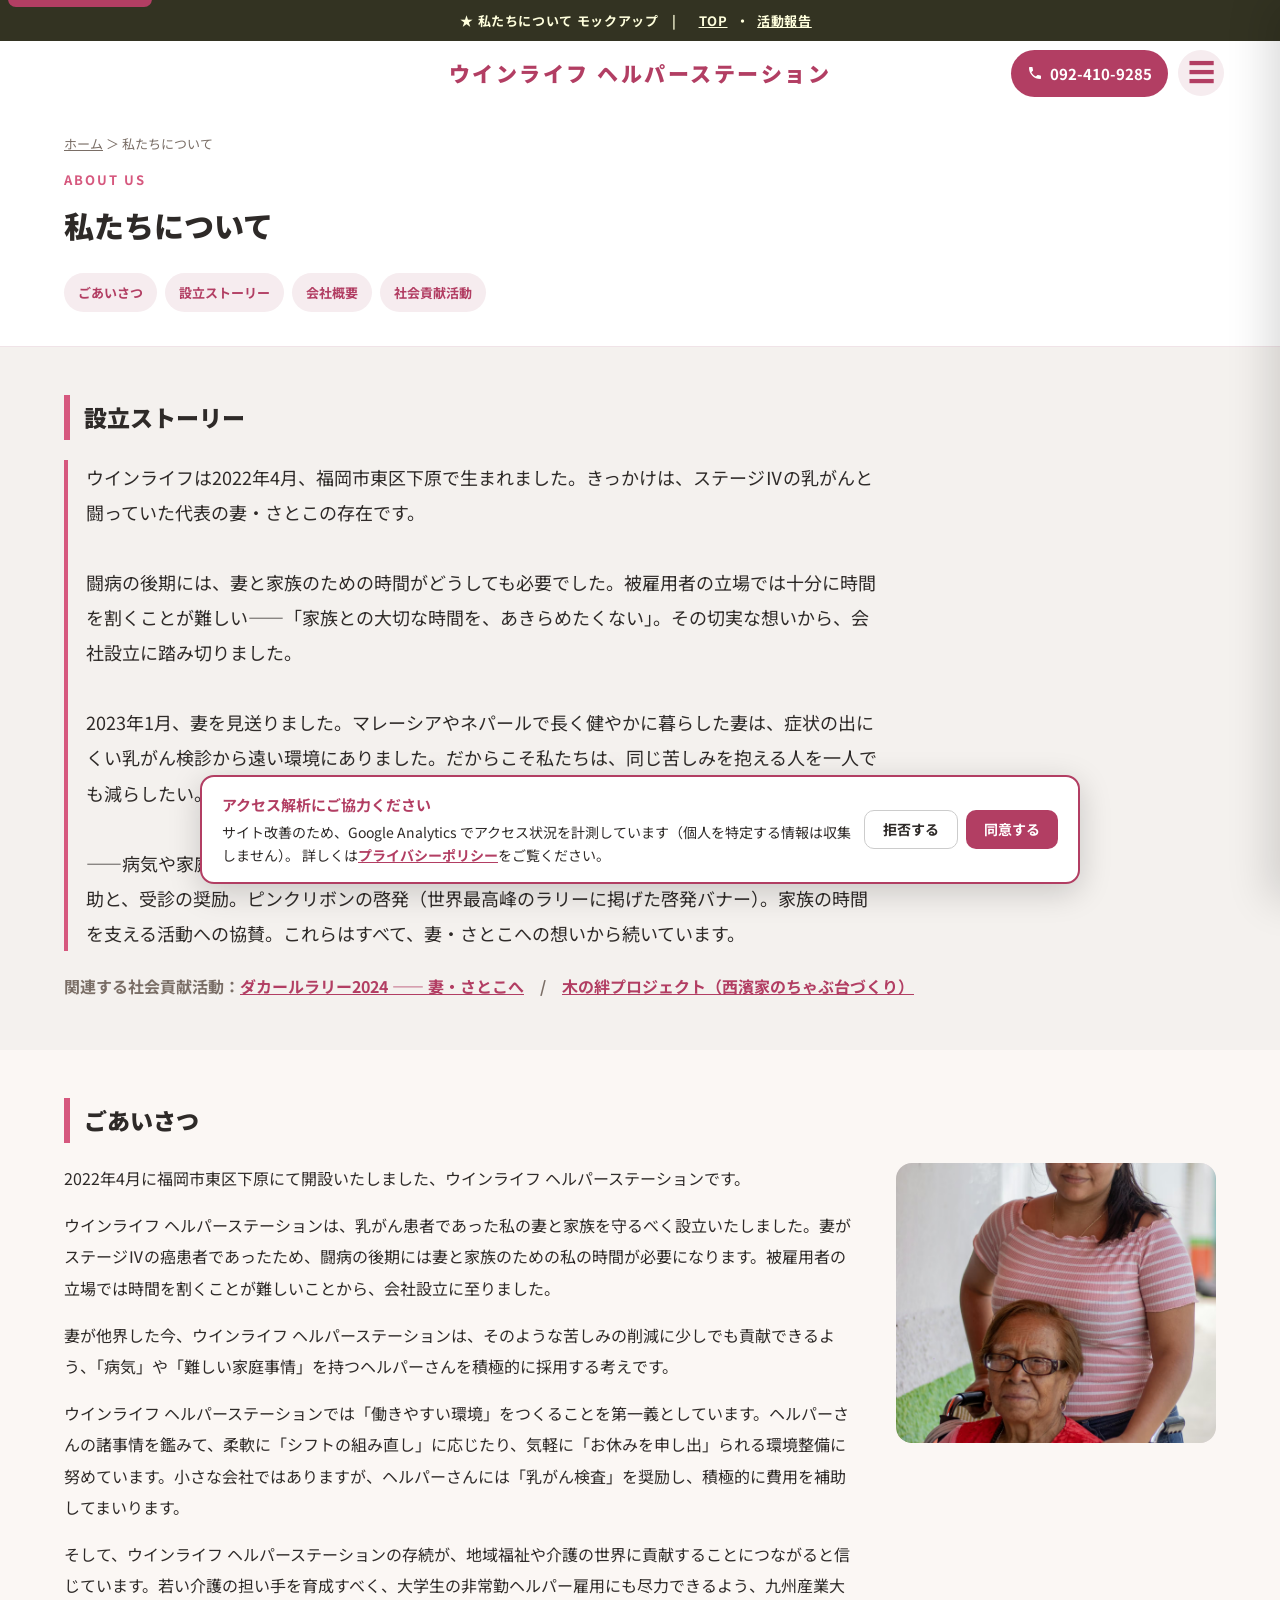
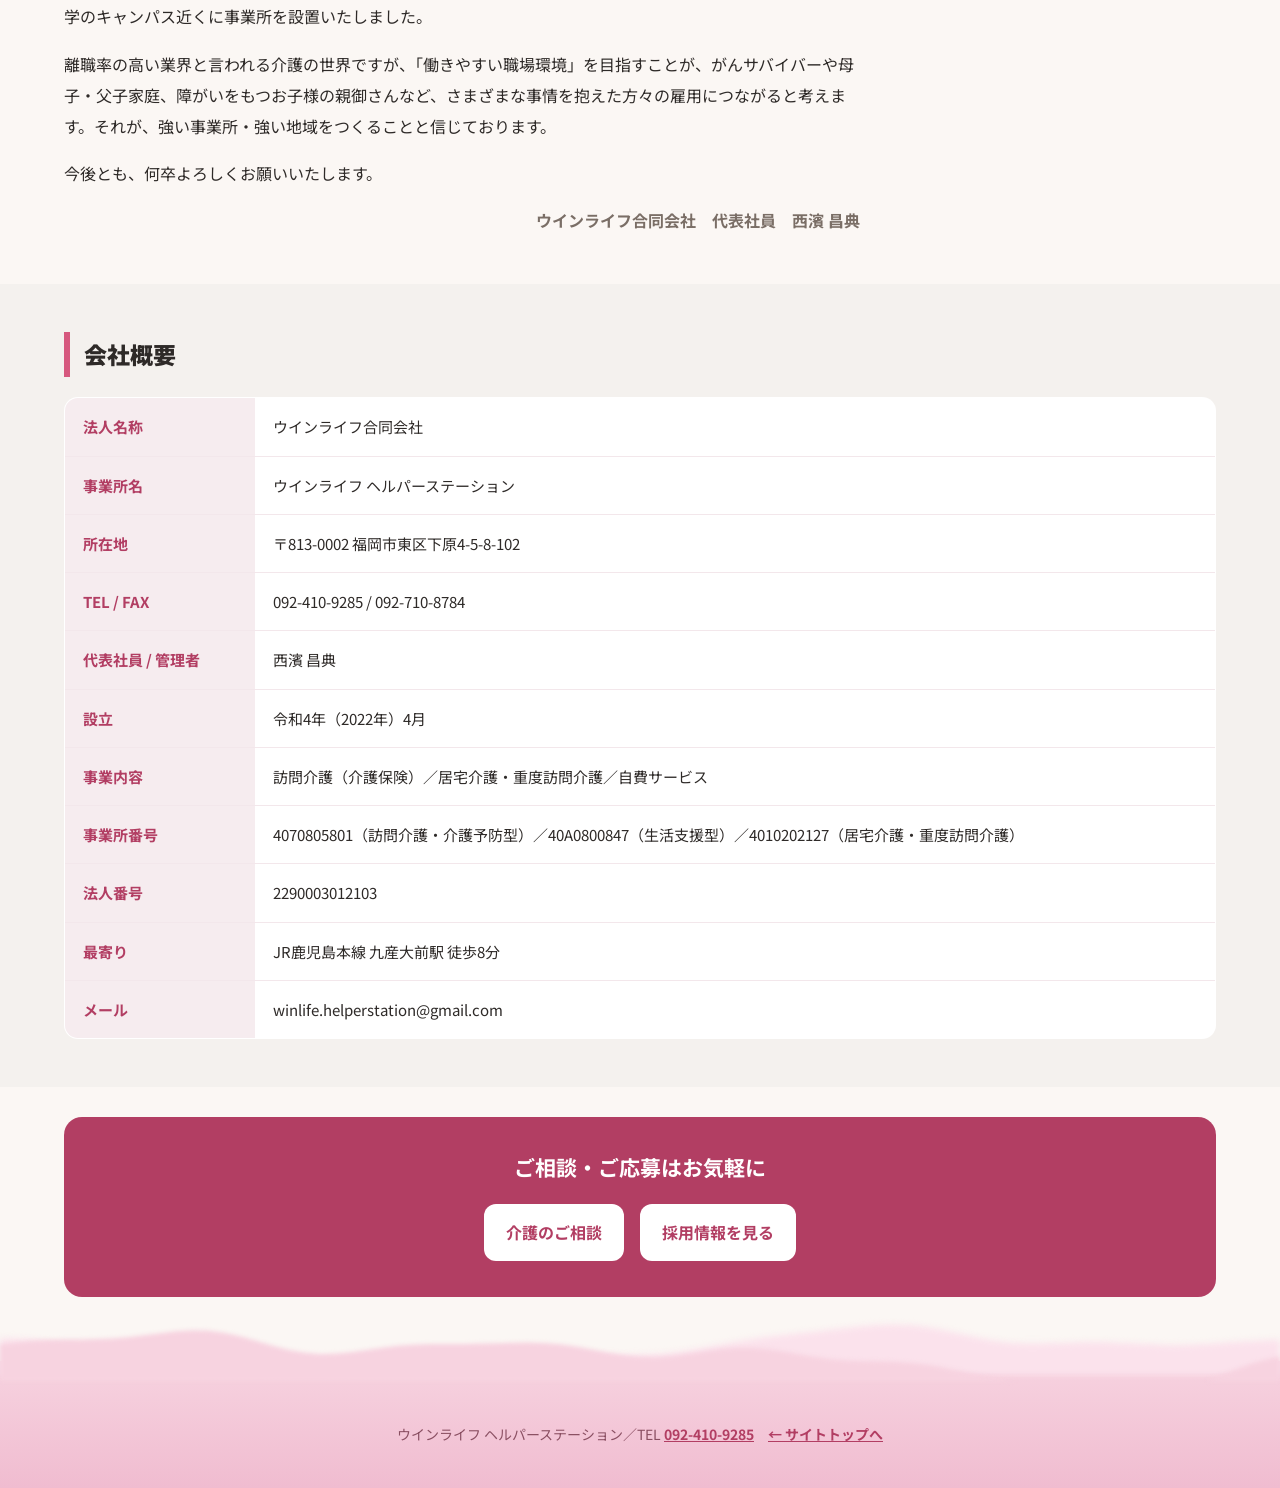
<file: about.html>
<!DOCTYPE html>
<html lang="ja">
<head>
<meta charset="UTF-8">
<meta name="viewport" content="width=device-width, initial-scale=1.0">
<title>私たちについて｜ウインライフ ヘルパーステーション（モックアップ）</title>
<meta name="description" content="設立ストーリー・ごあいさつ・会社概要。ステージⅣの乳がんと闘った代表の妻・さとことの時間を守るために生まれた事業所です。">
<meta property="og:type" content="website">
<meta property="og:site_name" content="ウインライフ ヘルパーステーション">
<meta property="og:title" content="私たちについて｜ウインライフ ヘルパーステーション">
<meta property="og:description" content="設立ストーリー・ごあいさつ・会社概要。ステージⅣの乳がんと闘った代表の妻・さとことの時間を守るために生まれた事業所です。">
<meta property="og:url" content="https://kantanagasawa93.github.io/winlife-helper-mockup/about.html">
<meta property="og:image" content="https://kantanagasawa93.github.io/winlife-helper-mockup/assets/ogp/about.png">
<meta property="og:image:width" content="1200">
<meta property="og:image:height" content="630">
<meta property="og:image:alt" content="私たちについて｜妻を看取って、わかったこと。">
<meta name="twitter:card" content="summary_large_image">
<link rel="icon" href="assets/favicon.svg" type="image/svg+xml">
<link rel="stylesheet" href="assets/common.css">
<script src="assets/analytics.js" defer></script>
<link rel="preconnect" href="https://fonts.googleapis.com">
<link href="https://fonts.googleapis.com/css2?family=Noto+Sans+JP:wght@400;500;700;900&display=swap" rel="stylesheet">
<style>
body{font-family:"Noto Sans JP",sans-serif;color:var(--ink);background:var(--base);line-height:1.95;font-size:16px;-webkit-font-smoothing:antialiased}
.wrap{width:100%;max-width:1280px;margin:0 auto;padding:0 clamp(20px,5vw,72px)}
.narrow{max-width:820px}
.lphead{position:sticky;top:0;z-index:50;background:#fff;border-bottom:1px solid #f0e3e7}
.lphead .row{width:100%;max-width:1280px;margin:0 auto;padding:0 clamp(20px,5vw,72px);display:flex;align-items:center;justify-content:space-between;height:58px}
.lphead .logo{font-weight:900;color:var(--rose-deep);font-size:15px;text-decoration:none;white-space:nowrap}
.lphead .right{display:flex;align-items:center;gap:14px}
.lphead .back{font-size:13px;color:var(--greige);text-decoration:none;font-weight:600}
.lphead .htel{background:var(--rose-deep);color:#fff;padding:8px 14px;border-radius:999px;font-weight:700;font-size:14px;text-decoration:none;white-space:nowrap}
@media(max-width:600px){ .lphead .logo{font-size:13px} .lphead .back{display:none} .lphead .htel{font-size:13px;padding:7px 11px} }
.ptitle{background:#fff;border-bottom:1px solid #f0e3e7;margin-top:-64px;padding:90px 0 34px}
.crumb{font-size:13px;color:var(--greige);margin-bottom:10px}
.ptitle h1{font-size:30px;font-weight:900}
.ptitle h1 .en{display:block;font-size:13px;font-weight:700;color:var(--rose);letter-spacing:.15em;margin-bottom:4px}
.tabs{display:flex;flex-wrap:wrap;gap:8px;margin-top:18px}
.tabs a{font-size:13px;font-weight:700;text-decoration:none;background:var(--tint);color:var(--rose-deep);padding:7px 14px;border-radius:999px}
.tabs a:hover{background:var(--rose-deep);color:#fff}
.sec{padding:48px 0}
.sec h2{font-size:23px;font-weight:900;padding-left:14px;border-left:6px solid var(--rose);margin-bottom:20px}
.greeting{display:grid;grid-template-columns:1fr 320px;gap:36px;align-items:start}
@media(max-width:820px){ .greeting{grid-template-columns:1fr} }
.greeting p{margin-bottom:16px}
.greeting .sign{text-align:right;color:var(--greige);font-weight:700;margin-top:10px}
.ph{background:repeating-linear-gradient(45deg,#efe3e6,#efe3e6 12px,#f6ecef 12px,#f6ecef 24px);border:1px dashed #d8b9c3;border-radius:16px;min-height:280px;display:flex;align-items:center;justify-content:center;color:#b08;font-weight:700;font-size:13px;text-align:center;padding:16px}
.story{background:var(--neutral)}
.story blockquote{font-size:18px;border-left:4px solid var(--rose);padding-left:18px;max-width:820px}
.company{width:100%;border-collapse:collapse;background:#fff;border:1px solid #eedde2;border-radius:14px;overflow:hidden}
.company th,.company td{text-align:left;padding:14px 18px;border-bottom:1px solid #f3e7eb;font-size:15px;vertical-align:top}
.company th{background:var(--tint);color:var(--rose-deep);white-space:nowrap;width:190px}
.company tr:last-child th,.company tr:last-child td{border-bottom:0}
@media(max-width:600px){ .company,.company tbody,.company tr,.company th,.company td{display:block;width:auto} .company th{border-bottom:0} }
.cta{background:var(--rose-deep);color:#fff;border-radius:18px;padding:30px;text-align:center;margin:30px 0 44px}
.cta h2{color:#fff;border:0;padding:0;font-size:21px;margin-bottom:10px}
.btn{display:inline-flex;align-items:center;gap:8px;background:#fff;color:var(--rose-deep);text-decoration:none;font-weight:700;padding:13px 22px;border-radius:12px;margin:6px}
/* 写真差し込み */
.ph.hasimg,.heroimg.hasimg{position:relative;padding:0;border:0;overflow:hidden}
.ph img,.heroimg img{position:absolute;inset:0;width:100%;height:100%;object-fit:cover}

</style>
</head>
<body>
<a href="#story" class="skiplink">本文へスキップ</a>
<div class="mocknote">★ 私たちについて モックアップ　|　<a href="top.html">TOP</a>・<a href="news.html">活動報告</a></div>
<div class="nav" id="nav">
  <div class="navbar"><div class="row">
    <span class="navspacer"></span>
    <a class="logo" href="top.html">ウインライフ ヘルパーステーション</a>
    <div class="navtop-right">
      <a class="htel" href="tel:0924109285"><svg class="ico-tel" viewBox="0 0 24 24" fill="currentColor" aria-hidden="true"><path d="M6.6 10.8c1.4 2.8 3.8 5.1 6.6 6.6l2.2-2.2c.3-.3.7-.4 1-.2 1.1.4 2.3.6 3.6.6.6 0 1 .4 1 1V20c0 .6-.4 1-1 1C10.6 21 3 13.4 3 4c0-.6.4-1 1-1h3.5c.6 0 1 .4 1 1 0 1.2.2 2.4.6 3.6.1.4 0 .8-.3 1l-2.2 2.2z"/></svg><span>092-410-9285</span></a>
      <button class="navtoggle" id="navtoggle" aria-label="メニュー">☰</button>
    </div>
  </div></div>
  <ul class="menu">
    <li><a href="top.html">トップ</a></li>
    <li class="has-sub"><a href="about.html">私たちについて</a><ul class="submenu"><li><a href="about.html#greeting">ごあいさつ</a></li><li><a href="about.html#company">会社概要</a></li><li><a href="about.html#story">設立ストーリー</a></li><li><a href="news.html">社会貢献活動</a></li></ul></li>
    <li class="has-sub"><a href="service-homon.html">サービス</a><ul class="submenu"><li><a href="service-homon.html">訪問介護（介護保険）</a></li><li><a href="service-kyotaku.html">居宅介護・重度訪問介護</a></li><li><a href="service-jihi.html">自費サービス</a></li><li><a href="top.html#flow">ご利用の流れ</a></li><li><a href="info-disclosure.html#juyo">重要事項説明書</a></li></ul></li>
    <li class="has-sub"><a class="hot" href="recruit-lp.html">採用情報</a><ul class="submenu"><li><a href="recruit-lp.html">募集要項</a></li><li><a href="recruit-lp.html#benefits">福利厚生・補助制度</a></li><li><a href="recruit-lp.html">研修・資格支援</a></li><li><a href="recruit-lp.html">働く環境の透明性</a></li></ul></li>
    <li class="has-sub"><a href="news.html">お知らせ</a><ul class="submenu"><li><a href="news.html">お知らせ</a></li><li><a href="news.html">活動報告</a></li><li><a href="news.html">決算・運営報告</a></li><li><a href="news.html">立ち上げ日記（2022）</a></li></ul></li>
    <li class="has-sub"><a href="info-disclosure.html">情報公開</a><ul class="submenu"><li><a href="info-disclosure.html#unei">運営規程</a></li><li><a href="info-disclosure.html#juyo">重要事項説明書</a></li><li><a href="info-disclosure.html#shishin">各種指針・規程</a></li><li><a href="info-disclosure.html#kessan">決算報告（2022〜2025）</a></li></ul></li>
    <li><a href="contact.html">お問い合わせ</a></li>
    <li class="telitem"><a class="navtel" href="tel:0924109285"><svg class="ico-tel" viewBox="0 0 24 24" fill="currentColor" aria-hidden="true"><path d="M6.6 10.8c1.4 2.8 3.8 5.1 6.6 6.6l2.2-2.2c.3-.3.7-.4 1-.2 1.1.4 2.3.6 3.6.6.6 0 1 .4 1 1V20c0 .6-.4 1-1 1C10.6 21 3 13.4 3 4c0-.6.4-1 1-1h3.5c.6 0 1 .4 1 1 0 1.2.2 2.4.6 3.6.1.4 0 .8-.3 1l-2.2 2.2z"/></svg> 092-410-9285</a></li>
  </ul>
</div>

<section class="ptitle"><div class="wrap">
  <div class="crumb"><a href="top.html">ホーム</a> ＞ 私たちについて</div>
  <h1><span class="en">ABOUT US</span>私たちについて</h1>
  <div class="tabs">
    <a href="#greeting">ごあいさつ</a>
    <a href="#story">設立ストーリー</a>
    <a href="#company">会社概要</a>
    <a href="news.html">社会貢献活動</a>
  </div>
</div></section>

<!-- 設立ストーリー -->
<section id="story" class="story sec" role="main"><div class="wrap">
  <h2>設立ストーリー</h2>
  <blockquote>
    ウインライフは2022年4月、福岡市東区下原で生まれました。きっかけは、ステージⅣの乳がんと闘っていた代表の妻・さとこの存在です。<br><br>
    闘病の後期には、妻と家族のための時間がどうしても必要でした。被雇用者の立場では十分に時間を割くことが難しい――「家族との大切な時間を、あきらめたくない」。その切実な想いから、会社設立に踏み切りました。<br><br>
    2023年1月、妻を見送りました。マレーシアやネパールで長く健やかに暮らした妻は、症状の出にくい乳がん検診から遠い環境にありました。だからこそ私たちは、同じ苦しみを抱える人を一人でも減らしたい。妻の遺した願いを、事業所の活動として受け継いでいます。<br><br>
    ――病気や家庭の事情を抱える方が働き続けられる職場づくり。ヘルパーへの乳がん検診の全額補助と、受診の奨励。ピンクリボンの啓発（世界最高峰のラリーに掲げた啓発バナー）。家族の時間を支える活動への協賛。これらはすべて、妻・さとこへの想いから続いています。
  </blockquote>
  <p style="margin-top:20px;font-weight:700;color:var(--greige)">関連する社会貢献活動：<a style="color:var(--rose-deep)" href="news-article.html?id=dakar2024">ダカールラリー2024 ―― 妻・さとこへ</a>　/　<a style="color:var(--rose-deep)" href="news-article.html?id=tenomori">木の絆プロジェクト（西濱家のちゃぶ台づくり）</a></p>
</div></section>

<!-- ごあいさつ（全文） -->
<section id="greeting" class="sec"><div class="wrap">
  <h2>ごあいさつ</h2>
  <div class="greeting">
    <div>
      <p>2022年4月に福岡市東区下原にて開設いたしました、ウインライフ ヘルパーステーションです。</p>
      <p>ウインライフ ヘルパーステーションは、乳がん患者であった私の妻と家族を守るべく設立いたしました。妻がステージⅣの癌患者であったため、闘病の後期には妻と家族のための私の時間が必要になります。被雇用者の立場では時間を割くことが難しいことから、会社設立に至りました。</p>
      <p>妻が他界した今、ウインライフ ヘルパーステーションは、そのような苦しみの削減に少しでも貢献できるよう、「病気」や「難しい家庭事情」を持つヘルパーさんを積極的に採用する考えです。</p>
      <p>ウインライフ ヘルパーステーションでは「働きやすい環境」をつくることを第一義としています。ヘルパーさんの諸事情を鑑みて、柔軟に「シフトの組み直し」に応じたり、気軽に「お休みを申し出」られる環境整備に努めています。小さな会社ではありますが、ヘルパーさんには「乳がん検査」を奨励し、積極的に費用を補助してまいります。</p>
      <p>そして、ウインライフ ヘルパーステーションの存続が、地域福祉や介護の世界に貢献することにつながると信じています。若い介護の担い手を育成すべく、大学生の非常勤ヘルパー雇用にも尽力できるよう、九州産業大学のキャンパス近くに事業所を設置いたしました。</p>
      <p>離職率の高い業界と言われる介護の世界ですが、「働きやすい職場環境」を目指すことが、がんサバイバーや母子・父子家庭、障がいをもつお子様の親御さんなど、さまざまな事情を抱えた方々の雇用につながると考えます。それが、強い事業所・強い地域をつくることと信じております。</p>
      <p>今後とも、何卒よろしくお願いいたします。</p>
      <div class="sign">ウインライフ合同会社　代表社員　西濱 昌典</div>
    </div>
    <div class="ph hasimg"><picture><source srcset="assets/img/p16810647.avif" type="image/avif"><source srcset="assets/img/p16810647.webp" type="image/webp"><img src="assets/img/p16810647.jpg" alt="代表 西濱昌典" width="1400" height="2100" loading="lazy" decoding="async"></picture></div>
  </div>
</div></section>

<!-- 会社概要 -->
<section id="company" class="sec" style="background:var(--neutral)"><div class="wrap">
  <h2>会社概要</h2>
  <table class="company"><tbody>
    <tr><th>法人名称</th><td>ウインライフ合同会社</td></tr>
    <tr><th>事業所名</th><td>ウインライフ ヘルパーステーション</td></tr>
    <tr><th>所在地</th><td>〒813-0002 福岡市東区下原4-5-8-102</td></tr>
    <tr><th>TEL / FAX</th><td>092-410-9285 / 092-710-8784</td></tr>
    <tr><th>代表社員 / 管理者</th><td>西濱 昌典</td></tr>
    <tr><th>設立</th><td>令和4年（2022年）4月</td></tr>
    <tr><th>事業内容</th><td>訪問介護（介護保険）／居宅介護・重度訪問介護／自費サービス</td></tr>
    <tr><th>事業所番号</th><td>4070805801（訪問介護・介護予防型）／40A0800847（生活支援型）／4010202127（居宅介護・重度訪問介護）</td></tr>
    <tr><th>法人番号</th><td>2290003012103</td></tr>
    <tr><th>最寄り</th><td>JR鹿児島本線 九産大前駅 徒歩8分</td></tr>
    <tr><th>メール</th><td>winlife.helperstation@gmail.com</td></tr>
  </tbody></table>
</div></section>

<div class="wrap"><div class="cta">
  <h2>ご相談・ご応募はお気軽に</h2>
  <a class="btn" href="contact.html">介護のご相談</a>
  <a class="btn" href="recruit-lp.html">採用情報を見る</a>
</div></div>

<footer>ウインライフ ヘルパーステーション／TEL <a href="tel:0924109285">092-410-9285</a>　<a href="top.html">← サイトトップへ</a></footer>
<script>
(function(){var nav=document.getElementById('nav'),tg=document.getElementById('navtoggle');if(!nav||!tg)return;
tg.addEventListener('click',function(){var o=nav.classList.toggle('open');tg.textContent=o?'\u2715':'\u2630';});
nav.querySelectorAll('.menu a').forEach(function(a){a.addEventListener('click',function(){nav.classList.remove('open');tg.textContent='\u2630';});});})();
</script>
</body>
</html>
</file>
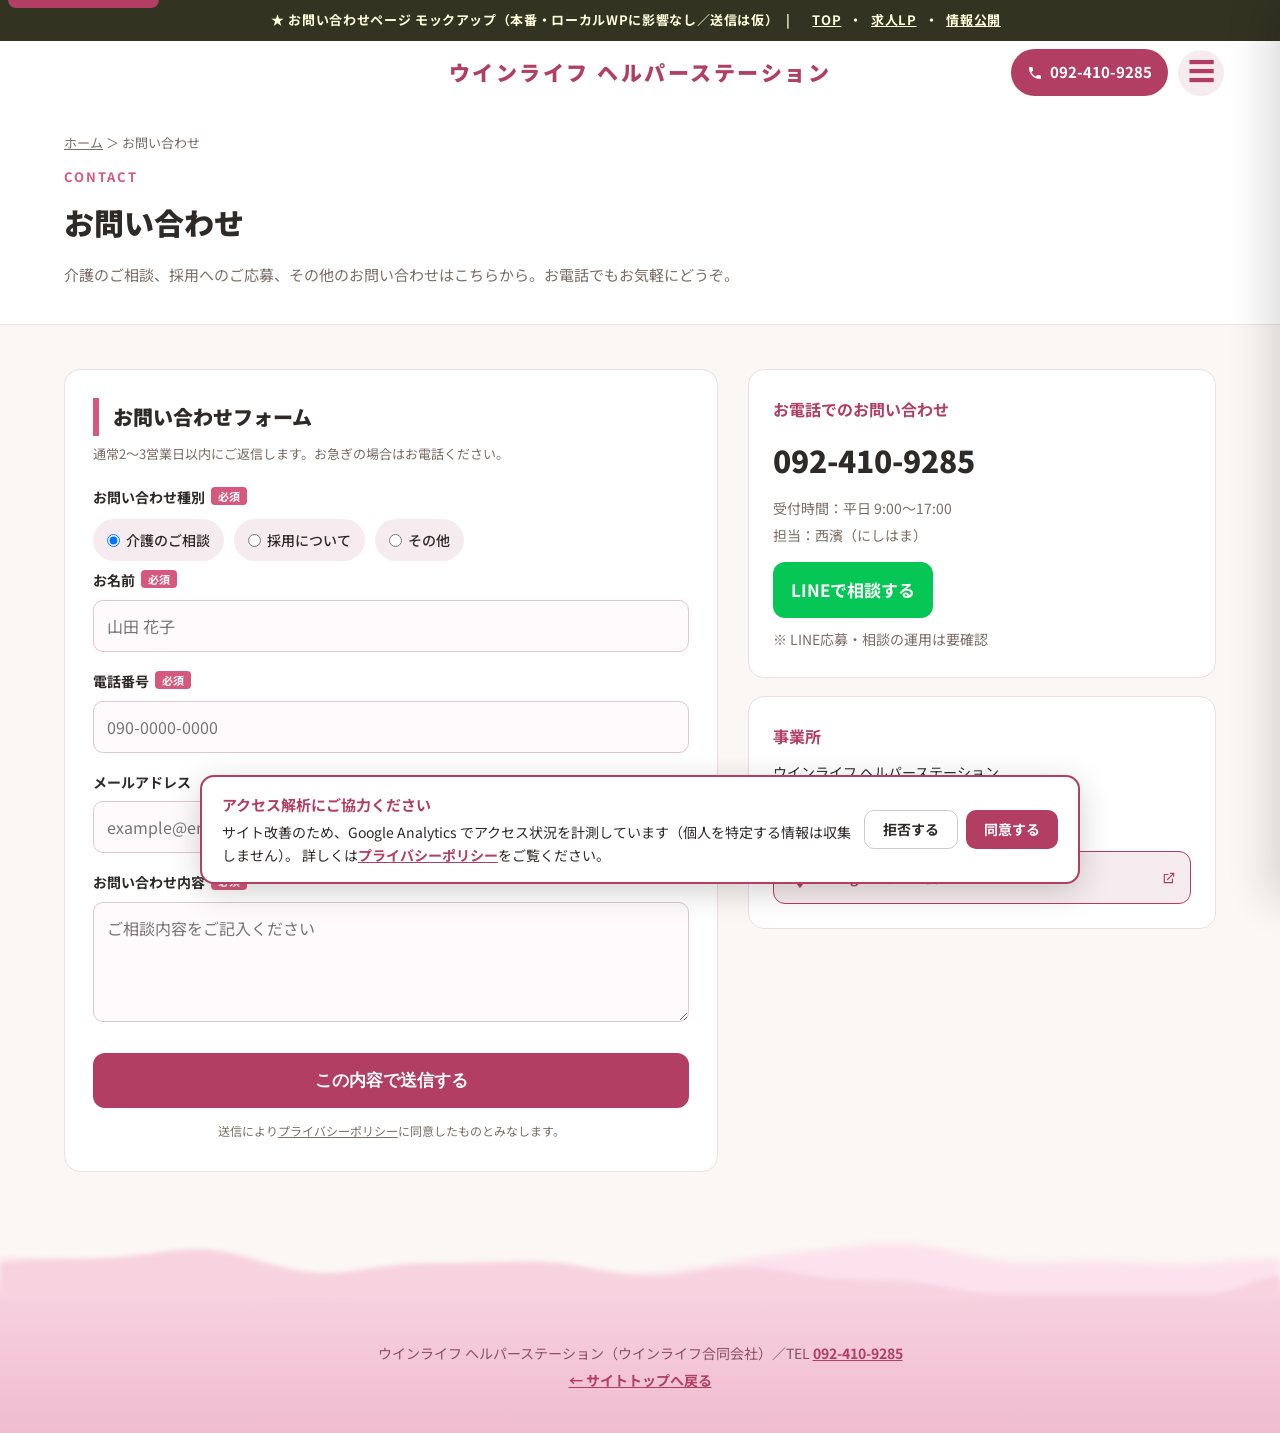
<file: contact.html>
<!DOCTYPE html>
<html lang="ja">
<head>
<meta charset="UTF-8">
<meta name="viewport" content="width=device-width, initial-scale=1.0">
<title>お問い合わせ｜ウインライフ ヘルパーステーション（モックアップ）</title>
<meta name="description" content="介護のご相談・採用のお問い合わせ。TEL 092-410-9285。">
<meta property="og:type" content="website">
<meta property="og:site_name" content="ウインライフ ヘルパーステーション">
<meta property="og:title" content="お問い合わせ｜ウインライフ ヘルパーステーション">
<meta property="og:description" content="介護のご相談・採用のお問い合わせ。TEL 092-410-9285。">
<meta property="og:url" content="https://kantanagasawa93.github.io/winlife-helper-mockup/contact.html">
<meta property="og:image" content="https://kantanagasawa93.github.io/winlife-helper-mockup/assets/ogp/contact.png">
<meta property="og:image:width" content="1200">
<meta property="og:image:height" content="630">
<meta property="og:image:alt" content="お問い合わせ｜ウインライフ ヘルパーステーション">
<meta name="twitter:card" content="summary_large_image">
<link rel="icon" href="assets/favicon.svg" type="image/svg+xml">
<link rel="stylesheet" href="assets/common.css">
<script src="assets/analytics.js" defer></script>
<link rel="preconnect" href="https://fonts.googleapis.com">
<link href="https://fonts.googleapis.com/css2?family=Noto+Sans+JP:wght@400;500;700;900&display=swap" rel="stylesheet">
<style>
.wrap{width:100%;max-width:1280px;margin:0 auto;padding:0 clamp(20px,5vw,72px)}
.lphead{position:sticky;top:0;z-index:50;background:#fff;border-bottom:1px solid #f0e3e7}
.lphead .row{width:100%;max-width:1280px;margin:0 auto;padding:0 clamp(20px,5vw,72px);display:flex;align-items:center;justify-content:space-between;height:58px}
.lphead .logo{font-weight:900;color:var(--rose-deep);font-size:15px;text-decoration:none;white-space:nowrap}
.lphead .right{display:flex;align-items:center;gap:14px}
.lphead .back{font-size:13px;color:var(--greige);text-decoration:none;font-weight:600}
.lphead .htel{background:var(--rose-deep);color:#fff;padding:8px 14px;border-radius:999px;font-weight:700;font-size:14px;text-decoration:none;white-space:nowrap}
@media(max-width:600px){ .lphead .logo{font-size:13px} .lphead .back{display:none} .lphead .htel{font-size:13px;padding:7px 11px} }

.ptitle{background:#fff;border-bottom:1px solid #f0e3e7;margin-top:-64px;padding:90px 0 34px}
.crumb{font-size:13px;color:var(--greige);margin-bottom:10px}
.ptitle h1{font-size:30px;font-weight:900}
.ptitle h1 .en{display:block;font-size:13px;font-weight:700;color:var(--rose);letter-spacing:.15em;margin-bottom:4px}
.ptitle p{color:var(--greige);margin-top:10px;font-size:15px}

.cols{display:grid;grid-template-columns:1.4fr 1fr;gap:30px;padding:44px 0}
@media(max-width:820px){ .cols{grid-template-columns:1fr} }

/* 電話などの即時導線 */
.quick{background:#fff;border:1px solid #eedde2;border-radius:16px;padding:24px;margin-bottom:18px}
.quick h3{font-size:16px;color:var(--rose-deep);margin-bottom:8px}
.bigtel{font-size:30px;font-weight:900;color:var(--ink);text-decoration:none;display:inline-block}
.bigtel small{font-size:14px;color:var(--greige);font-weight:500}
.hours{font-size:14px;color:var(--greige);margin-top:6px}
.linebtn{display:inline-flex;align-items:center;gap:8px;background:#06C755;color:#fff;text-decoration:none;font-weight:700;padding:12px 18px;border-radius:12px;margin-top:14px}

/* form */
.formcard{background:#fff;border:1px solid #eedde2;border-radius:16px;padding:28px}
.formcard h2{font-size:20px;font-weight:900;padding-left:14px;border-left:6px solid var(--rose);margin-bottom:6px}
.formcard .note{color:var(--greige);font-size:13px;margin-bottom:18px}
.field{margin-bottom:16px}
.field label{display:block;font-weight:700;font-size:14px;margin-bottom:6px}
.field .req{color:#fff;background:var(--rose);font-size:11px;padding:1px 7px;border-radius:4px;margin-left:6px;vertical-align:2px}
.field input,.field select,.field textarea{width:100%;padding:13px;border:1px solid #e3c6cf;border-radius:10px;font-size:16px;font-family:inherit;background:#fffafc}
.field textarea{min-height:120px;resize:vertical}
.field input:focus,.field select:focus,.field textarea:focus{outline:2px solid var(--rose);border-color:var(--rose)}
.radios{display:flex;flex-wrap:wrap;gap:10px}
.radios label{display:inline-flex;align-items:center;gap:6px;font-weight:500;background:var(--tint);padding:8px 14px;border-radius:999px;cursor:pointer;font-size:14px;white-space:nowrap;flex:0 0 auto}
.submit{width:100%;background:var(--rose-deep);color:#fff;border:0;border-radius:12px;padding:16px;font-size:17px;font-weight:700;cursor:pointer;margin-top:6px;transition:transform .15s ease,filter .2s ease}
.submit:hover{transform:translateY(-2px);filter:brightness(1.05)}
.privacy{font-size:12px;color:var(--greige);margin-top:12px;text-align:center}

</style>
</head>
<body>
<a href="#main" class="skiplink">本文へスキップ</a>
<div class="mocknote">★ お問い合わせページ モックアップ（本番・ローカルWPに影響なし／送信は仮）　|　<a href="top.html">TOP</a>・<a href="recruit-lp.html">求人LP</a>・<a href="info-disclosure.html">情報公開</a></div>

<div class="nav" id="nav">
  <div class="navbar"><div class="row">
    <span class="navspacer"></span>
    <a class="logo" href="top.html">ウインライフ ヘルパーステーション</a>
    <div class="navtop-right">
      <a class="htel" href="tel:0924109285"><svg class="ico-tel" viewBox="0 0 24 24" fill="currentColor" aria-hidden="true"><path d="M6.6 10.8c1.4 2.8 3.8 5.1 6.6 6.6l2.2-2.2c.3-.3.7-.4 1-.2 1.1.4 2.3.6 3.6.6.6 0 1 .4 1 1V20c0 .6-.4 1-1 1C10.6 21 3 13.4 3 4c0-.6.4-1 1-1h3.5c.6 0 1 .4 1 1 0 1.2.2 2.4.6 3.6.1.4 0 .8-.3 1l-2.2 2.2z"/></svg><span>092-410-9285</span></a>
      <button class="navtoggle" id="navtoggle" aria-label="メニュー">☰</button>
    </div>
  </div></div>
  <ul class="menu">
    <li><a href="top.html">トップ</a></li>
    <li class="has-sub"><a href="about.html">私たちについて</a><ul class="submenu"><li><a href="about.html#greeting">ごあいさつ</a></li><li><a href="about.html#company">会社概要</a></li><li><a href="about.html#story">設立ストーリー</a></li><li><a href="news.html">社会貢献活動</a></li></ul></li>
    <li class="has-sub"><a href="service-homon.html">サービス</a><ul class="submenu"><li><a href="service-homon.html">訪問介護（介護保険）</a></li><li><a href="service-kyotaku.html">居宅介護・重度訪問介護</a></li><li><a href="service-jihi.html">自費サービス</a></li><li><a href="top.html#flow">ご利用の流れ</a></li><li><a href="info-disclosure.html#juyo">重要事項説明書</a></li></ul></li>
    <li class="has-sub"><a class="hot" href="recruit-lp.html">採用情報</a><ul class="submenu"><li><a href="recruit-lp.html">募集要項</a></li><li><a href="recruit-lp.html#benefits">福利厚生・補助制度</a></li><li><a href="recruit-lp.html">研修・資格支援</a></li><li><a href="recruit-lp.html">働く環境の透明性</a></li></ul></li>
    <li class="has-sub"><a href="news.html">お知らせ</a><ul class="submenu"><li><a href="news.html">お知らせ</a></li><li><a href="news.html">活動報告</a></li><li><a href="news.html">決算・運営報告</a></li><li><a href="news.html">立ち上げ日記（2022）</a></li></ul></li>
    <li class="has-sub"><a href="info-disclosure.html">情報公開</a><ul class="submenu"><li><a href="info-disclosure.html#unei">運営規程</a></li><li><a href="info-disclosure.html#juyo">重要事項説明書</a></li><li><a href="info-disclosure.html#shishin">各種指針・規程</a></li><li><a href="info-disclosure.html#kessan">決算報告（2022〜2025）</a></li></ul></li>
    <li><a href="contact.html">お問い合わせ</a></li>
    <li class="telitem"><a class="navtel" href="tel:0924109285"><svg class="ico-tel" viewBox="0 0 24 24" fill="currentColor" aria-hidden="true"><path d="M6.6 10.8c1.4 2.8 3.8 5.1 6.6 6.6l2.2-2.2c.3-.3.7-.4 1-.2 1.1.4 2.3.6 3.6.6.6 0 1 .4 1 1V20c0 .6-.4 1-1 1C10.6 21 3 13.4 3 4c0-.6.4-1 1-1h3.5c.6 0 1 .4 1 1 0 1.2.2 2.4.6 3.6.1.4 0 .8-.3 1l-2.2 2.2z"/></svg> 092-410-9285</a></li>
  </ul>
</div>

<section id="main" class="ptitle" role="main" tabindex="-1"><div class="wrap">
  <div class="crumb"><a href="top.html">ホーム</a> ＞ お問い合わせ</div>
  <h1><span class="en">CONTACT</span>お問い合わせ</h1>
  <p>介護のご相談、採用へのご応募、その他のお問い合わせはこちらから。お電話でもお気軽にどうぞ。</p>
</div></section>

<div class="wrap"><div class="cols">

  <!-- form -->
  <div class="formcard">
    <h2>お問い合わせフォーム</h2>
    <p class="note">通常2〜3営業日以内にご返信します。お急ぎの場合はお電話ください。</p>
    <form onsubmit="return false">
      <fieldset class="field" style="border:0;padding:0;margin:0">
        <legend style="display:block;font-size:14px;font-weight:700;margin-bottom:8px">お問い合わせ種別<span class="req">必須</span></legend>
        <div class="radios" role="radiogroup">
          <label><input type="radio" name="type" value="kaigo" checked> 介護のご相談</label>
          <label><input type="radio" name="type" value="saiyo"> 採用について</label>
          <label><input type="radio" name="type" value="other"> その他</label>
        </div>
      </fieldset>
      <div class="field"><label for="cf-name">お名前<span class="req">必須</span></label><input id="cf-name" name="name" type="text" autocomplete="name" required placeholder="山田 花子"></div>
      <div class="field"><label for="cf-tel">電話番号<span class="req">必須</span></label><input id="cf-tel" name="tel" type="tel" autocomplete="tel" required placeholder="090-0000-0000"></div>
      <div class="field"><label for="cf-email">メールアドレス</label><input id="cf-email" name="email" type="email" autocomplete="email" placeholder="example@email.com"></div>
      <div class="field"><label for="cf-msg">お問い合わせ内容<span class="req">必須</span></label><textarea id="cf-msg" name="message" required placeholder="ご相談内容をご記入ください"></textarea></div>
      <button class="submit" type="submit">この内容で送信する</button>
      <p class="privacy">送信により<a href="privacy.html">プライバシーポリシー</a>に同意したものとみなします。</p>
    </form>
  </div>

  <!-- side: quick contact -->
  <aside>
    <div class="quick">
      <h3>お電話でのお問い合わせ</h3>
      <a class="bigtel" href="tel:0924109285">092-410-9285</a>
      <div class="hours">受付時間：平日 9:00〜17:00<br>担当：西濱（にしはま）</div>
      <a class="linebtn" href="#">LINEで相談する</a>
      <p class="hours" style="margin-top:8px">※ LINE応募・相談の運用は要確認</p>
    </div>
    <div class="quick">
      <h3>事業所</h3>
      <div class="hours" style="color:var(--ink)">ウインライフ ヘルパーステーション<br>〒813-0002 福岡市東区下原4-5-8-102<br>JR九産大前駅 徒歩8分</div>
      <a href="https://www.google.com/maps/search/?api=1&query=%E7%A6%8F%E5%B2%A1%E7%9C%8C%E7%A6%8F%E5%B2%A1%E5%B8%82%E6%9D%B1%E5%8C%BA%E4%B8%8B%E5%8E%9F4-5-8-102" target="_blank" rel="noopener" style="display:flex;align-items:center;gap:10px;margin-top:12px;padding:12px 14px;background:#F6ECEF;border:1.5px solid #B23E63;border-radius:12px;text-decoration:none;color:#2E2A28">
        <svg viewBox="0 0 24 24" fill="currentColor" style="width:24px;height:24px;color:#B23E63;flex-shrink:0"><path d="M12 2C8.13 2 5 5.13 5 9c0 5.25 7 13 7 13s7-7.75 7-13c0-3.87-3.13-7-7-7zm0 9.5c-1.38 0-2.5-1.12-2.5-2.5s1.12-2.5 2.5-2.5 2.5 1.12 2.5 2.5-1.12 2.5-2.5 2.5z"/></svg>
        <span style="font-weight:700;font-size:14px;color:#B23E63">Googleマップで開く</span>
        <svg viewBox="0 0 24 24" fill="currentColor" style="width:14px;height:14px;color:#B23E63;margin-left:auto"><path d="M14 3h7v7h-2V6.4l-9.3 9.3-1.4-1.4L17.6 5H14V3zM5 5h6v2H5v12h12v-6h2v8H3V5h2z"/></svg>
      </a>
    </div>
  </aside>

</div></div>

<footer>
  ウインライフ ヘルパーステーション（ウインライフ合同会社）／TEL <a href="tel:0924109285">092-410-9285</a><br>
  <a href="top.html">← サイトトップへ戻る</a>
</footer>
<script>
(function(){var nav=document.getElementById('nav'),tg=document.getElementById('navtoggle');if(!nav||!tg)return;
tg.addEventListener('click',function(){var o=nav.classList.toggle('open');tg.textContent=o?'\u2715':'\u2630';});
nav.querySelectorAll('.menu a').forEach(function(a){a.addEventListener('click',function(){nav.classList.remove('open');tg.textContent='\u2630';});});})();
</script>
</body>
</html>
</file>
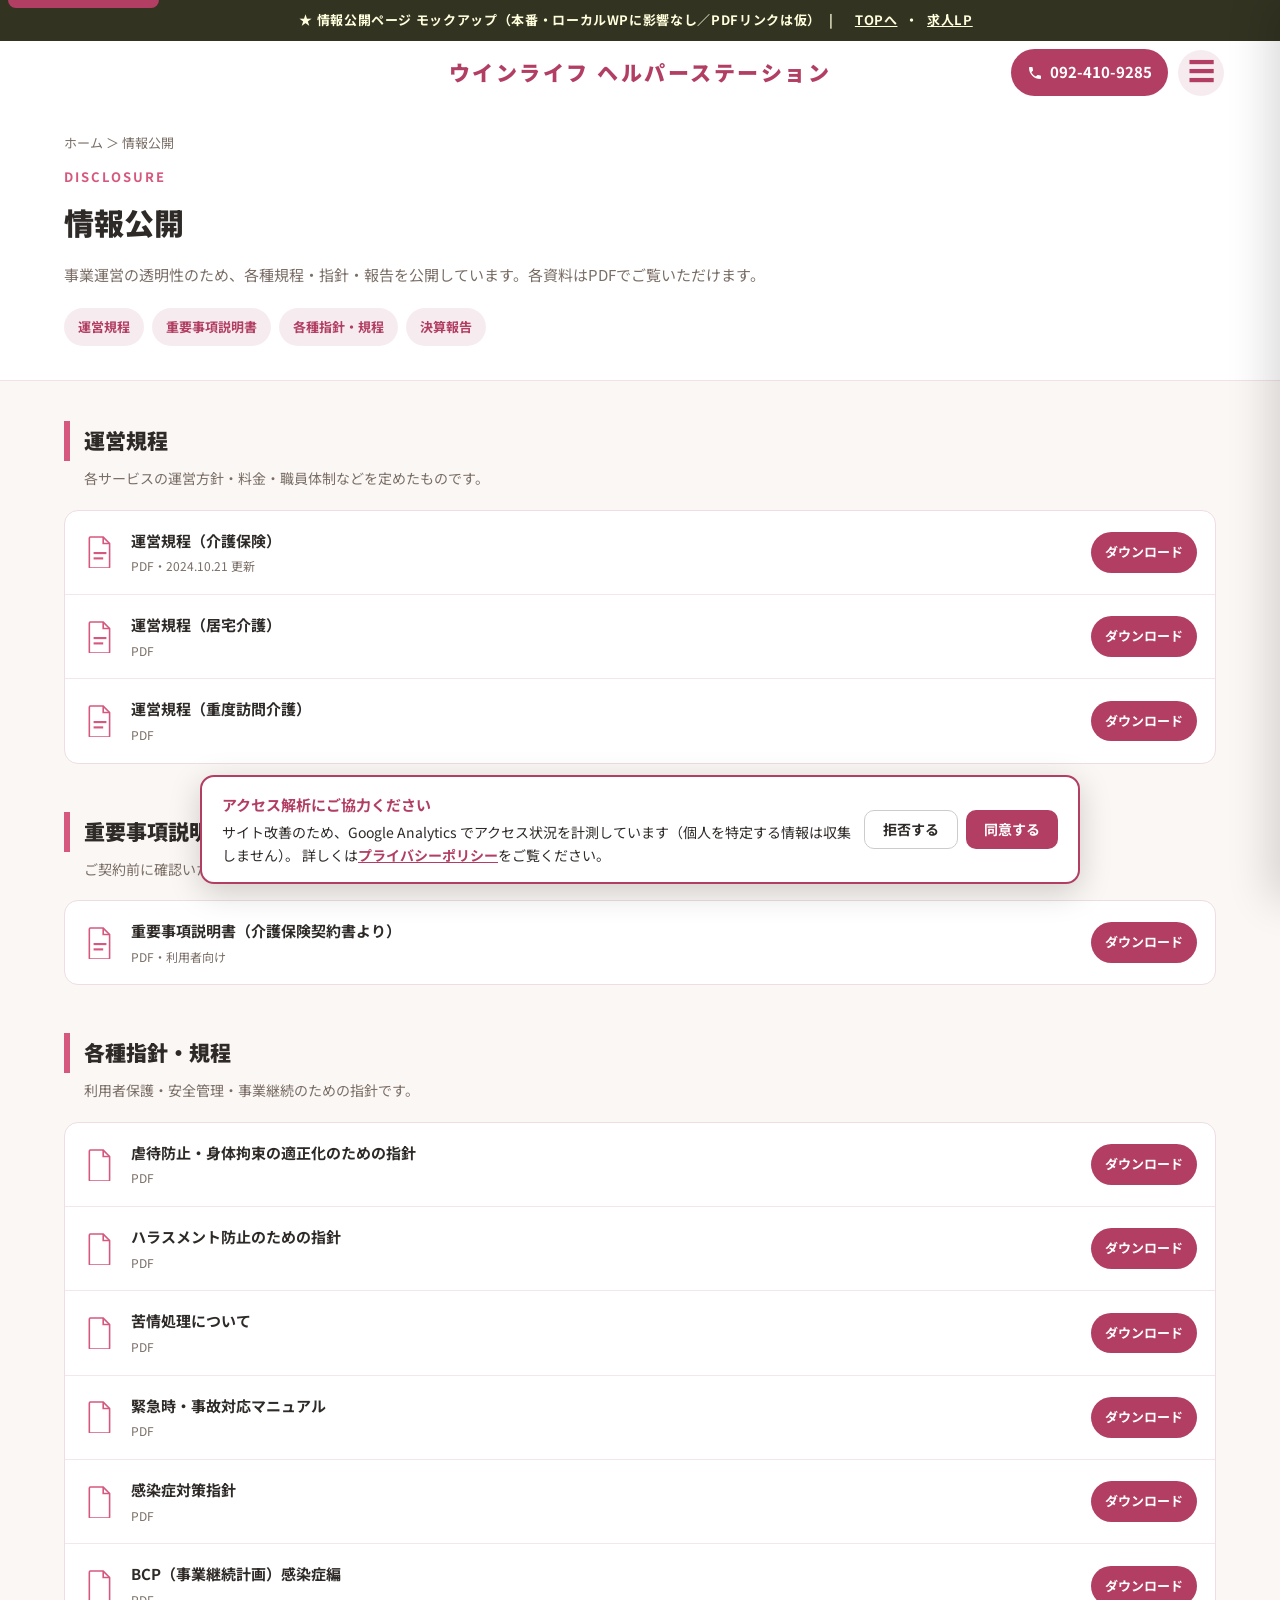
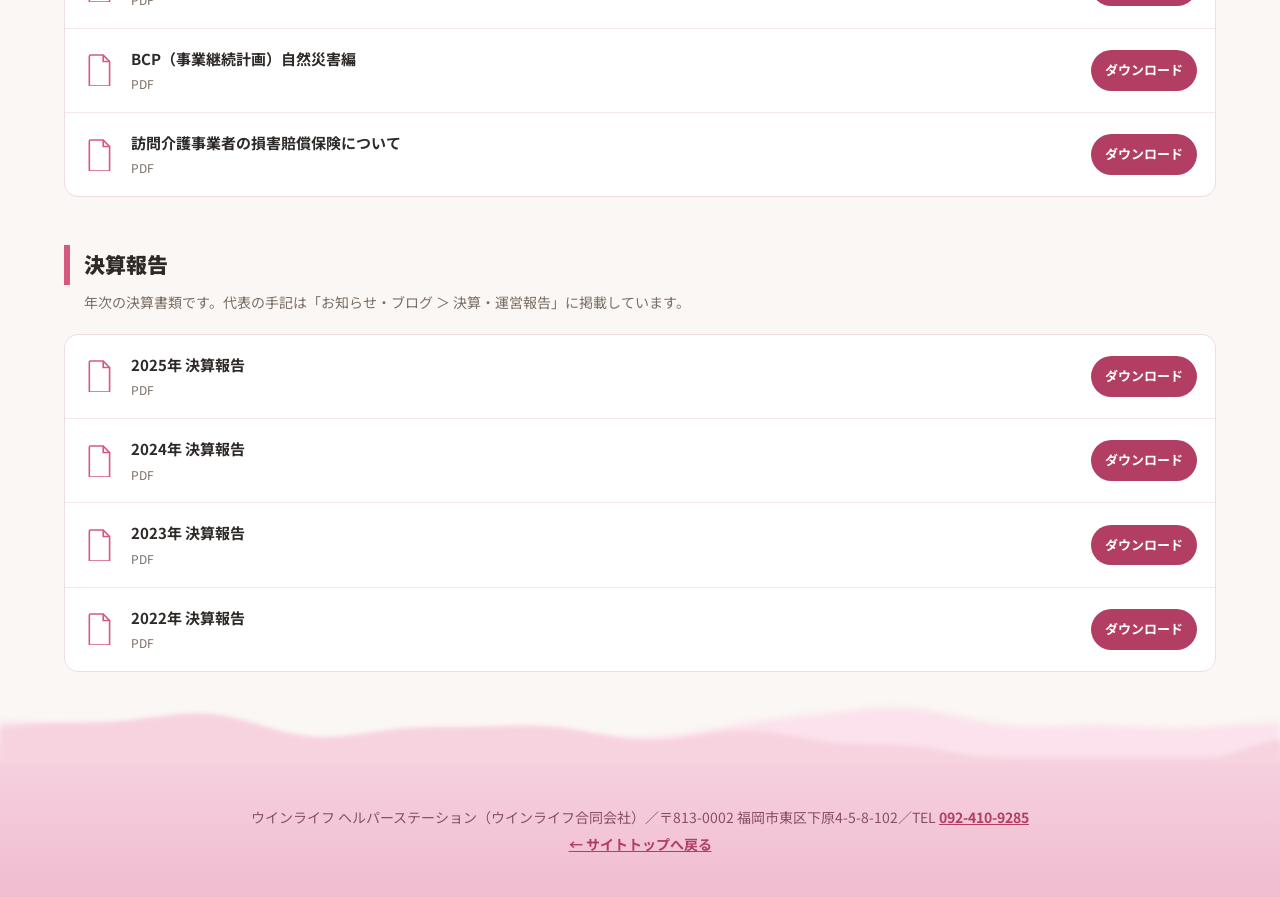
<file: info-disclosure.html>
<!DOCTYPE html>
<html lang="ja">
<head>
<meta charset="UTF-8">
<meta name="viewport" content="width=device-width, initial-scale=1.0">
<title>情報公開｜ウインライフ ヘルパーステーション（モックアップ）</title>
<meta name="description" content="運営規程・重要事項説明書・各種指針・決算報告（2022〜2025）を公開しています。">
<meta property="og:type" content="website">
<meta property="og:site_name" content="ウインライフ ヘルパーステーション">
<meta property="og:title" content="情報公開｜ウインライフ ヘルパーステーション">
<meta property="og:description" content="運営規程・重要事項説明書・各種指針・決算報告（2022〜2025）を公開しています。">
<meta property="og:url" content="https://kantanagasawa93.github.io/winlife-helper-mockup/info-disclosure.html">
<meta property="og:image" content="https://kantanagasawa93.github.io/winlife-helper-mockup/assets/ogp/info-disclosure.png">
<meta property="og:image:width" content="1200">
<meta property="og:image:height" content="630">
<meta property="og:image:alt" content="情報公開｜ウインライフ ヘルパーステーション">
<meta name="twitter:card" content="summary_large_image">
<link rel="icon" href="assets/favicon.svg" type="image/svg+xml">
<link rel="stylesheet" href="assets/common.css">
<script src="assets/analytics.js" defer></script>
<link rel="preconnect" href="https://fonts.googleapis.com">
<link href="https://fonts.googleapis.com/css2?family=Noto+Sans+JP:wght@400;500;700;900&display=swap" rel="stylesheet">
<style>
.wrap{width:100%;max-width:1280px;margin:0 auto;padding:0 clamp(20px,5vw,72px)}
/* slim header（下層ページ用） */
.lphead{position:sticky;top:0;z-index:50;background:rgba(255,255,255,.96);backdrop-filter:blur(6px);border-bottom:1px solid #f0e3e7}
.lphead .row{width:100%;max-width:1280px;margin:0 auto;padding:0 clamp(20px,5vw,72px);display:flex;align-items:center;justify-content:space-between;height:58px}
.lphead .logo{font-weight:900;color:var(--rose-deep);font-size:15px;text-decoration:none}
.lphead .right{display:flex;align-items:center;gap:14px}
.lphead .back{font-size:13px;color:var(--greige);text-decoration:none;font-weight:600}
.lphead .back:hover{color:var(--rose-deep)}
.lphead .htel{background:var(--rose-deep);color:#fff;padding:8px 14px;border-radius:999px;font-weight:700;font-size:14px;text-decoration:none}
@media(max-width:600px){ .lphead .logo{font-size:13px} .lphead .back{display:none} .lphead .htel{font-size:13px;padding:7px 11px} }

/* page title */
.ptitle{background:#fff;border-bottom:1px solid #f0e3e7;margin-top:-64px;padding:90px 0 34px}
.crumb{font-size:13px;color:var(--greige);margin-bottom:10px}
.crumb a{text-decoration:none}
.ptitle h1{font-size:30px;font-weight:900}
.ptitle h1 .en{display:block;font-size:13px;font-weight:700;color:var(--rose);letter-spacing:.15em;margin-bottom:4px}
.ptitle p{color:var(--greige);margin-top:10px;font-size:15px}

/* anchor chips */
.chips{display:flex;flex-wrap:wrap;gap:8px;margin-top:18px}
.chips a{font-size:13px;font-weight:700;text-decoration:none;background:var(--tint);color:var(--rose-deep);padding:7px 14px;border-radius:999px}
.chips a:hover{background:var(--rose-deep);color:#fff}

/* doc group */
.group{padding:40px 0 8px}
.group h2{font-size:21px;font-weight:900;padding-left:14px;border-left:6px solid var(--rose);margin-bottom:4px}
.group .note{color:var(--greige);font-size:14px;margin:0 0 18px 20px}
.doclist{list-style:none;background:#fff;border:1px solid #eedde2;border-radius:14px;overflow:hidden}
.doclist li{display:flex;align-items:center;gap:14px;padding:16px 18px;border-bottom:1px solid #f3e7eb}
.doclist li:last-child{border-bottom:0}
.doclist li:hover{background:var(--neutral)}
.ic{flex:0 0 34px;width:34px;height:40px;display:flex;align-items:center;justify-content:center}
.ic svg{width:26px;height:32px}
.dmeta{flex:1;min-width:0}
.dmeta .t{font-weight:700;font-size:15px}
.dmeta .s{font-size:12px;color:var(--greige)}
.dl{flex:0 0 auto;display:inline-flex;align-items:center;gap:6px;background:var(--rose-deep);color:#fff;text-decoration:none;font-weight:700;font-size:13px;padding:8px 14px;border-radius:999px;transition:transform .15s ease,filter .2s ease}
.dl:hover{transform:translateY(-2px);filter:brightness(1.05)}
@media(max-width:600px){ .doclist li{flex-wrap:wrap} .dl{margin-left:48px} }

</style>
</head>
<body>
<a href="#main" class="skiplink">本文へスキップ</a>
<div class="mocknote">★ 情報公開ページ モックアップ（本番・ローカルWPに影響なし／PDFリンクは仮）　|　<a href="top.html">TOPへ</a>・<a href="recruit-lp.html">求人LP</a></div>

<!-- slim header -->
<div class="nav" id="nav">
  <div class="navbar"><div class="row">
    <span class="navspacer"></span>
    <a class="logo" href="top.html">ウインライフ ヘルパーステーション</a>
    <div class="navtop-right">
      <a class="htel" href="tel:0924109285"><svg class="ico-tel" viewBox="0 0 24 24" fill="currentColor" aria-hidden="true"><path d="M6.6 10.8c1.4 2.8 3.8 5.1 6.6 6.6l2.2-2.2c.3-.3.7-.4 1-.2 1.1.4 2.3.6 3.6.6.6 0 1 .4 1 1V20c0 .6-.4 1-1 1C10.6 21 3 13.4 3 4c0-.6.4-1 1-1h3.5c.6 0 1 .4 1 1 0 1.2.2 2.4.6 3.6.1.4 0 .8-.3 1l-2.2 2.2z"/></svg><span>092-410-9285</span></a>
      <button class="navtoggle" id="navtoggle" aria-label="メニュー">☰</button>
    </div>
  </div></div>
  <ul class="menu">
    <li><a href="top.html">トップ</a></li>
    <li class="has-sub"><a href="about.html">私たちについて</a><ul class="submenu"><li><a href="about.html#greeting">ごあいさつ</a></li><li><a href="about.html#company">会社概要</a></li><li><a href="about.html#story">設立ストーリー</a></li><li><a href="news.html">社会貢献活動</a></li></ul></li>
    <li class="has-sub"><a href="service-homon.html">サービス</a><ul class="submenu"><li><a href="service-homon.html">訪問介護（介護保険）</a></li><li><a href="service-kyotaku.html">居宅介護・重度訪問介護</a></li><li><a href="service-jihi.html">自費サービス</a></li><li><a href="top.html#flow">ご利用の流れ</a></li><li><a href="info-disclosure.html#juyo">重要事項説明書</a></li></ul></li>
    <li class="has-sub"><a class="hot" href="recruit-lp.html">採用情報</a><ul class="submenu"><li><a href="recruit-lp.html">募集要項</a></li><li><a href="recruit-lp.html#benefits">福利厚生・補助制度</a></li><li><a href="recruit-lp.html">研修・資格支援</a></li><li><a href="recruit-lp.html">働く環境の透明性</a></li></ul></li>
    <li class="has-sub"><a href="news.html">お知らせ</a><ul class="submenu"><li><a href="news.html">お知らせ</a></li><li><a href="news.html">活動報告</a></li><li><a href="news.html">決算・運営報告</a></li><li><a href="news.html">立ち上げ日記（2022）</a></li></ul></li>
    <li class="has-sub"><a href="info-disclosure.html">情報公開</a><ul class="submenu"><li><a href="info-disclosure.html#unei">運営規程</a></li><li><a href="info-disclosure.html#juyo">重要事項説明書</a></li><li><a href="info-disclosure.html#shishin">各種指針・規程</a></li><li><a href="info-disclosure.html#kessan">決算報告（2022〜2025）</a></li></ul></li>
    <li><a href="contact.html">お問い合わせ</a></li>
    <li class="telitem"><a class="navtel" href="tel:0924109285"><svg class="ico-tel" viewBox="0 0 24 24" fill="currentColor" aria-hidden="true"><path d="M6.6 10.8c1.4 2.8 3.8 5.1 6.6 6.6l2.2-2.2c.3-.3.7-.4 1-.2 1.1.4 2.3.6 3.6.6.6 0 1 .4 1 1V20c0 .6-.4 1-1 1C10.6 21 3 13.4 3 4c0-.6.4-1 1-1h3.5c.6 0 1 .4 1 1 0 1.2.2 2.4.6 3.6.1.4 0 .8-.3 1l-2.2 2.2z"/></svg> 092-410-9285</a></li>
  </ul>
</div>

<!-- page title -->
<section id="main" class="ptitle" role="main" tabindex="-1"><div class="wrap">
  <div class="crumb"><a href="top.html">ホーム</a> ＞ 情報公開</div>
  <h1><span class="en">DISCLOSURE</span>情報公開</h1>
  <p>事業運営の透明性のため、各種規程・指針・報告を公開しています。各資料はPDFでご覧いただけます。</p>
  <div class="chips">
    <a href="#unei">運営規程</a>
    <a href="#juyo">重要事項説明書</a>
    <a href="#shishin">各種指針・規程</a>
    <a href="#kessan">決算報告</a>
  </div>
</div></section>

<!-- 運営規程 -->
<section id="unei" class="group"><div class="wrap">
  <h2>運営規程</h2>
  <p class="note">各サービスの運営方針・料金・職員体制などを定めたものです。</p>
  <ul class="doclist">
    <li>
      <span class="ic"><svg viewBox="0 0 24 30" fill="none"><path d="M3 1h12l6 6v22a1 1 0 0 1-1 1H3a1 1 0 0 1-1-1V2a1 1 0 0 1 1-1z" fill="#fff" stroke="#D6587E" stroke-width="1.5"/><path d="M15 1v6h6" stroke="#D6587E" stroke-width="1.5"/><rect x="6" y="15" width="12" height="2" fill="#D6587E"/><rect x="6" y="20" width="9" height="2" fill="#D6587E"/></svg></span>
      <div class="dmeta"><div class="t">運営規程（介護保険）</div><div class="s">PDF・2024.10.21 更新</div></div>
      <a class="dl" href="#">ダウンロード</a>
    </li>
    <li>
      <span class="ic"><svg viewBox="0 0 24 30" fill="none"><path d="M3 1h12l6 6v22a1 1 0 0 1-1 1H3a1 1 0 0 1-1-1V2a1 1 0 0 1 1-1z" fill="#fff" stroke="#D6587E" stroke-width="1.5"/><path d="M15 1v6h6" stroke="#D6587E" stroke-width="1.5"/><rect x="6" y="15" width="12" height="2" fill="#D6587E"/><rect x="6" y="20" width="9" height="2" fill="#D6587E"/></svg></span>
      <div class="dmeta"><div class="t">運営規程（居宅介護）</div><div class="s">PDF</div></div>
      <a class="dl" href="#">ダウンロード</a>
    </li>
    <li>
      <span class="ic"><svg viewBox="0 0 24 30" fill="none"><path d="M3 1h12l6 6v22a1 1 0 0 1-1 1H3a1 1 0 0 1-1-1V2a1 1 0 0 1 1-1z" fill="#fff" stroke="#D6587E" stroke-width="1.5"/><path d="M15 1v6h6" stroke="#D6587E" stroke-width="1.5"/><rect x="6" y="15" width="12" height="2" fill="#D6587E"/><rect x="6" y="20" width="9" height="2" fill="#D6587E"/></svg></span>
      <div class="dmeta"><div class="t">運営規程（重度訪問介護）</div><div class="s">PDF</div></div>
      <a class="dl" href="#">ダウンロード</a>
    </li>
  </ul>
</div></section>

<!-- 重要事項説明書 -->
<section id="juyo" class="group"><div class="wrap">
  <h2>重要事項説明書</h2>
  <p class="note">ご契約前に確認いただく、サービス内容・利用料金などの説明書です。</p>
  <ul class="doclist">
    <li>
      <span class="ic"><svg viewBox="0 0 24 30" fill="none"><path d="M3 1h12l6 6v22a1 1 0 0 1-1 1H3a1 1 0 0 1-1-1V2a1 1 0 0 1 1-1z" fill="#fff" stroke="#D6587E" stroke-width="1.5"/><path d="M15 1v6h6" stroke="#D6587E" stroke-width="1.5"/><rect x="6" y="15" width="12" height="2" fill="#D6587E"/><rect x="6" y="20" width="9" height="2" fill="#D6587E"/></svg></span>
      <div class="dmeta"><div class="t">重要事項説明書（介護保険契約書より）</div><div class="s">PDF・利用者向け</div></div>
      <a class="dl" href="#">ダウンロード</a>
    </li>
  </ul>
</div></section>

<!-- 各種指針・規程 -->
<section id="shishin" class="group"><div class="wrap">
  <h2>各種指針・規程</h2>
  <p class="note">利用者保護・安全管理・事業継続のための指針です。</p>
  <ul class="doclist">
    <li><span class="ic"><svg viewBox="0 0 24 30" fill="none"><path d="M3 1h12l6 6v22a1 1 0 0 1-1 1H3a1 1 0 0 1-1-1V2a1 1 0 0 1 1-1z" fill="#fff" stroke="#D6587E" stroke-width="1.5"/><path d="M15 1v6h6" stroke="#D6587E" stroke-width="1.5"/></svg></span><div class="dmeta"><div class="t">虐待防止・身体拘束の適正化のための指針</div><div class="s">PDF</div></div><a class="dl" href="#">ダウンロード</a></li>
    <li><span class="ic"><svg viewBox="0 0 24 30" fill="none"><path d="M3 1h12l6 6v22a1 1 0 0 1-1 1H3a1 1 0 0 1-1-1V2a1 1 0 0 1 1-1z" fill="#fff" stroke="#D6587E" stroke-width="1.5"/><path d="M15 1v6h6" stroke="#D6587E" stroke-width="1.5"/></svg></span><div class="dmeta"><div class="t">ハラスメント防止のための指針</div><div class="s">PDF</div></div><a class="dl" href="#">ダウンロード</a></li>
    <li><span class="ic"><svg viewBox="0 0 24 30" fill="none"><path d="M3 1h12l6 6v22a1 1 0 0 1-1 1H3a1 1 0 0 1-1-1V2a1 1 0 0 1 1-1z" fill="#fff" stroke="#D6587E" stroke-width="1.5"/><path d="M15 1v6h6" stroke="#D6587E" stroke-width="1.5"/></svg></span><div class="dmeta"><div class="t">苦情処理について</div><div class="s">PDF</div></div><a class="dl" href="#">ダウンロード</a></li>
    <li><span class="ic"><svg viewBox="0 0 24 30" fill="none"><path d="M3 1h12l6 6v22a1 1 0 0 1-1 1H3a1 1 0 0 1-1-1V2a1 1 0 0 1 1-1z" fill="#fff" stroke="#D6587E" stroke-width="1.5"/><path d="M15 1v6h6" stroke="#D6587E" stroke-width="1.5"/></svg></span><div class="dmeta"><div class="t">緊急時・事故対応マニュアル</div><div class="s">PDF</div></div><a class="dl" href="#">ダウンロード</a></li>
    <li><span class="ic"><svg viewBox="0 0 24 30" fill="none"><path d="M3 1h12l6 6v22a1 1 0 0 1-1 1H3a1 1 0 0 1-1-1V2a1 1 0 0 1 1-1z" fill="#fff" stroke="#D6587E" stroke-width="1.5"/><path d="M15 1v6h6" stroke="#D6587E" stroke-width="1.5"/></svg></span><div class="dmeta"><div class="t">感染症対策指針</div><div class="s">PDF</div></div><a class="dl" href="#">ダウンロード</a></li>
    <li><span class="ic"><svg viewBox="0 0 24 30" fill="none"><path d="M3 1h12l6 6v22a1 1 0 0 1-1 1H3a1 1 0 0 1-1-1V2a1 1 0 0 1 1-1z" fill="#fff" stroke="#D6587E" stroke-width="1.5"/><path d="M15 1v6h6" stroke="#D6587E" stroke-width="1.5"/></svg></span><div class="dmeta"><div class="t">BCP（事業継続計画）感染症編</div><div class="s">PDF</div></div><a class="dl" href="#">ダウンロード</a></li>
    <li><span class="ic"><svg viewBox="0 0 24 30" fill="none"><path d="M3 1h12l6 6v22a1 1 0 0 1-1 1H3a1 1 0 0 1-1-1V2a1 1 0 0 1 1-1z" fill="#fff" stroke="#D6587E" stroke-width="1.5"/><path d="M15 1v6h6" stroke="#D6587E" stroke-width="1.5"/></svg></span><div class="dmeta"><div class="t">BCP（事業継続計画）自然災害編</div><div class="s">PDF</div></div><a class="dl" href="#">ダウンロード</a></li>
    <li><span class="ic"><svg viewBox="0 0 24 30" fill="none"><path d="M3 1h12l6 6v22a1 1 0 0 1-1 1H3a1 1 0 0 1-1-1V2a1 1 0 0 1 1-1z" fill="#fff" stroke="#D6587E" stroke-width="1.5"/><path d="M15 1v6h6" stroke="#D6587E" stroke-width="1.5"/></svg></span><div class="dmeta"><div class="t">訪問介護事業者の損害賠償保険について</div><div class="s">PDF</div></div><a class="dl" href="#">ダウンロード</a></li>
  </ul>
</div></section>

<!-- 決算報告 -->
<section id="kessan" class="group"><div class="wrap">
  <h2>決算報告</h2>
  <p class="note">年次の決算書類です。代表の手記は「お知らせ・ブログ ＞ 決算・運営報告」に掲載しています。</p>
  <ul class="doclist">
    <li><span class="ic"><svg viewBox="0 0 24 30" fill="none"><path d="M3 1h12l6 6v22a1 1 0 0 1-1 1H3a1 1 0 0 1-1-1V2a1 1 0 0 1 1-1z" fill="#fff" stroke="#D6587E" stroke-width="1.5"/><path d="M15 1v6h6" stroke="#D6587E" stroke-width="1.5"/></svg></span><div class="dmeta"><div class="t">2025年 決算報告</div><div class="s">PDF</div></div><a class="dl" href="#">ダウンロード</a></li>
    <li><span class="ic"><svg viewBox="0 0 24 30" fill="none"><path d="M3 1h12l6 6v22a1 1 0 0 1-1 1H3a1 1 0 0 1-1-1V2a1 1 0 0 1 1-1z" fill="#fff" stroke="#D6587E" stroke-width="1.5"/><path d="M15 1v6h6" stroke="#D6587E" stroke-width="1.5"/></svg></span><div class="dmeta"><div class="t">2024年 決算報告</div><div class="s">PDF</div></div><a class="dl" href="#">ダウンロード</a></li>
    <li><span class="ic"><svg viewBox="0 0 24 30" fill="none"><path d="M3 1h12l6 6v22a1 1 0 0 1-1 1H3a1 1 0 0 1-1-1V2a1 1 0 0 1 1-1z" fill="#fff" stroke="#D6587E" stroke-width="1.5"/><path d="M15 1v6h6" stroke="#D6587E" stroke-width="1.5"/></svg></span><div class="dmeta"><div class="t">2023年 決算報告</div><div class="s">PDF</div></div><a class="dl" href="#">ダウンロード</a></li>
    <li><span class="ic"><svg viewBox="0 0 24 30" fill="none"><path d="M3 1h12l6 6v22a1 1 0 0 1-1 1H3a1 1 0 0 1-1-1V2a1 1 0 0 1 1-1z" fill="#fff" stroke="#D6587E" stroke-width="1.5"/><path d="M15 1v6h6" stroke="#D6587E" stroke-width="1.5"/></svg></span><div class="dmeta"><div class="t">2022年 決算報告</div><div class="s">PDF</div></div><a class="dl" href="#">ダウンロード</a></li>
  </ul>
</div></section>

<footer><div class="wrap">
  ウインライフ ヘルパーステーション（ウインライフ合同会社）／〒813-0002 福岡市東区下原4-5-8-102／TEL <a href="tel:0924109285">092-410-9285</a><br>
  <a href="top.html">← サイトトップへ戻る</a>
</div></footer>
<script>
(function(){var nav=document.getElementById('nav'),tg=document.getElementById('navtoggle');if(!nav||!tg)return;
tg.addEventListener('click',function(){var o=nav.classList.toggle('open');tg.textContent=o?'\u2715':'\u2630';});
nav.querySelectorAll('.menu a').forEach(function(a){a.addEventListener('click',function(){nav.classList.remove('open');tg.textContent='\u2630';});});})();
</script>
</body>
</html>
</file>
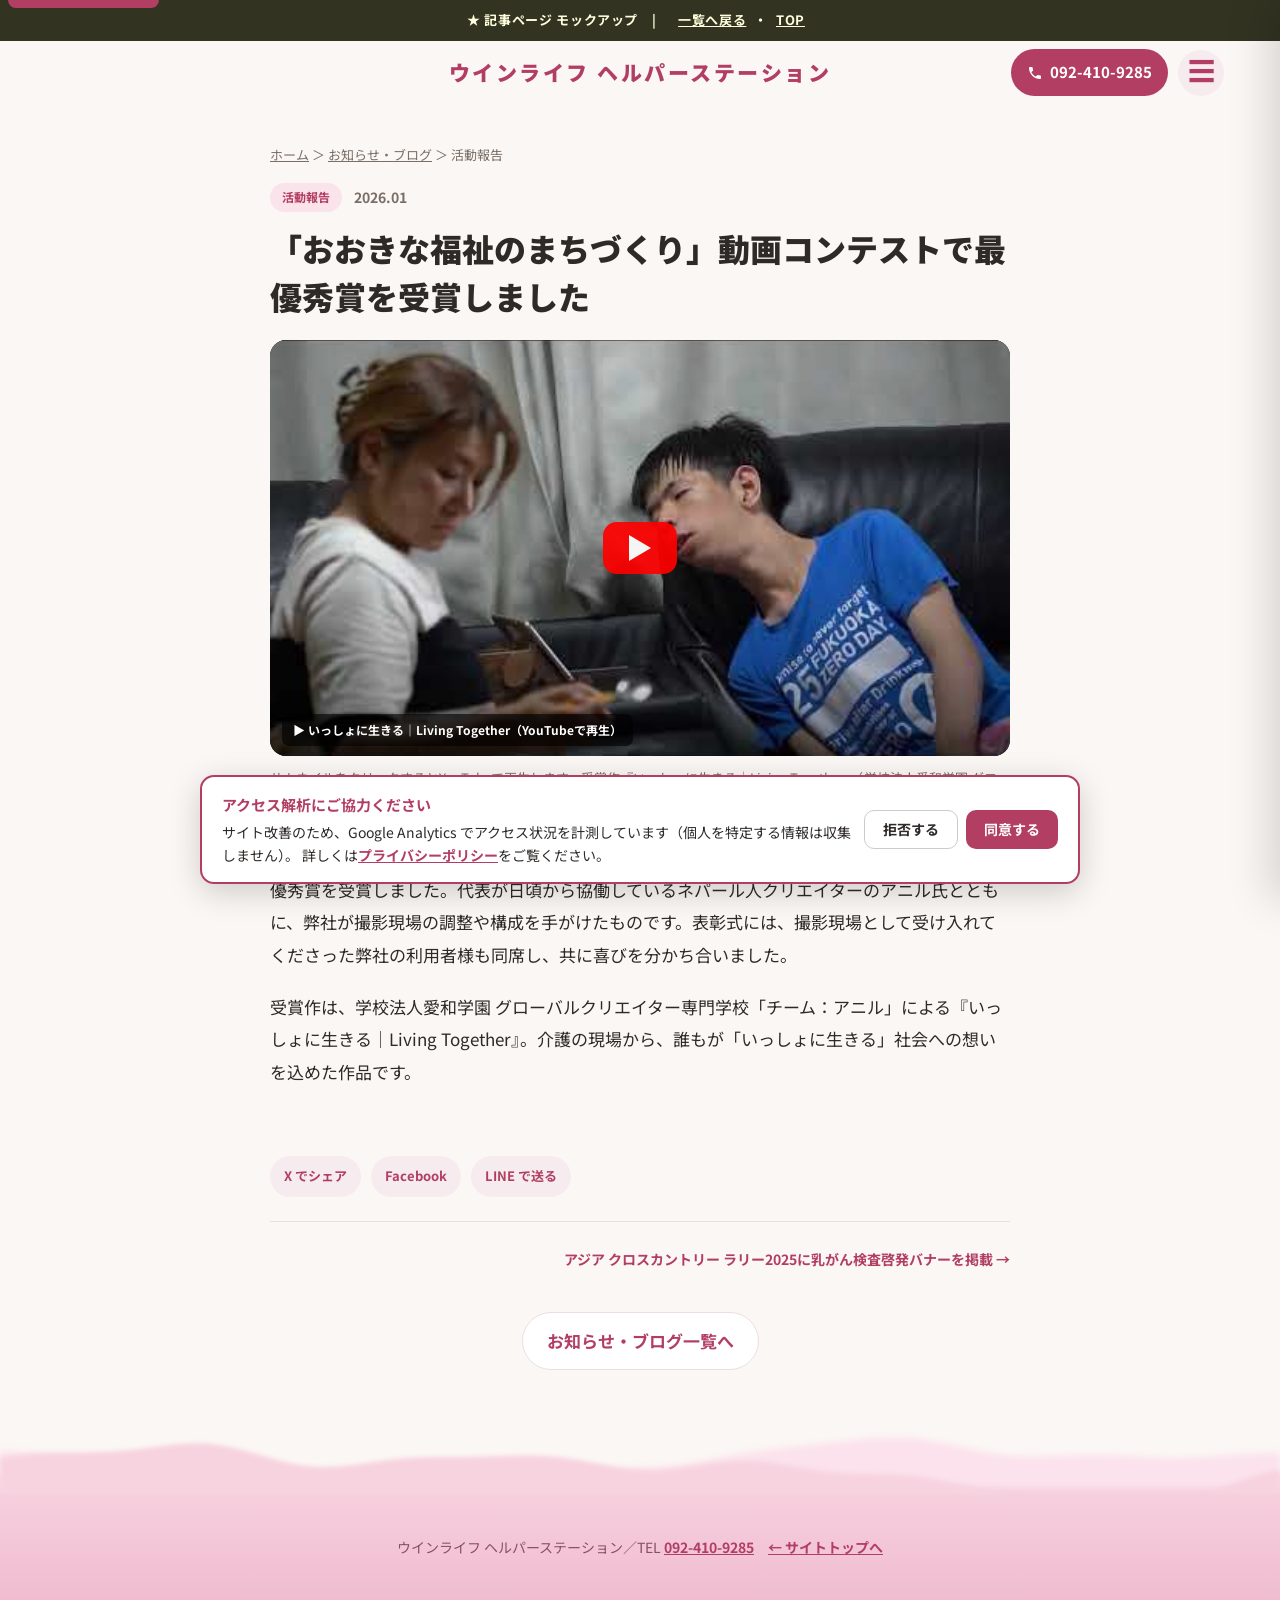
<file: news-article.html>
<!DOCTYPE html>
<html lang="ja">
<head>
<meta charset="UTF-8">
<meta name="viewport" content="width=device-width, initial-scale=1.0">
<title>動画コンテスト最優秀賞｜お知らせ｜ウインライフ（モックアップ）</title>
<meta name="description" content="ウインライフ ヘルパーステーションのお知らせ・活動報告・立ち上げ日記の記事です。">
<meta property="og:type" content="website">
<meta property="og:site_name" content="ウインライフ ヘルパーステーション">
<meta property="og:title" content="お知らせ・ブログ｜ウインライフ ヘルパーステーション">
<meta property="og:description" content="ウインライフ ヘルパーステーションのお知らせ・活動報告・立ち上げ日記の記事です。">
<meta property="og:url" content="https://kantanagasawa93.github.io/winlife-helper-mockup/news-article.html">
<meta property="og:image" content="https://kantanagasawa93.github.io/winlife-helper-mockup/assets/ogp/news.png">
<meta property="og:image:width" content="1200">
<meta property="og:image:height" content="630">
<meta property="og:image:alt" content="お知らせ・ブログ｜ウインライフ ヘルパーステーション">
<meta name="twitter:card" content="summary_large_image">
<link rel="icon" href="assets/favicon.svg" type="image/svg+xml">
<link rel="stylesheet" href="assets/common.css">
<script src="assets/analytics.js" defer></script>
<link rel="preconnect" href="https://fonts.googleapis.com">
<link href="https://fonts.googleapis.com/css2?family=Noto+Sans+JP:wght@400;500;700;900&display=swap" rel="stylesheet">
<style>
.wrap{width:100%;max-width:820px;margin:0 auto;padding:0 clamp(20px,5vw,40px)}
.lphead{position:sticky;top:0;z-index:50;background:#fff;border-bottom:1px solid #f0e3e7}
.lphead .row{width:100%;max-width:1280px;margin:0 auto;padding:0 clamp(20px,5vw,72px);display:flex;align-items:center;justify-content:space-between;height:58px}
.lphead .logo{font-weight:900;color:var(--rose-deep);font-size:15px;text-decoration:none;white-space:nowrap}
.lphead .right{display:flex;align-items:center;gap:14px}
.lphead .back{font-size:13px;color:var(--greige);text-decoration:none;font-weight:600}
.lphead .htel{background:var(--rose-deep);color:#fff;padding:8px 14px;border-radius:999px;font-weight:700;font-size:14px;text-decoration:none;white-space:nowrap}
@media(max-width:600px){ .lphead .logo{font-size:13px} .lphead .back{display:none} .lphead .htel{font-size:13px;padding:7px 11px} }
article{padding:38px 0 24px}
.crumb{font-size:13px;color:var(--greige);margin-bottom:16px}
.meta{display:flex;align-items:center;gap:12px;margin-bottom:12px}
.c{font-size:12px;font-weight:700;padding:3px 12px;border-radius:999px;background:#fae3ea;color:var(--rose-deep)}
.date{color:var(--greige);font-size:14px;font-weight:700}
h1{font-size:clamp(24px,4vw,32px);font-weight:900;line-height:1.5;margin-bottom:20px}
.heroimg{background:repeating-linear-gradient(45deg,#efe3e6,#efe3e6 12px,#f6ecef 12px,#f6ecef 24px);border:1px dashed #d8b9c3;border-radius:16px;min-height:300px;display:flex;align-items:center;justify-content:center;color:#b08;font-weight:700;font-size:13px;margin-bottom:28px}
article p{margin-bottom:20px}
article h2{font-size:20px;font-weight:900;padding-left:12px;border-left:5px solid var(--rose);margin:28px 0 14px}
.quote{background:var(--neutral);border-radius:12px;padding:18px 20px;font-size:15px;color:#555;margin-bottom:20px}
.share{display:flex;gap:10px;margin:24px 0}
.share a{font-size:13px;font-weight:700;text-decoration:none;background:var(--tint);color:var(--rose-deep);padding:8px 14px;border-radius:999px}
.nav-prev{display:flex;justify-content:space-between;border-top:1px solid #eedde2;padding:24px 0 40px;font-weight:700;font-size:14px}
.nav-prev a{text-decoration:none;color:var(--rose-deep)}
.backbtn{display:inline-block;text-align:center;background:#fff;border:1px solid #eedde2;border-radius:999px;padding:12px 24px;text-decoration:none;font-weight:700;color:var(--rose-deep)}
/* 写真差し込み */
.ph.hasimg,.heroimg.hasimg{position:relative;padding:0;border:0;overflow:hidden}
.ph img,.heroimg img{position:absolute;inset:0;width:100%;height:100%;object-fit:cover}

/* 動画：クリック再生サムネ（file://でもhttpsでも壊れない／実サムネ＋YouTubeリンク） */
.ytlite{position:relative;display:block;width:100%;aspect-ratio:16/9;border-radius:16px;overflow:hidden;margin-bottom:12px;background:#000;text-decoration:none}
.ytlite img{width:100%;height:100%;object-fit:cover;display:block;opacity:.92;transition:opacity .2s,transform .4s}
.ytlite:hover img{opacity:1;transform:scale(1.02)}
.ytlite .ytplay{position:absolute;left:50%;top:50%;transform:translate(-50%,-50%);width:74px;height:52px;background:#f00;border-radius:14px;opacity:.92;transition:opacity .2s}
.ytlite:hover .ytplay{opacity:1}
.ytlite .ytplay::after{content:"";position:absolute;left:50%;top:50%;transform:translate(-50%,-50%);border-left:22px solid #fff;border-top:13px solid transparent;border-bottom:13px solid transparent}
.ytlite .ytlabel{position:absolute;left:12px;bottom:10px;background:rgba(0,0,0,.62);color:#fff;font-size:12px;font-weight:700;padding:5px 11px;border-radius:7px}
.cap{font-size:13px;color:var(--greige);margin:-2px 0 26px}
figure.bodyfig{margin:0 0 24px}
figure.bodyfig img{width:100%;border-radius:14px;display:block}
figure.bodyfig figcaption{font-size:13px;color:var(--greige);margin-top:8px}
.sign{margin-top:18px;color:var(--greige);font-weight:700;text-align:right}
.pdflink{display:inline-flex;align-items:center;gap:9px;background:var(--tint);color:var(--rose-deep);padding:13px 20px;border-radius:10px;font-weight:700;text-decoration:none;margin:6px 0}
.pdflink svg{width:18px;height:18px}
.pdflink:hover{background:#f0d9e1}

</style>
</head>
<body>
<a href="#post" class="skiplink">本文へスキップ</a>
<div class="mocknote">★ 記事ページ モックアップ　|　<a href="news.html">一覧へ戻る</a>・<a href="top.html">TOP</a></div>
<div class="nav" id="nav">
  <div class="navbar"><div class="row">
    <span class="navspacer"></span>
    <a class="logo" href="top.html">ウインライフ ヘルパーステーション</a>
    <div class="navtop-right">
      <a class="htel" href="tel:0924109285"><svg class="ico-tel" viewBox="0 0 24 24" fill="currentColor" aria-hidden="true"><path d="M6.6 10.8c1.4 2.8 3.8 5.1 6.6 6.6l2.2-2.2c.3-.3.7-.4 1-.2 1.1.4 2.3.6 3.6.6.6 0 1 .4 1 1V20c0 .6-.4 1-1 1C10.6 21 3 13.4 3 4c0-.6.4-1 1-1h3.5c.6 0 1 .4 1 1 0 1.2.2 2.4.6 3.6.1.4 0 .8-.3 1l-2.2 2.2z"/></svg><span>092-410-9285</span></a>
      <button class="navtoggle" id="navtoggle" aria-label="メニュー">☰</button>
    </div>
  </div></div>
  <ul class="menu">
    <li><a href="top.html">トップ</a></li>
    <li class="has-sub"><a href="about.html">私たちについて</a><ul class="submenu"><li><a href="about.html#greeting">ごあいさつ</a></li><li><a href="about.html#company">会社概要</a></li><li><a href="about.html#story">設立ストーリー</a></li><li><a href="news.html">社会貢献活動</a></li></ul></li>
    <li class="has-sub"><a href="service-homon.html">サービス</a><ul class="submenu"><li><a href="service-homon.html">訪問介護（介護保険）</a></li><li><a href="service-kyotaku.html">居宅介護・重度訪問介護</a></li><li><a href="service-jihi.html">自費サービス</a></li><li><a href="top.html#flow">ご利用の流れ</a></li><li><a href="info-disclosure.html#juyo">重要事項説明書</a></li></ul></li>
    <li class="has-sub"><a class="hot" href="recruit-lp.html">採用情報</a><ul class="submenu"><li><a href="recruit-lp.html">募集要項</a></li><li><a href="recruit-lp.html#benefits">福利厚生・補助制度</a></li><li><a href="recruit-lp.html">研修・資格支援</a></li><li><a href="recruit-lp.html">働く環境の透明性</a></li></ul></li>
    <li class="has-sub"><a href="news.html">お知らせ</a><ul class="submenu"><li><a href="news.html">お知らせ</a></li><li><a href="news.html">活動報告</a></li><li><a href="news.html">決算・運営報告</a></li><li><a href="news.html">立ち上げ日記（2022）</a></li></ul></li>
    <li class="has-sub"><a href="info-disclosure.html">情報公開</a><ul class="submenu"><li><a href="info-disclosure.html#unei">運営規程</a></li><li><a href="info-disclosure.html#juyo">重要事項説明書</a></li><li><a href="info-disclosure.html#shishin">各種指針・規程</a></li><li><a href="info-disclosure.html#kessan">決算報告（2022〜2025）</a></li></ul></li>
    <li><a href="contact.html">お問い合わせ</a></li>
    <li class="telitem"><a class="navtel" href="tel:0924109285"><svg class="ico-tel" viewBox="0 0 24 24" fill="currentColor" aria-hidden="true"><path d="M6.6 10.8c1.4 2.8 3.8 5.1 6.6 6.6l2.2-2.2c.3-.3.7-.4 1-.2 1.1.4 2.3.6 3.6.6.6 0 1 .4 1 1V20c0 .6-.4 1-1 1C10.6 21 3 13.4 3 4c0-.6.4-1 1-1h3.5c.6 0 1 .4 1 1 0 1.2.2 2.4.6 3.6.1.4 0 .8-.3 1l-2.2 2.2z"/></svg> 092-410-9285</a></li>
  </ul>
</div>

<div class="wrap">
  <article id="post" role="main"><!-- 記事はJSで ?id= に応じて描画 --></article>

  <div class="share">
    <a href="#">X でシェア</a>
    <a href="#">Facebook</a>
    <a href="#">LINE で送る</a>
  </div>

  <div class="nav-prev" id="navprev"></div>

  <div style="text-align:center;padding-bottom:40px"><a class="backbtn" href="news.html">お知らせ・ブログ一覧へ</a></div>
</div>

<footer>ウインライフ ヘルパーステーション／TEL <a href="tel:0924109285">092-410-9285</a>　<a href="top.html">← サイトトップへ</a></footer>
<script src="assets/posts.js"></script>
<script>
/* \u30cf\u30f3\u30d0\u30fc\u30ac\u30fc\u958b\u9589 */
(function(){var nav=document.getElementById('nav'),tg=document.getElementById('navtoggle');if(!nav||!tg)return;
tg.addEventListener('click',function(){var o=nav.classList.toggle('open');tg.textContent=o?'\u2715':'\u2630';});
nav.querySelectorAll('.menu a').forEach(function(a){a.addEventListener('click',function(){nav.classList.remove('open');tg.textContent='\u2630';});});})();

/* ===== \u30d6\u30ed\u30b0\u8a18\u4e8b\u30c7\u30fc\u30bf\uff08\u73fe\u884c\u30b5\u30a4\u30c8\u306e\u5b9f\u30b3\u30f3\u30c6\u30f3\u30c4\u306b\u6e96\u62e0\uff0f1\u8a18\u4e8b=1\u30da\u30fc\u30b8\uff09 ===== */
function esc(s){var d=document.createElement('div');d.textContent=s;return d.innerHTML;}
function renderBlock(b){
  if(b.t==='video') return '<a class="ytlite" href="https://www.youtube.com/watch?v='+b.vid+'" target="_blank" rel="noopener" aria-label="\u52d5\u753b\u3092\u898b\u308b\uff1a'+esc(b.label)+'\uff08YouTube\uff09"><img src="assets/img/yt_'+b.vid+'.jpg" alt="'+esc(b.label)+'" width="480" height="360" loading="lazy" decoding="async"><span class="ytplay" aria-hidden="true"></span><span class="ytlabel">\u25b6 '+esc(b.label)+'\uff08YouTube\u3067\u518d\u751f\uff09</span></a>';
  if(b.t==='cap') return '<p class="cap">'+esc(b.text)+'</p>';
  if(b.t==='p') return '<p>'+esc(b.text)+'</p>';
  if(b.t==='h2') return '<h2>'+esc(b.text)+'</h2>';
  if(b.t==='figure'){
    var dims=(b.w&&b.h)?' width="'+b.w+'" height="'+b.h+'"':'';
    // AVIF/WebP 自動切替: 拡張子を差し替えた srcset を出力（実ファイルがなければブラウザが次にフォールバックする）
    var base=b.img.replace(/\.(jpg|jpeg|png)$/i,'');
    return '<figure class="bodyfig">'+
      '<picture>'+
      '<source srcset="'+base+'.avif" type="image/avif">'+
      '<source srcset="'+base+'.webp" type="image/webp">'+
      '<img src="'+b.img+'" alt="'+esc(b.alt)+'"'+dims+' loading="lazy" decoding="async">'+
      '</picture>'+
      '<figcaption>'+esc(b.cap)+'</figcaption></figure>';
  }
  if(b.t==='pdf') return '<a class="pdflink" href="'+(b.url||'#')+'" target="_blank" rel="noopener"><svg viewBox="0 0 24 24" fill="currentColor" aria-hidden="true"><path d="M6 2h8l4 4v16H6V2zm7 1.5V7h3.5L13 3.5zM8 12h8v1.5H8V12zm0 3.5h8V17H8v-1.5z"/></svg>'+esc(b.label)+'</a>';
  if(b.t==='link') return '<a class="pdflink" href="'+b.url+'" target="_blank" rel="noopener"><svg viewBox="0 0 24 24" fill="currentColor" aria-hidden="true"><path d="M14 3h7v7h-2V6.4l-9.3 9.3-1.4-1.4L17.6 5H14V3zM5 5h6v2H5v12h12v-6h2v8H3V5h2z"/></svg>'+esc(b.label)+'</a>';
  if(b.t==='sign') return '<p class="sign">'+b.text+'</p>';
  return '';
}
(function(){
  var id=(new URLSearchParams(location.search)).get('id');
  var i=POSTS.findIndex(function(p){return p.id===id;});
  if(i<0) i=0;
  var post=POSTS[i], c=CAT[post.cat];
  document.title=post.title+'\uff5c\u304a\u77e5\u3089\u305b\uff5c\u30a6\u30a4\u30f3\u30e9\u30a4\u30d5 \u30d8\u30eb\u30d1\u30fc\u30b9\u30c6\u30fc\u30b7\u30e7\u30f3';
  (function(){var BASE='https://kantanagasawa93.github.io/winlife-helper-mockup/';
    var th=window.postThumb?window.postThumb(post):{type:'doc'};
    var img=(th.type==='video'||th.type==='img')?BASE+th.src:BASE+'assets/hero-poster.jpg';
    var set=function(sel,val){var m=document.querySelector(sel);if(m)m.setAttribute('content',val);};
    set('meta[property="og:title"]',post.title+'\uff5c\u30a6\u30a4\u30f3\u30e9\u30a4\u30d5 \u30d8\u30eb\u30d1\u30fc\u30b9\u30c6\u30fc\u30b7\u30e7\u30f3');
    set('meta[property="og:image"]',img);
    set('meta[property="og:url"]',BASE+'news-article.html?id='+post.id);
    set('meta[name="description"]',post.title+'\uff5c\u30a6\u30a4\u30f3\u30e9\u30a4\u30d5 \u30d8\u30eb\u30d1\u30fc\u30b9\u30c6\u30fc\u30b7\u30e7\u30f3\u306e\u304a\u77e5\u3089\u305b\u30fb\u30d6\u30ed\u30b0\u8a18\u4e8b\u3067\u3059\u3002');
    /* JSON-LD Article (\u52d5\u7684\u751f\u6210) */
    var isoDate=post.date.replace(/\./g,'-')+'-01';
    var bodyText=post.blocks.filter(function(b){return b.t==='p'||b.t==='h2';}).map(function(b){return b.text;}).join(' ').slice(0,300);
    var ld={
      '@context':'https://schema.org',
      '@type':'Article',
      'headline':post.title,
      'description':bodyText,
      'image':[img],
      'datePublished':isoDate,
      'dateModified':isoDate,
      'author':{'@type':'Organization','name':'\u30a6\u30a4\u30f3\u30e9\u30a4\u30d5 \u30d8\u30eb\u30d1\u30fc\u30b9\u30c6\u30fc\u30b7\u30e7\u30f3','url':BASE},
      'publisher':{'@type':'Organization','name':'\u30a6\u30a4\u30f3\u30e9\u30a4\u30d5 \u30d8\u30eb\u30d1\u30fc\u30b9\u30c6\u30fc\u30b7\u30e7\u30f3','logo':{'@type':'ImageObject','url':BASE+'assets/favicon.svg'}},
      'mainEntityOfPage':{'@type':'WebPage','@id':BASE+'news-article.html?id='+post.id},
      'articleSection':c[0],
      'inLanguage':'ja'
    };
    var s=document.createElement('script');s.type='application/ld+json';s.textContent=JSON.stringify(ld);document.head.appendChild(s);
  })();
  var html='<div class="crumb"><a href="top.html">\u30db\u30fc\u30e0</a> \uff1e <a href="news.html">\u304a\u77e5\u3089\u305b\u30fb\u30d6\u30ed\u30b0</a> \uff1e '+esc(c[0])+'</div>'
    +'<div class="meta"><span class="c '+c[1]+'">'+esc(c[0])+'</span><span class="date">'+esc(post.date)+'</span></div>'
    +'<h1>'+esc(post.title)+'</h1>'
    +post.blocks.map(renderBlock).join('');
  document.getElementById('post').innerHTML=html;
  // prev / next\uff08\u4e00\u89a7\u9806\uff09
  var prev=POSTS[i-1], next=POSTS[i+1];
  var np='';
  np+= prev ? '<a href="?id='+prev.id+'">\u2190 '+esc(prev.title)+'</a>' : '<span></span>';
  np+= next ? '<a href="?id='+next.id+'">'+esc(next.title)+' \u2192</a>' : '<span></span>';
  document.getElementById('navprev').innerHTML=np;
})();
</script>
</body>
</html>
</file>
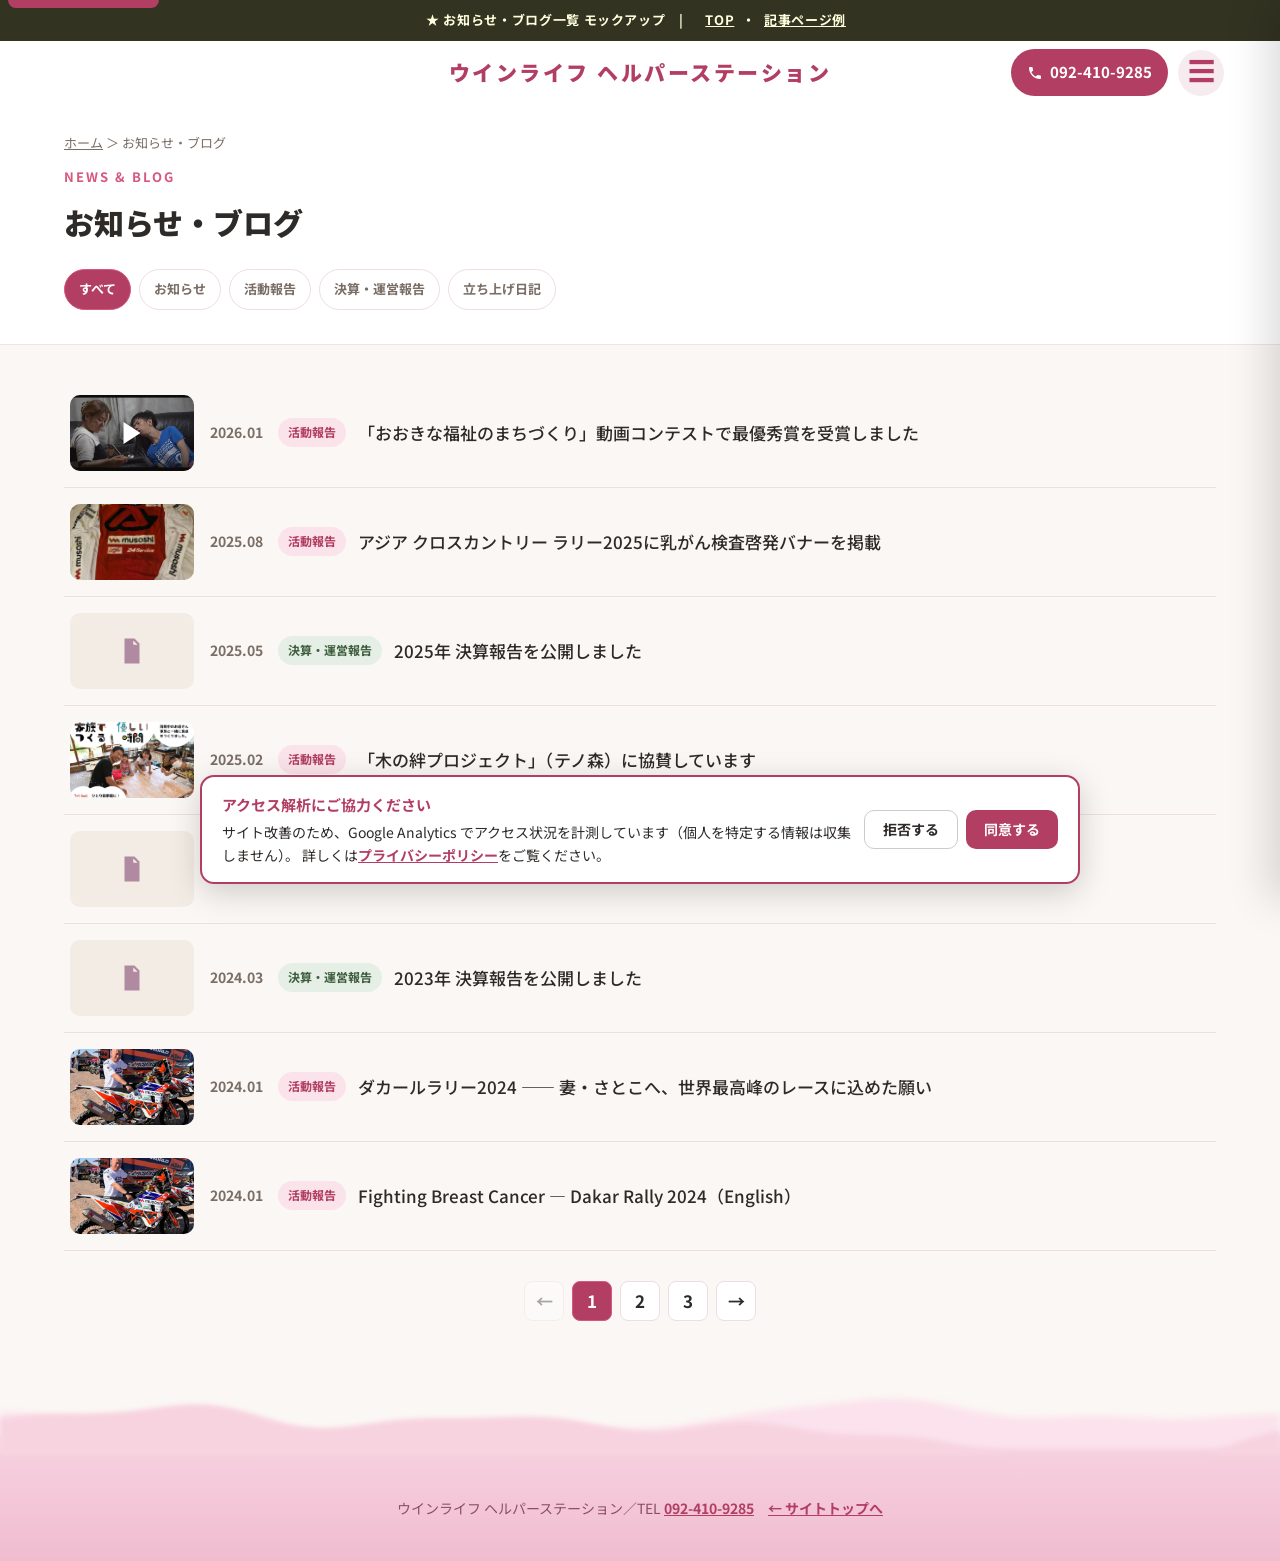
<file: news.html>
<!DOCTYPE html>
<html lang="ja">
<head>
<meta charset="UTF-8">
<meta name="viewport" content="width=device-width, initial-scale=1.0">
<title>お知らせ・ブログ｜ウインライフ ヘルパーステーション（モックアップ）</title>
<meta name="description" content="お知らせ・活動報告・決算報告・立ち上げ日記。乳がん啓発やテノ森協賛などの社会貢献活動も発信しています。">
<meta property="og:type" content="website">
<meta property="og:site_name" content="ウインライフ ヘルパーステーション">
<meta property="og:title" content="お知らせ・ブログ｜ウインライフ ヘルパーステーション">
<meta property="og:description" content="お知らせ・活動報告・決算報告・立ち上げ日記。乳がん啓発やテノ森協賛などの社会貢献活動も発信しています。">
<meta property="og:url" content="https://kantanagasawa93.github.io/winlife-helper-mockup/news.html">
<meta property="og:image" content="https://kantanagasawa93.github.io/winlife-helper-mockup/assets/ogp/news.png">
<meta property="og:image:width" content="1200">
<meta property="og:image:height" content="630">
<meta property="og:image:alt" content="お知らせ・活動報告｜ウインライフ ヘルパーステーション">
<meta name="twitter:card" content="summary_large_image">
<link rel="icon" href="assets/favicon.svg" type="image/svg+xml">
<link rel="stylesheet" href="assets/common.css">
<script src="assets/analytics.js" defer></script>
<link rel="preconnect" href="https://fonts.googleapis.com">
<link href="https://fonts.googleapis.com/css2?family=Noto+Sans+JP:wght@400;500;700;900&display=swap" rel="stylesheet">
<style>
.wrap{width:100%;max-width:1280px;margin:0 auto;padding:0 clamp(20px,5vw,72px)}
.lphead{position:sticky;top:0;z-index:50;background:#fff;border-bottom:1px solid #f0e3e7}
.lphead .row{width:100%;max-width:1280px;margin:0 auto;padding:0 clamp(20px,5vw,72px);display:flex;align-items:center;justify-content:space-between;height:58px}
.lphead .logo{font-weight:900;color:var(--rose-deep);font-size:15px;text-decoration:none;white-space:nowrap}
.lphead .right{display:flex;align-items:center;gap:14px}
.lphead .back{font-size:13px;color:var(--greige);text-decoration:none;font-weight:600}
.lphead .htel{background:var(--rose-deep);color:#fff;padding:8px 14px;border-radius:999px;font-weight:700;font-size:14px;text-decoration:none;white-space:nowrap}
@media(max-width:600px){ .lphead .logo{font-size:13px} .lphead .back{display:none} .lphead .htel{font-size:13px;padding:7px 11px} }
.ptitle{background:#fff;border-bottom:1px solid #f0e3e7;margin-top:-64px;padding:90px 0 34px}
.crumb{font-size:13px;color:var(--greige);margin-bottom:10px}
.ptitle h1{font-size:30px;font-weight:900}
.ptitle h1 .en{display:block;font-size:13px;font-weight:700;color:var(--rose);letter-spacing:.15em;margin-bottom:4px}
.tabs{display:flex;flex-wrap:wrap;gap:8px;margin-top:18px}
.tabs a{font-size:13px;font-weight:700;text-decoration:none;padding:7px 14px;border-radius:999px;border:1px solid #eedde2;background:#fff;color:var(--greige)}
.tabs a.on,.tabs a:hover{background:var(--rose-deep);color:#fff;border-color:var(--rose)}
.list{padding:34px 0 50px}
.newslist{list-style:none}
.newslist li{display:flex;align-items:center;gap:16px;padding:16px 6px;border-bottom:1px solid #eedde2}
.thumb{position:relative;flex:0 0 auto;width:124px;height:76px;border-radius:10px;overflow:hidden;display:block;background:#f0e3e7}
.thumb img{width:100%;height:100%;object-fit:cover;display:block}
.thumb.video::before{content:"";position:absolute;inset:0;background:rgba(46,42,40,.26)}
.thumb.video::after{content:"";position:absolute;left:50%;top:50%;transform:translate(-50%,-50%);width:0;height:0;border-left:17px solid #fff;border-top:11px solid transparent;border-bottom:11px solid transparent;filter:drop-shadow(0 1px 3px rgba(0,0,0,.5))}
.thumb.doc{display:flex;align-items:center;justify-content:center;background:#f3ece4}
.thumb.doc svg{width:30px;height:30px;color:#b08aa0}
.ninfo{flex:1;min-width:0;display:flex;align-items:center;gap:12px;flex-wrap:wrap}
@media(max-width:600px){ .newslist li{gap:12px} .thumb{width:96px;height:62px} }
.newslist .d{color:var(--greige);font-weight:700;font-size:14px;min-width:56px}
.c{font-size:12px;font-weight:700;padding:3px 10px;border-radius:999px;white-space:nowrap}
.c-news{background:#fae3ea;color:var(--rose-deep)}
.c-act{background:#fae3ea;color:var(--rose-deep)}
.c-fin{background:#e6efe6;color:#3F5E3F}
.c-diary{background:#eee7df;color:#6E5642}
.newslist a.t{text-decoration:none;color:var(--ink);font-weight:500;flex:1;min-width:220px}
.newslist a.t:hover{color:var(--rose-deep)}
.pager{display:flex;justify-content:center;gap:8px;margin-top:30px}
.pager a{width:40px;height:40px;display:flex;align-items:center;justify-content:center;border-radius:8px;border:1px solid #eedde2;text-decoration:none;font-weight:700;background:#fff}
.pager a.on{background:var(--rose-deep);color:#fff;border-color:var(--rose)}
</style>
</head>
<body>
<a href="#main" class="skiplink">本文へスキップ</a>
<div class="mocknote">★ お知らせ・ブログ一覧 モックアップ　|　<a href="top.html">TOP</a>・<a href="news-article.html">記事ページ例</a></div>
<div class="nav" id="nav">
  <div class="navbar"><div class="row">
    <span class="navspacer"></span>
    <a class="logo" href="top.html">ウインライフ ヘルパーステーション</a>
    <div class="navtop-right">
      <a class="htel" href="tel:0924109285"><svg class="ico-tel" viewBox="0 0 24 24" fill="currentColor" aria-hidden="true"><path d="M6.6 10.8c1.4 2.8 3.8 5.1 6.6 6.6l2.2-2.2c.3-.3.7-.4 1-.2 1.1.4 2.3.6 3.6.6.6 0 1 .4 1 1V20c0 .6-.4 1-1 1C10.6 21 3 13.4 3 4c0-.6.4-1 1-1h3.5c.6 0 1 .4 1 1 0 1.2.2 2.4.6 3.6.1.4 0 .8-.3 1l-2.2 2.2z"/></svg><span>092-410-9285</span></a>
      <button class="navtoggle" id="navtoggle" aria-label="メニュー">☰</button>
    </div>
  </div></div>
  <ul class="menu">
    <li><a href="top.html">トップ</a></li>
    <li class="has-sub"><a href="about.html">私たちについて</a><ul class="submenu"><li><a href="about.html#greeting">ごあいさつ</a></li><li><a href="about.html#company">会社概要</a></li><li><a href="about.html#story">設立ストーリー</a></li><li><a href="news.html">社会貢献活動</a></li></ul></li>
    <li class="has-sub"><a href="service-homon.html">サービス</a><ul class="submenu"><li><a href="service-homon.html">訪問介護（介護保険）</a></li><li><a href="service-kyotaku.html">居宅介護・重度訪問介護</a></li><li><a href="service-jihi.html">自費サービス</a></li><li><a href="top.html#flow">ご利用の流れ</a></li><li><a href="info-disclosure.html#juyo">重要事項説明書</a></li></ul></li>
    <li class="has-sub"><a class="hot" href="recruit-lp.html">採用情報</a><ul class="submenu"><li><a href="recruit-lp.html">募集要項</a></li><li><a href="recruit-lp.html#benefits">福利厚生・補助制度</a></li><li><a href="recruit-lp.html">研修・資格支援</a></li><li><a href="recruit-lp.html">働く環境の透明性</a></li></ul></li>
    <li class="has-sub"><a href="news.html">お知らせ</a><ul class="submenu"><li><a href="news.html">お知らせ</a></li><li><a href="news.html">活動報告</a></li><li><a href="news.html">決算・運営報告</a></li><li><a href="news.html">立ち上げ日記（2022）</a></li></ul></li>
    <li class="has-sub"><a href="info-disclosure.html">情報公開</a><ul class="submenu"><li><a href="info-disclosure.html#unei">運営規程</a></li><li><a href="info-disclosure.html#juyo">重要事項説明書</a></li><li><a href="info-disclosure.html#shishin">各種指針・規程</a></li><li><a href="info-disclosure.html#kessan">決算報告（2022〜2025）</a></li></ul></li>
    <li><a href="contact.html">お問い合わせ</a></li>
    <li class="telitem"><a class="navtel" href="tel:0924109285"><svg class="ico-tel" viewBox="0 0 24 24" fill="currentColor" aria-hidden="true"><path d="M6.6 10.8c1.4 2.8 3.8 5.1 6.6 6.6l2.2-2.2c.3-.3.7-.4 1-.2 1.1.4 2.3.6 3.6.6.6 0 1 .4 1 1V20c0 .6-.4 1-1 1C10.6 21 3 13.4 3 4c0-.6.4-1 1-1h3.5c.6 0 1 .4 1 1 0 1.2.2 2.4.6 3.6.1.4 0 .8-.3 1l-2.2 2.2z"/></svg> 092-410-9285</a></li>
  </ul>
</div>

<section id="main" class="ptitle" role="main" tabindex="-1"><div class="wrap">
  <div class="crumb"><a href="top.html">ホーム</a> ＞ お知らせ・ブログ</div>
  <h1><span class="en">NEWS &amp; BLOG</span>お知らせ・ブログ</h1>
  <div class="tabs" id="tabs">
    <a class="on" href="#" data-cat="all">すべて</a>
    <a href="#" data-cat="news">お知らせ</a>
    <a href="#" data-cat="act">活動報告</a>
    <a href="#" data-cat="fin">決算・運営報告</a>
    <a href="#" data-cat="diary">立ち上げ日記</a>
  </div>
</div></section>

<section class="list"><div class="wrap">
  <ul class="newslist"></ul>
  <p class="noresult" id="noresult" style="display:none;text-align:center;color:var(--greige);padding:30px 0">該当する記事はありません。</p>
  <div class="pager" id="pager"></div>
</div></section>

<footer>ウインライフ ヘルパーステーション／TEL <a href="tel:0924109285">092-410-9285</a>　<a href="top.html">← サイトトップへ</a></footer>
<script src="assets/posts.js"></script>
<script>
/* ハンバーガー開閉 */
(function(){var nav=document.getElementById('nav'),tg=document.getElementById('navtoggle');if(!nav||!tg)return;
tg.addEventListener('click',function(){var o=nav.classList.toggle('open');tg.textContent=o?'✕':'☰';});
nav.querySelectorAll('.menu a').forEach(function(a){a.addEventListener('click',function(){nav.classList.remove('open');tg.textContent='☰';});});})();

/* 一覧をposts.jsから生成 ＋ カテゴリ絞り込み ＋ ページャ */
(function(){
  var PER=8;
  var listEl=document.querySelector('.newslist');
  var pagerEl=document.getElementById('pager');
  var tabsEl=document.getElementById('tabs');
  var noEl=document.getElementById('noresult');
  if(!listEl||!window.POSTS||!tabsEl) return;
  function esc(s){var d=document.createElement('div');d.textContent=s;return d.innerHTML;}
  var DOC='<svg viewBox="0 0 24 24" fill="currentColor" aria-hidden="true"><path d="M6 2h8l4 4v16H6V2zm7 1.5V7h3.5L13 3.5zM8 12h8v1.5H8V12zm0 3.5h8V17H8v-1.5z"/></svg>';
  function liHTML(p){
    var c=window.CAT[p.cat], th=window.postThumb(p), href='news-article.html?id='+p.id, thumb;
    if(th.type==='video') thumb='<a class="thumb video" href="'+href+'" aria-label="'+esc(p.title)+'を読む"><img src="'+th.src+'" alt="" width="480" height="360" loading="lazy" decoding="async"></a>';
    else if(th.type==='img') thumb='<a class="thumb" href="'+href+'" aria-label="'+esc(p.title)+'を読む"><img src="'+th.src+'" alt="" width="1600" height="1200" loading="lazy" decoding="async"></a>';
    else thumb='<span class="thumb doc">'+DOC+'</span>';
    return '<li data-cat="'+p.cat+'">'+thumb+'<div class="ninfo"><span class="d">'+esc(p.date)+'</span><span class="c '+c[1]+'">'+esc(c[0])+'</span><a class="t" href="'+href+'">'+esc(p.title)+'</a></div></li>';
  }
  listEl.innerHTML=window.POSTS.map(liHTML).join('');
  var lis=[].slice.call(listEl.querySelectorAll('li'));
  var cat='all', page=1;
  function render(){
    var filtered=lis.filter(function(li){return cat==='all'||li.dataset.cat===cat;});
    var pages=Math.max(1,Math.ceil(filtered.length/PER));
    if(page>pages)page=pages;
    lis.forEach(function(li){li.style.display='none';});
    filtered.slice((page-1)*PER,page*PER).forEach(function(li){li.style.display='';});
    if(noEl)noEl.style.display=filtered.length?'none':'';
    pagerEl.innerHTML='';
    if(pages>1){
      var mk=function(label,p,on,disabled){var a=document.createElement('a');a.href='#';a.textContent=label;
        if(on)a.className='on';
        if(disabled){a.style.opacity=.4;a.style.pointerEvents='none';}
        else a.addEventListener('click',function(e){e.preventDefault();page=p;render();window.scrollTo({top:0,behavior:'smooth'});});
        pagerEl.appendChild(a);};
      mk('←',page-1,false,page===1);
      for(var i=1;i<=pages;i++)mk(String(i),i,i===page,false);
      mk('→',page+1,false,page===pages);
    }
  }
  var h=(location.hash||'').replace('#','');
  if(['news','act','fin','diary'].indexOf(h)>=0) cat=h;
  tabsEl.querySelectorAll('a').forEach(function(a){
    if(a.dataset.cat===cat){tabsEl.querySelectorAll('a').forEach(function(x){x.classList.remove('on');});a.classList.add('on');}
    a.addEventListener('click',function(e){e.preventDefault();tabsEl.querySelectorAll('a').forEach(function(x){x.classList.remove('on');});a.classList.add('on');cat=a.dataset.cat||'all';page=1;render();});
  });
  render();
})();
</script>
</body>
</html>
</file>
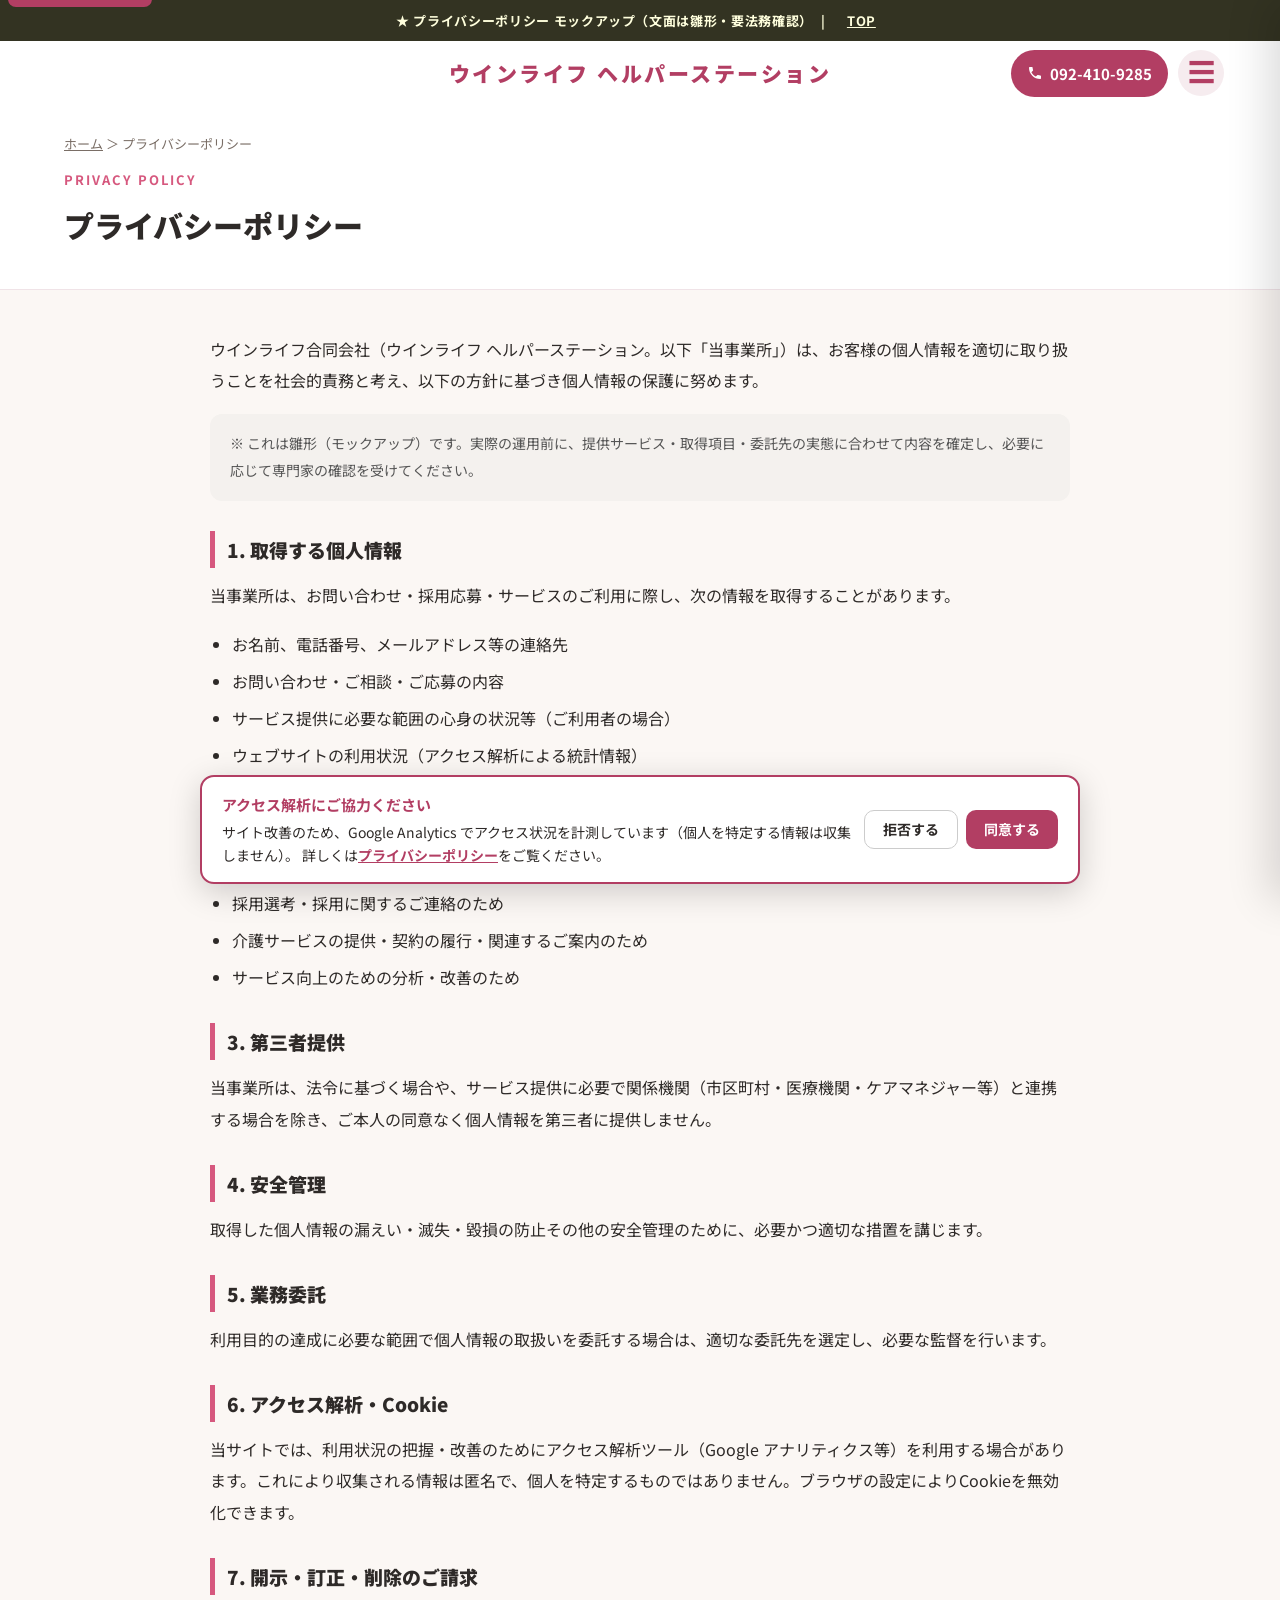
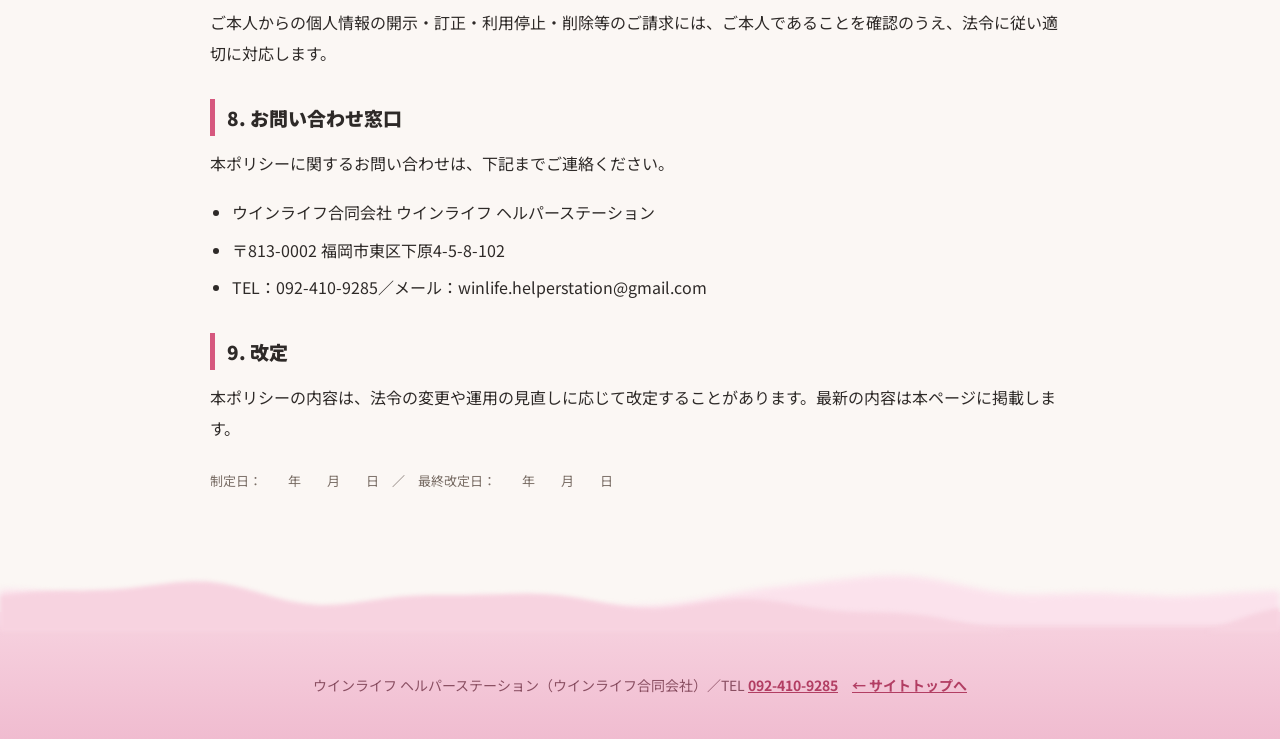
<file: privacy.html>
<!DOCTYPE html>
<html lang="ja">
<head>
<meta charset="UTF-8">
<meta name="viewport" content="width=device-width, initial-scale=1.0">
<title>プライバシーポリシー｜ウインライフ ヘルパーステーション（モックアップ）</title>
<meta name="description" content="個人情報の取り扱いについて。">
<meta property="og:type" content="website">
<meta property="og:site_name" content="ウインライフ ヘルパーステーション">
<meta property="og:title" content="プライバシーポリシー｜ウインライフ ヘルパーステーション">
<meta property="og:description" content="個人情報の取り扱いについて。">
<meta property="og:url" content="https://kantanagasawa93.github.io/winlife-helper-mockup/privacy.html">
<meta property="og:image" content="https://kantanagasawa93.github.io/winlife-helper-mockup/assets/ogp/privacy.png">
<meta property="og:image:width" content="1200">
<meta property="og:image:height" content="630">
<meta property="og:image:alt" content="プライバシーポリシー｜ウインライフ ヘルパーステーション">
<meta name="twitter:card" content="summary_large_image">
<link rel="icon" href="assets/favicon.svg" type="image/svg+xml">
<link rel="stylesheet" href="assets/common.css">
<script src="assets/analytics.js" defer></script>
<link rel="preconnect" href="https://fonts.googleapis.com">
<link href="https://fonts.googleapis.com/css2?family=Noto+Sans+JP:wght@400;500;700;900&display=swap" rel="stylesheet">
<style>
body{font-family:"Noto Sans JP",sans-serif;color:var(--ink);background:var(--base);line-height:1.95;font-size:16px;-webkit-font-smoothing:antialiased}
.wrap{width:100%;max-width:1280px;margin:0 auto;padding:0 clamp(20px,5vw,72px)}
.narrow{max-width:860px;margin:0 auto}
/* page */
.ptitle{background:#fff;border-bottom:1px solid #f0e3e7;margin-top:-64px;padding:90px 0 34px}
.crumb{font-size:13px;color:var(--greige);margin-bottom:10px}
.ptitle h1{font-size:30px;font-weight:900}
.ptitle h1 .en{display:block;font-size:13px;font-weight:700;color:var(--rose);letter-spacing:.15em;margin-bottom:4px}
.body{padding:44px 0 10px}
.body p{margin-bottom:18px}
.body h2{font-size:19px;font-weight:900;padding-left:12px;border-left:5px solid var(--rose);margin:30px 0 12px}
.body ul{margin:0 0 18px 1.4em}
.body li{margin-bottom:6px}
.note{background:var(--neutral);border-radius:12px;padding:16px 20px;font-size:14px;color:#555;margin:8px 0 24px}
.rev{color:var(--greige);font-size:13px;margin:24px 0 44px}
</style>
</head>
<body>
<a href="#main" class="skiplink">本文へスキップ</a>
<div class="mocknote">★ プライバシーポリシー モックアップ（文面は雛形・要法務確認）　|　<a href="top.html">TOP</a></div>
<div class="nav" id="nav">
  <div class="navbar"><div class="row">
    <span class="navspacer"></span>
    <a class="logo" href="top.html">ウインライフ ヘルパーステーション</a>
    <div class="navtop-right">
      <a class="htel" href="tel:0924109285"><svg class="ico-tel" viewBox="0 0 24 24" fill="currentColor" aria-hidden="true"><path d="M6.6 10.8c1.4 2.8 3.8 5.1 6.6 6.6l2.2-2.2c.3-.3.7-.4 1-.2 1.1.4 2.3.6 3.6.6.6 0 1 .4 1 1V20c0 .6-.4 1-1 1C10.6 21 3 13.4 3 4c0-.6.4-1 1-1h3.5c.6 0 1 .4 1 1 0 1.2.2 2.4.6 3.6.1.4 0 .8-.3 1l-2.2 2.2z"/></svg><span>092-410-9285</span></a>
      <button class="navtoggle" id="navtoggle" aria-label="メニュー">☰</button>
    </div>
  </div></div>
  <ul class="menu">
    <li><a href="top.html">トップ</a></li>
    <li class="has-sub"><a href="about.html">私たちについて</a><ul class="submenu"><li><a href="about.html#greeting">ごあいさつ</a></li><li><a href="about.html#company">会社概要</a></li><li><a href="about.html#story">設立ストーリー</a></li><li><a href="news.html">社会貢献活動</a></li></ul></li>
    <li class="has-sub"><a href="service-homon.html">サービス</a><ul class="submenu"><li><a href="service-homon.html">訪問介護（介護保険）</a></li><li><a href="service-kyotaku.html">居宅介護・重度訪問介護</a></li><li><a href="service-jihi.html">自費サービス</a></li><li><a href="top.html#flow">ご利用の流れ</a></li><li><a href="info-disclosure.html#juyo">重要事項説明書</a></li></ul></li>
    <li class="has-sub"><a class="hot" href="recruit-lp.html">採用情報</a><ul class="submenu"><li><a href="recruit-lp.html">募集要項</a></li><li><a href="recruit-lp.html#benefits">福利厚生・補助制度</a></li><li><a href="recruit-lp.html">研修・資格支援</a></li><li><a href="recruit-lp.html">働く環境の透明性</a></li></ul></li>
    <li class="has-sub"><a href="news.html">お知らせ</a><ul class="submenu"><li><a href="news.html">お知らせ</a></li><li><a href="news.html">活動報告</a></li><li><a href="news.html">決算・運営報告</a></li><li><a href="news.html">立ち上げ日記（2022）</a></li></ul></li>
    <li class="has-sub"><a href="info-disclosure.html">情報公開</a><ul class="submenu"><li><a href="info-disclosure.html#unei">運営規程</a></li><li><a href="info-disclosure.html#juyo">重要事項説明書</a></li><li><a href="info-disclosure.html#shishin">各種指針・規程</a></li><li><a href="info-disclosure.html#kessan">決算報告（2022〜2025）</a></li></ul></li>
    <li><a href="contact.html">お問い合わせ</a></li>
    <li class="telitem"><a class="navtel" href="tel:0924109285"><svg class="ico-tel" viewBox="0 0 24 24" fill="currentColor" aria-hidden="true"><path d="M6.6 10.8c1.4 2.8 3.8 5.1 6.6 6.6l2.2-2.2c.3-.3.7-.4 1-.2 1.1.4 2.3.6 3.6.6.6 0 1 .4 1 1V20c0 .6-.4 1-1 1C10.6 21 3 13.4 3 4c0-.6.4-1 1-1h3.5c.6 0 1 .4 1 1 0 1.2.2 2.4.6 3.6.1.4 0 .8-.3 1l-2.2 2.2z"/></svg> 092-410-9285</a></li>
  </ul>
</div>

<section id="main" class="ptitle" role="main" tabindex="-1"><div class="wrap">
  <div class="crumb"><a href="top.html">ホーム</a> ＞ プライバシーポリシー</div>
  <h1><span class="en">PRIVACY POLICY</span>プライバシーポリシー</h1>
</div></section>

<div class="wrap"><div class="narrow body">
  <p>ウインライフ合同会社（ウインライフ ヘルパーステーション。以下「当事業所」）は、お客様の個人情報を適切に取り扱うことを社会的責務と考え、以下の方針に基づき個人情報の保護に努めます。</p>

  <div class="note">※ これは雛形（モックアップ）です。実際の運用前に、提供サービス・取得項目・委託先の実態に合わせて内容を確定し、必要に応じて専門家の確認を受けてください。</div>

  <h2>1. 取得する個人情報</h2>
  <p>当事業所は、お問い合わせ・採用応募・サービスのご利用に際し、次の情報を取得することがあります。</p>
  <ul>
    <li>お名前、電話番号、メールアドレス等の連絡先</li>
    <li>お問い合わせ・ご相談・ご応募の内容</li>
    <li>サービス提供に必要な範囲の心身の状況等（ご利用者の場合）</li>
    <li>ウェブサイトの利用状況（アクセス解析による統計情報）</li>
  </ul>

  <h2>2. 利用目的</h2>
  <ul>
    <li>お問い合わせ・ご相談への対応、ご連絡のため</li>
    <li>採用選考・採用に関するご連絡のため</li>
    <li>介護サービスの提供・契約の履行・関連するご案内のため</li>
    <li>サービス向上のための分析・改善のため</li>
  </ul>

  <h2>3. 第三者提供</h2>
  <p>当事業所は、法令に基づく場合や、サービス提供に必要で関係機関（市区町村・医療機関・ケアマネジャー等）と連携する場合を除き、ご本人の同意なく個人情報を第三者に提供しません。</p>

  <h2>4. 安全管理</h2>
  <p>取得した個人情報の漏えい・滅失・毀損の防止その他の安全管理のために、必要かつ適切な措置を講じます。</p>

  <h2>5. 業務委託</h2>
  <p>利用目的の達成に必要な範囲で個人情報の取扱いを委託する場合は、適切な委託先を選定し、必要な監督を行います。</p>

  <h2>6. アクセス解析・Cookie</h2>
  <p>当サイトでは、利用状況の把握・改善のためにアクセス解析ツール（Google アナリティクス等）を利用する場合があります。これにより収集される情報は匿名で、個人を特定するものではありません。ブラウザの設定によりCookieを無効化できます。</p>

  <h2>7. 開示・訂正・削除のご請求</h2>
  <p>ご本人からの個人情報の開示・訂正・利用停止・削除等のご請求には、ご本人であることを確認のうえ、法令に従い適切に対応します。</p>

  <h2>8. お問い合わせ窓口</h2>
  <p>本ポリシーに関するお問い合わせは、下記までご連絡ください。</p>
  <ul>
    <li>ウインライフ合同会社 ウインライフ ヘルパーステーション</li>
    <li>〒813-0002 福岡市東区下原4-5-8-102</li>
    <li>TEL：092-410-9285／メール：winlife.helperstation@gmail.com</li>
  </ul>

  <h2>9. 改定</h2>
  <p>本ポリシーの内容は、法令の変更や運用の見直しに応じて改定することがあります。最新の内容は本ページに掲載します。</p>

  <div class="rev">制定日：　　年　　月　　日　／　最終改定日：　　年　　月　　日</div>
</div></div>

<footer>
  ウインライフ ヘルパーステーション（ウインライフ合同会社）／TEL <a href="tel:0924109285">092-410-9285</a>　<a href="top.html">← サイトトップへ</a>
</footer>

<script>(function(){var nav=document.getElementById('nav'),tg=document.getElementById('navtoggle');if(!nav||!tg)return;tg.addEventListener('click',function(){var o=nav.classList.toggle('open');tg.textContent=o?'✕':'☰';});nav.querySelectorAll('.menu a').forEach(function(a){a.addEventListener('click',function(){nav.classList.remove('open');tg.textContent='☰';});});})();</script>
</body>
</html>
</file>
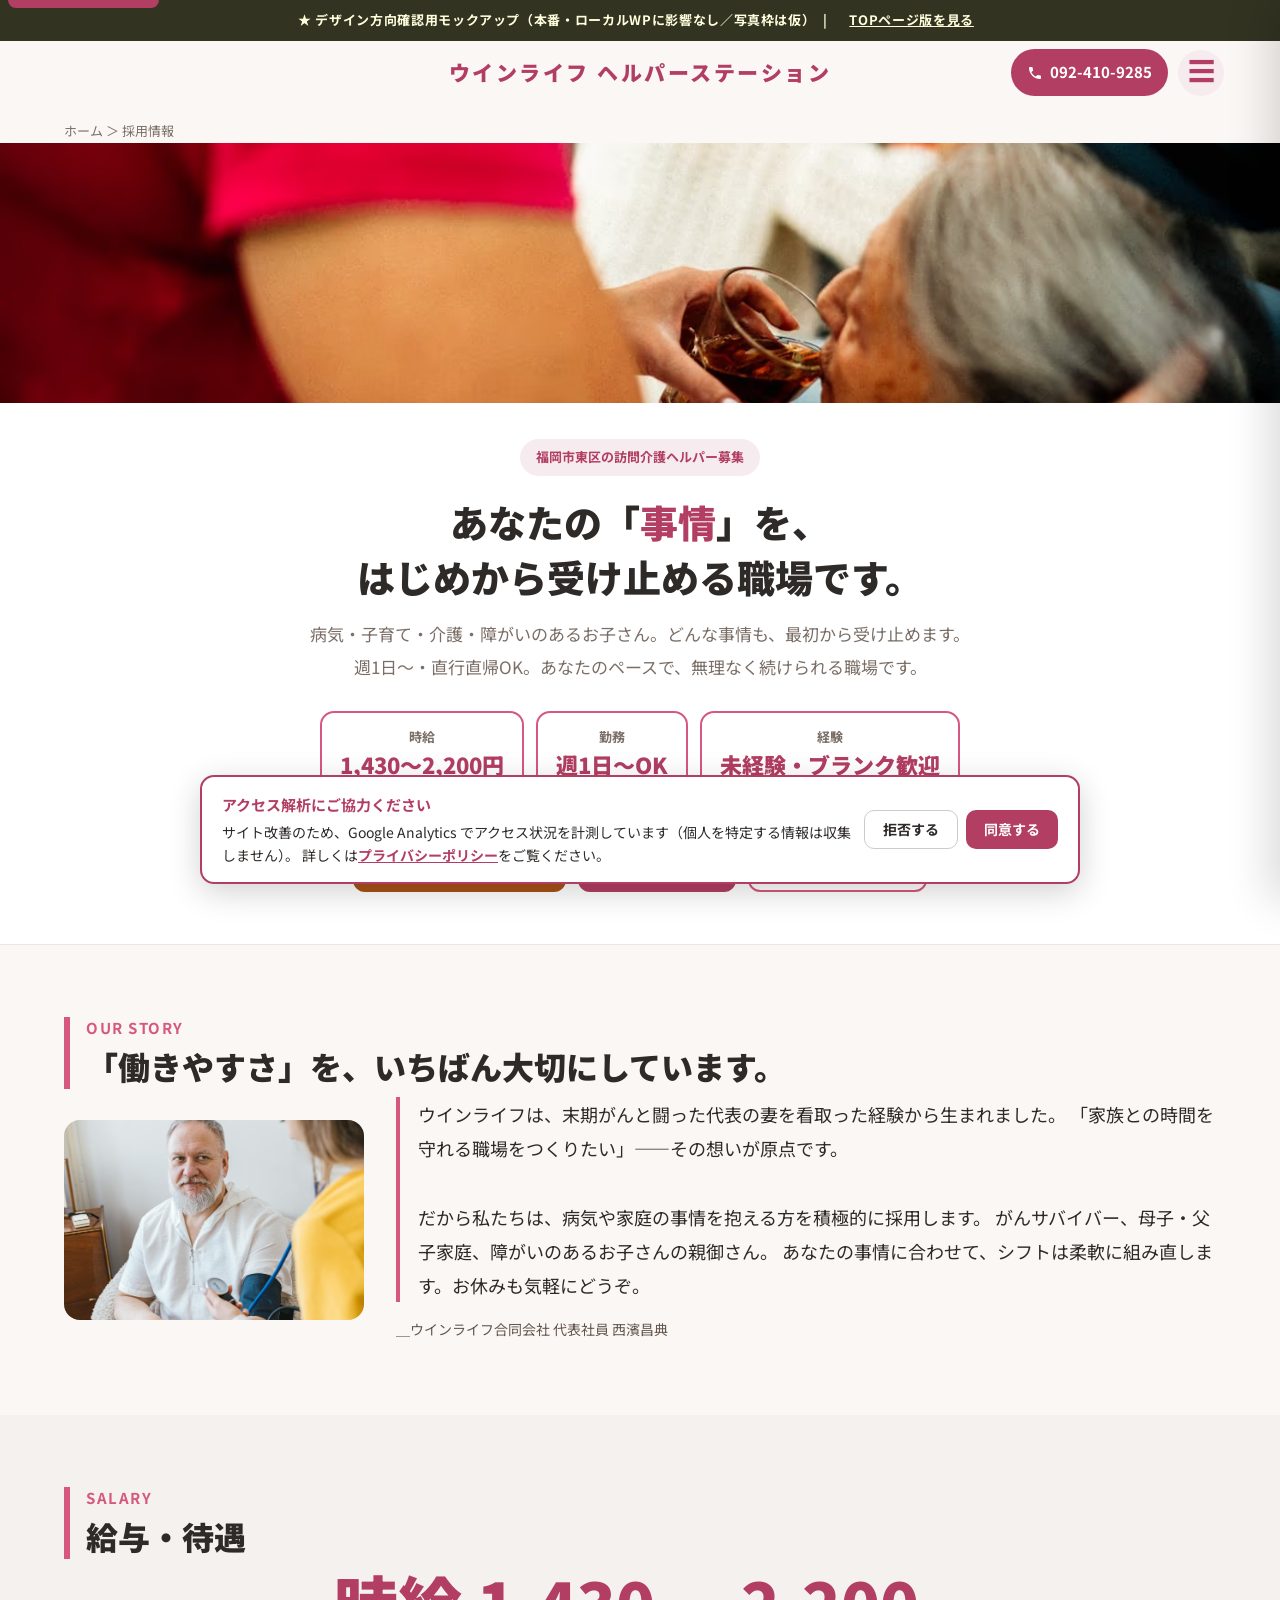
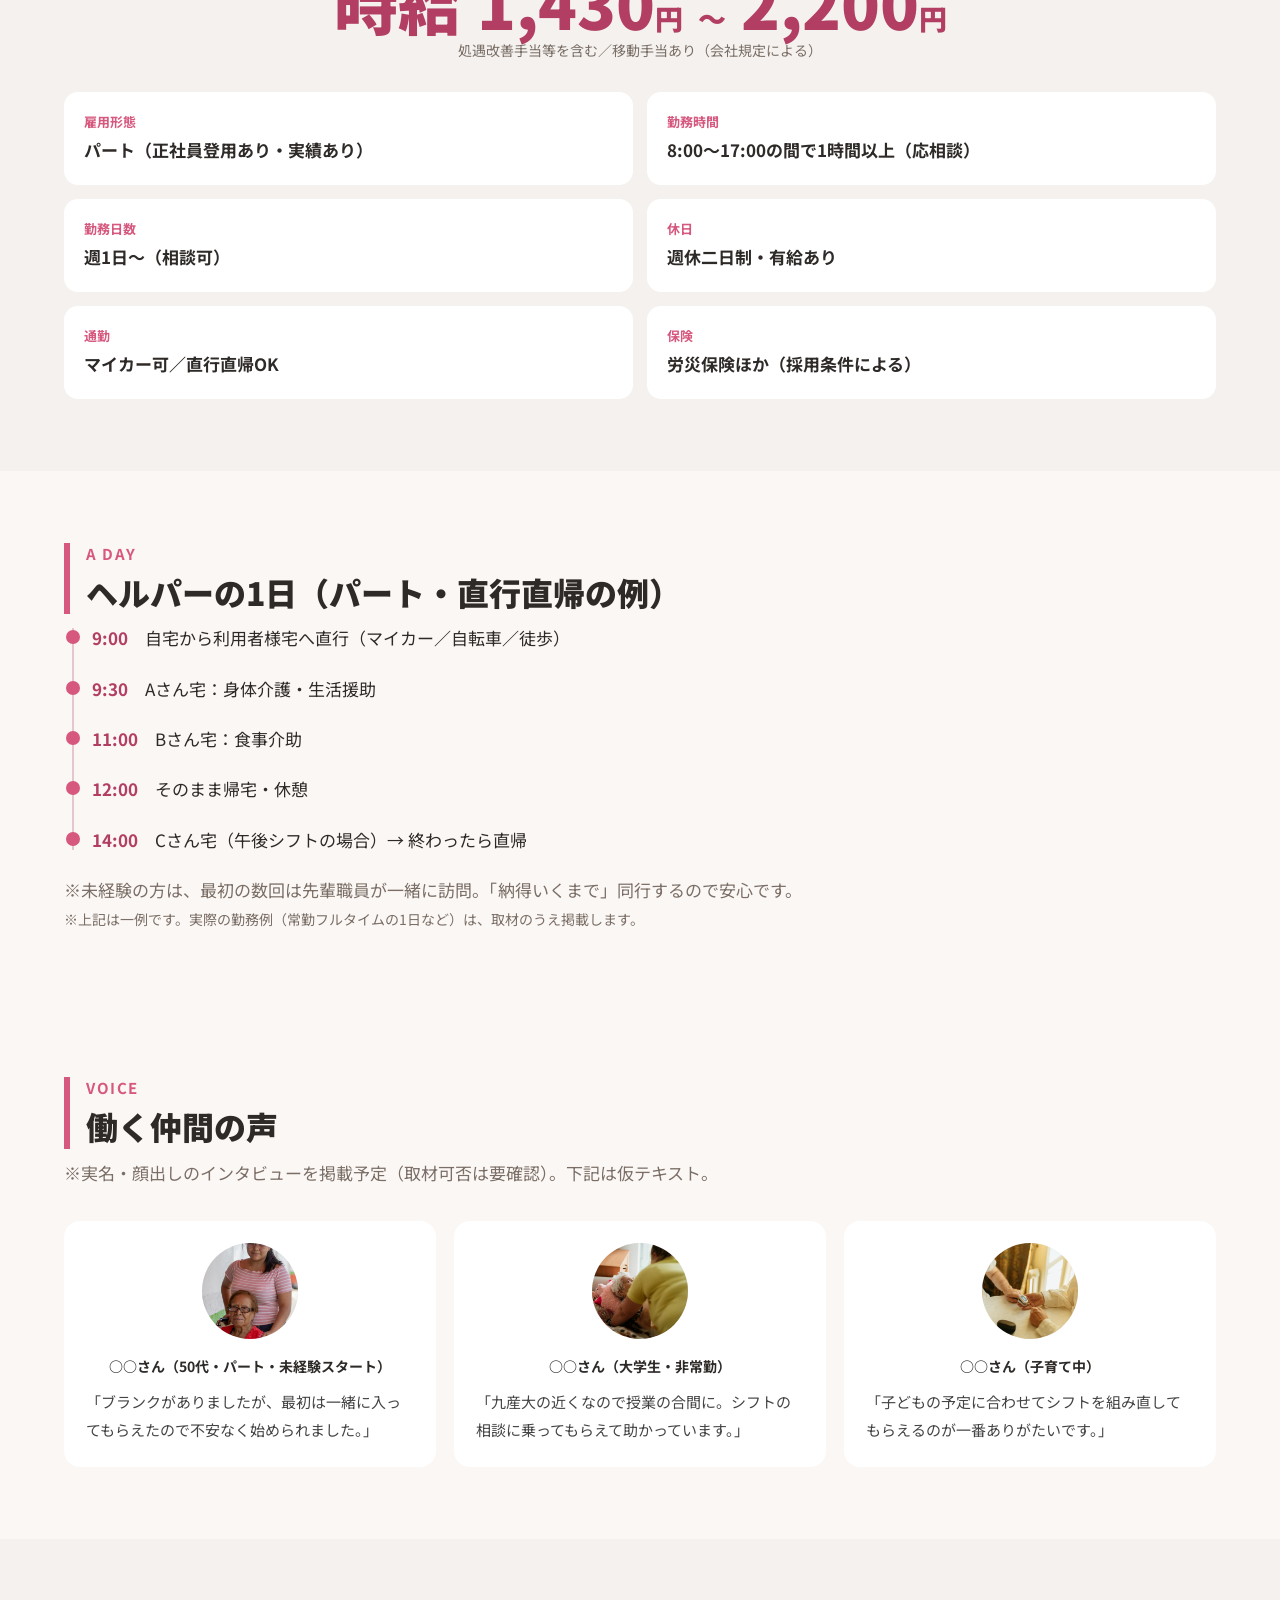
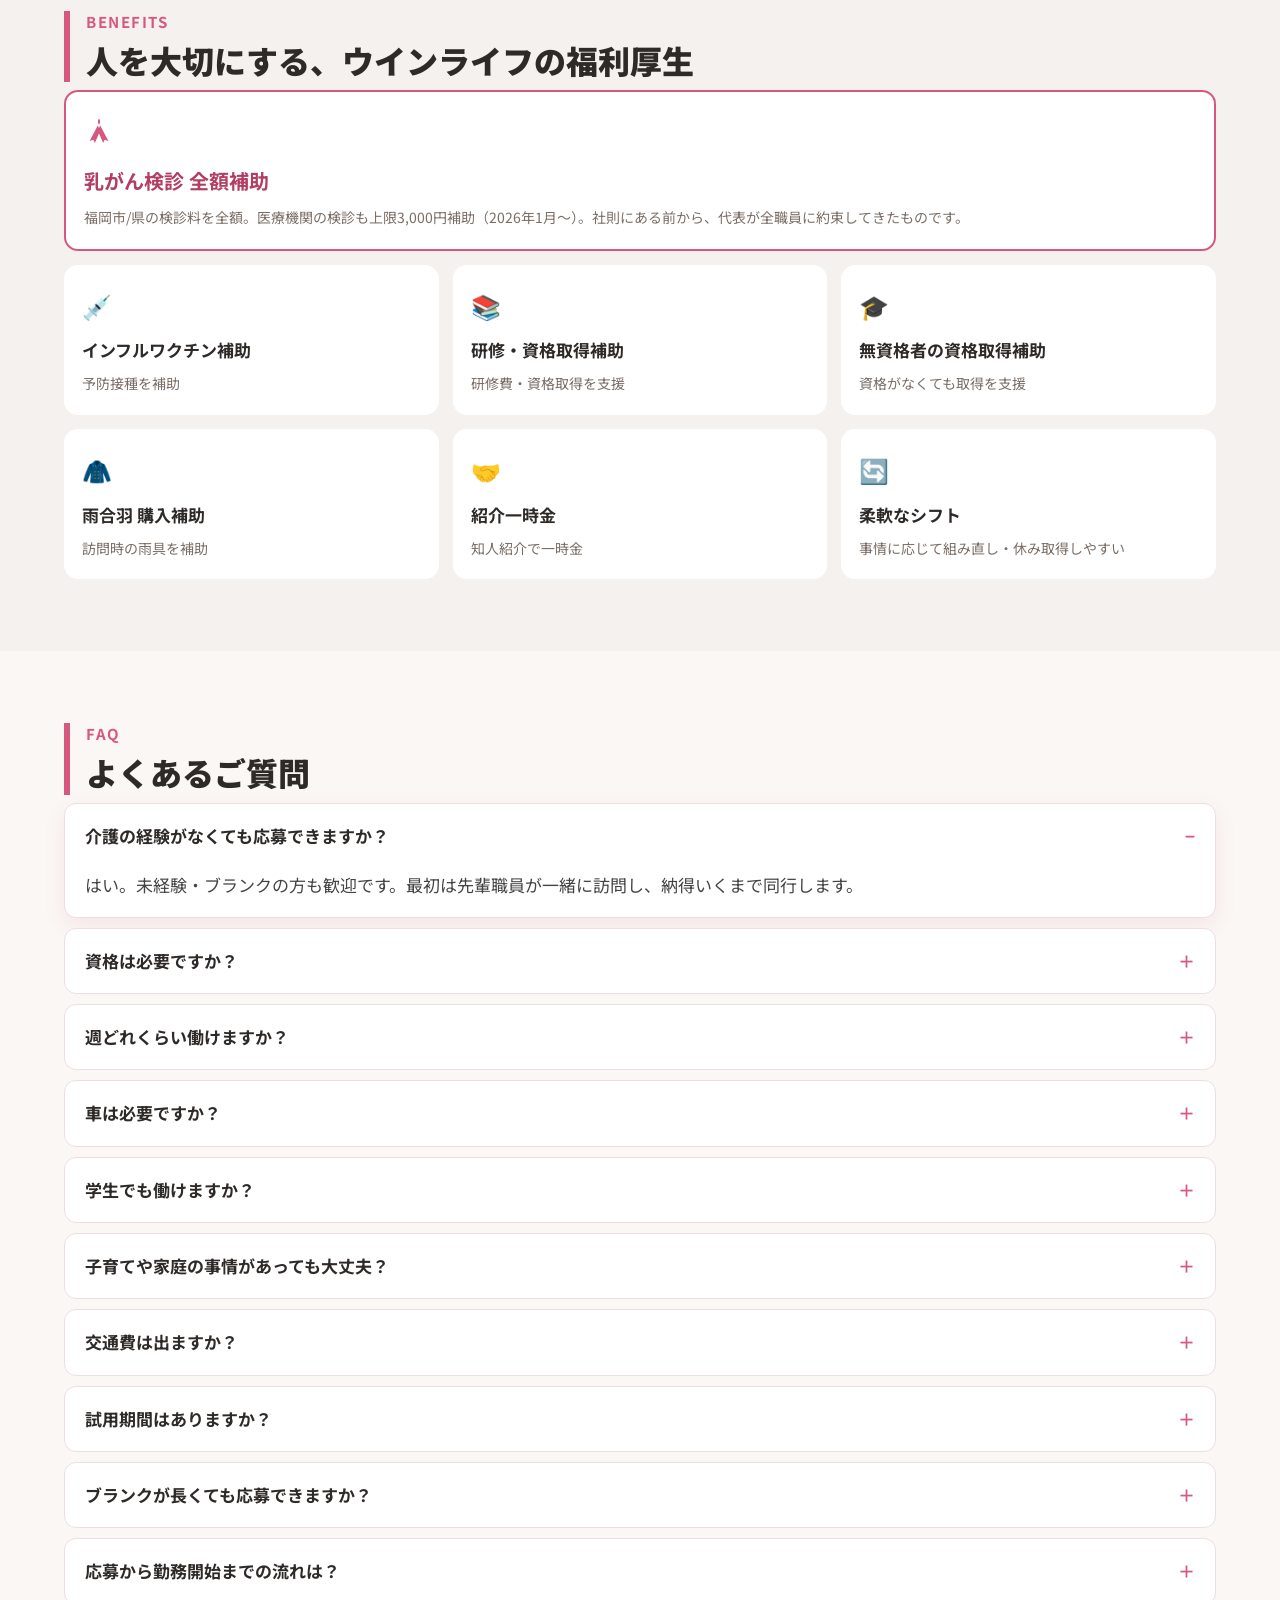
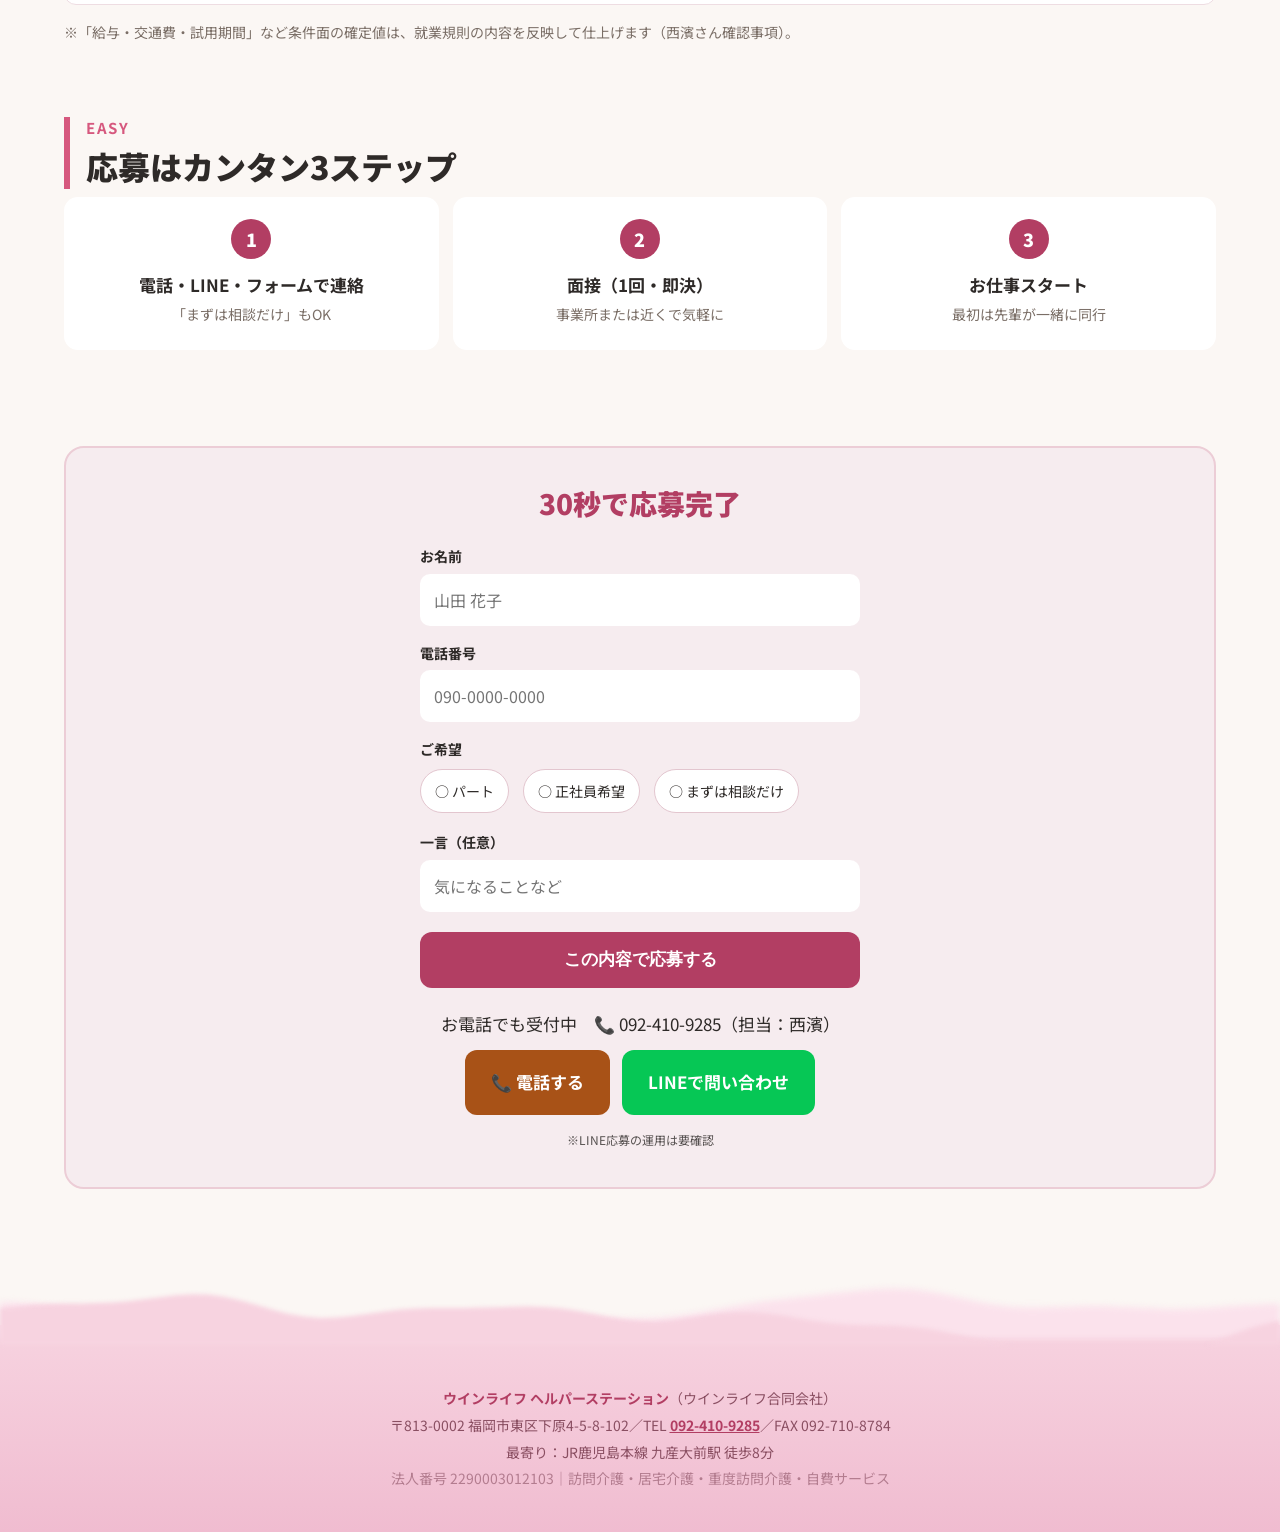
<file: recruit-lp.html>
<!DOCTYPE html>
<html lang="ja">
<head>
<meta charset="UTF-8">
<meta name="viewport" content="width=device-width, initial-scale=1.0">
<title>採用情報｜ウインライフ ヘルパーステーション（モックアップ）</title>
<meta name="description" content="福岡市東区の訪問介護ヘルパー募集。週1日〜・直行直帰OK・未経験歓迎。乳がん検診全額補助など、人を大切にする福利厚生。">
<meta property="og:type" content="website">
<meta property="og:site_name" content="ウインライフ ヘルパーステーション">
<meta property="og:title" content="ヘルパー求人｜ウインライフ ヘルパーステーション">
<meta property="og:description" content="福岡市東区の訪問介護ヘルパー募集。週1日〜・直行直帰OK・未経験歓迎。乳がん検診全額補助など、人を大切にする福利厚生。">
<meta property="og:url" content="https://kantanagasawa93.github.io/winlife-helper-mockup/recruit-lp.html">
<meta property="og:image" content="https://kantanagasawa93.github.io/winlife-helper-mockup/assets/ogp/recruit-lp.png">
<meta property="og:image:width" content="1200">
<meta property="og:image:height" content="630">
<meta property="og:image:alt" content="ヘルパー求人｜あなたの「事情」を、はじめから受け止める職場です。">
<meta name="twitter:card" content="summary_large_image">
<link rel="icon" href="assets/favicon.svg" type="image/svg+xml">
<link rel="stylesheet" href="assets/common.css">
<script src="assets/analytics.js" defer></script>
<script type="application/ld+json">
{
  "@context": "https://schema.org",
  "@type": "JobPosting",
  "title": "訪問介護ヘルパー（パート／正社員登用あり）",
  "description": "福岡市東区の訪問介護ヘルパー募集。週1日〜・直行直帰OK・未経験/ブランク歓迎。介護保険・居宅介護・重度訪問介護・自費サービスに対応。乳がん検診全額補助など、人を大切にする福利厚生が特長です。",
  "datePosted": "2026-05-28",
  "validThrough": "2027-05-28",
  "employmentType": ["PART_TIME", "FULL_TIME"],
  "industry": "訪問介護",
  "occupationalCategory": "37-2012 ホームヘルパー",
  "hiringOrganization": {
    "@type": "Organization",
    "name": "ウインライフ ヘルパーステーション",
    "legalName": "ウインライフ合同会社",
    "sameAs": "https://kantanagasawa93.github.io/winlife-helper-mockup/",
    "logo": "https://kantanagasawa93.github.io/winlife-helper-mockup/assets/favicon.svg"
  },
  "jobLocation": {
    "@type": "Place",
    "address": {
      "@type": "PostalAddress",
      "postalCode": "813-0002",
      "addressCountry": "JP",
      "addressRegion": "福岡県",
      "addressLocality": "福岡市東区",
      "streetAddress": "下原4-5-8-102"
    }
  },
  "applicantLocationRequirements": {
    "@type": "Country",
    "name": "JP"
  },
  "baseSalary": {
    "@type": "MonetaryAmount",
    "currency": "JPY",
    "value": {
      "@type": "QuantitativeValue",
      "minValue": 1430,
      "maxValue": 2200,
      "unitText": "HOUR"
    }
  },
  "jobBenefits": "乳がん検診全額補助／インフルエンザワクチン補助／研修・資格取得補助／無資格者の資格取得補助／雨合羽購入補助／紹介一時金／柔軟なシフト調整",
  "workHours": "8:00〜17:00の間で1時間以上（応相談）",
  "qualifications": "初任者研修／ホームヘルパー2級／介護福祉士のいずれか（未経験の場合は資格取得支援あり）",
  "skills": "コミュニケーション能力、思いやり、柔軟性",
  "experienceRequirements": "未経験可・ブランクのある方も歓迎",
  "directApply": true
}
</script>
<link rel="preconnect" href="https://fonts.googleapis.com">
<link href="https://fonts.googleapis.com/css2?family=Noto+Sans+JP:wght@400;500;700;900&display=swap" rel="stylesheet">
<style>
.wrap{width:100%;max-width:1320px;margin:0 auto;padding:0 clamp(20px,5vw,72px)}
section{padding:72px 0}
h2{font-size:32px;font-weight:900;line-height:1.4;margin-bottom:8px;padding-left:16px;border-left:6px solid var(--rose)}
h2 .sub{display:block;font-size:15px;font-weight:700;color:var(--rose);letter-spacing:.1em;margin-bottom:6px}
.lead{color:var(--greige);margin-bottom:32px}
.ribbon{display:inline-block;width:22px;height:22px;vertical-align:-4px;margin-right:6px}
/* mock photo placeholder */
.ph{background:repeating-linear-gradient(45deg,#efe3e6,#efe3e6 12px,#f6ecef 12px,#f6ecef 24px);
  border:1px dashed #d8b9c3;border-radius:16px;display:flex;align-items:center;justify-content:center;
  color:#b08;font-size:13px;font-weight:700;text-align:center;min-height:200px;padding:16px}
.ph.round{border-radius:50%;width:96px;height:96px;min-height:0;flex:0 0 96px}

/* HERO（明るい・大きな画像バナー＋中央寄せの縦積み。TOPの横分割と構図で差別化） */
.hero{text-align:center;padding:0 0 52px;background:#fff;border-bottom:1px solid #f0e3e7}
.hero .heroban{min-height:260px;border-radius:0;border-left:none;border-right:none;border-top:none}
.hero .inner{padding:36px 20px 0;max-width:760px;margin:0 auto}
.hero .tag{display:inline-block;background:var(--tint);color:var(--rose-deep);padding:6px 16px;border-radius:999px;font-size:13px;font-weight:700;margin-bottom:18px}
.hero h1{font-size:38px;font-weight:900;line-height:1.45;margin-bottom:14px;color:var(--ink)}
.hero h1 em{color:var(--rose-deep);font-style:normal}
.hero p{font-size:17px;margin-bottom:28px;color:var(--greige)}
.badges{display:flex;gap:12px;justify-content:center;flex-wrap:wrap;margin-bottom:32px}
.badge{background:#fff;color:var(--ink);border:2px solid var(--rose);border-radius:14px;padding:12px 18px;min-width:150px}
.badge .k{font-size:13px;color:var(--greige);font-weight:700}
.badge .v{font-size:22px;font-weight:900;color:var(--rose-deep);line-height:1.3}
.cta-row{display:flex;gap:12px;justify-content:center;flex-wrap:wrap}
.btn{display:inline-flex;align-items:center;gap:8px;border-radius:12px;padding:16px 26px;font-size:17px;font-weight:700;text-decoration:none;border:none;cursor:pointer;min-height:56px}
.btn-rose{background:var(--rose-deep);color:#fff}
.btn-tel{background:#A85217;color:#fff}
.btn-line{background:#06C755;color:#fff}
.btn-ghost{background:transparent;color:var(--rose-deep);border:2px solid var(--rose)}

/* 想い */
.story{display:grid;grid-template-columns:300px 1fr;gap:32px;align-items:center}
.story blockquote{border-left:4px solid var(--rose);padding-left:18px;color:var(--ink);font-size:18px}
.story .by{color:#62554D;font-size:14px;margin-top:14px}

/* 給与 */
.salary{background:var(--neutral)}
.bignum{text-align:center;margin:8px 0 28px}
.bignum .n{font-size:64px;font-weight:900;color:var(--rose-deep);line-height:1.1}
.bignum .n small{font-size:28px}
.bignum .note{color:var(--greige);font-size:14px}
.tbl{display:grid;grid-template-columns:1fr 1fr;gap:14px}
.tcard{background:#fff;border-radius:14px;padding:18px 20px}
.tcard .k{font-size:13px;color:var(--rose);font-weight:700}
.tcard .v{font-size:17px;font-weight:700}

/* timeline */
.steps{list-style:none;position:relative;padding-left:28px}
.steps:before{content:"";position:absolute;left:8px;top:6px;bottom:6px;width:2px;background:#e3c6cf}
.steps li{position:relative;margin-bottom:18px}
.steps li:before{content:"";position:absolute;left:-26px;top:8px;width:14px;height:14px;border-radius:50%;background:var(--rose)}
.steps b{color:var(--rose-deep)}

/* voices */
.voices{display:grid;grid-template-columns:repeat(3,1fr);gap:18px}
.voice{background:#fff;border-radius:16px;padding:22px;text-align:center}
.voice .ph.round{margin:0 auto 14px}
.voice .who{font-weight:700;font-size:14px;margin-bottom:8px}
.voice .msg{font-size:15px;color:#444;text-align:left}

/* benefits */
.benefits{background:var(--neutral)}
.bgrid{display:grid;grid-template-columns:repeat(3,1fr);gap:14px}
.bitem{background:#fff;border-radius:14px;padding:18px}
.bitem .ic{font-size:24px}
.bitem .t{font-weight:700;margin:6px 0 4px}
.bitem .d{font-size:14px;color:var(--greige)}
.bitem.hero-benefit{grid-column:span 3;border:2px solid var(--rose);background:#fff}
.bitem.hero-benefit .t{color:var(--rose-deep);font-size:20px}

/* faq */
details{background:#fff;border-radius:12px;margin-bottom:10px;padding:0 20px;border:1px solid #eedde2}
summary{cursor:pointer;font-weight:700;padding:16px 0;list-style:none;position:relative}
summary::-webkit-details-marker{display:none}
summary:after{content:"＋";position:absolute;right:0;color:var(--rose)}
details[open] summary:after{content:"−"}
details p{padding:0 0 16px;color:#444}

/* form */
.applybox{background:var(--tint);color:var(--ink);border:2px solid #eccdd6;border-radius:20px;padding:36px;text-align:center}
.applybox h2{color:var(--rose-deep);border-left:none;padding-left:0;text-align:center}
.form{max-width:440px;margin:20px auto;text-align:left}
.form label{display:block;font-size:14px;font-weight:700;margin:14px 0 4px}
.form input,.form select{width:100%;padding:14px;border-radius:10px;border:none;font-size:16px;font-family:inherit}
.radio{display:flex;gap:14px;flex-wrap:wrap;margin-top:6px}
.radio span{background:#fff;border:1px solid #e3c6cf;padding:8px 14px;border-radius:999px;font-size:14px}

/* sticky bar */
.sticky{position:fixed;left:0;right:0;bottom:0;display:flex;z-index:50;box-shadow:0 -2px 12px rgba(0,0,0,.12)}
.sticky a{flex:1;text-align:center;padding:16px;font-weight:700;text-decoration:none;color:#fff;font-size:16px}
.sticky .tel{background:#A85217}
.sticky .apply{background:var(--rose-deep)}

/* 応募3ステップ */
.steps3{display:grid;grid-template-columns:repeat(3,1fr);gap:14px;margin-top:8px}
.step3{background:#fff;border-radius:14px;padding:22px 18px;text-align:center;position:relative}
.step3 .no{display:inline-flex;width:40px;height:40px;border-radius:50%;background:var(--rose-deep);color:#fff;font-weight:900;align-items:center;justify-content:center;font-size:18px;margin-bottom:10px}
.step3 .t{font-weight:700}
.step3 .d{font-size:14px;color:var(--greige)}
.svg-ribbon{width:20px;height:20px;vertical-align:-3px}
@media(max-width:720px){ .steps3{grid-template-columns:1fr} }

@media(max-width:720px){
  .hero h1{font-size:28px}
  .story{grid-template-columns:1fr}
  .tbl{grid-template-columns:1fr}
  .voices{grid-template-columns:1fr}
  .bgrid{grid-template-columns:1fr}
  .bitem.hero-benefit{grid-column:span 1}
  .bignum .n{font-size:48px}
  body{padding-bottom:60px}
}
@media(min-width:721px){ .sticky{display:none} }
/* === アニメーション === */
.js body>section,.js body>header,.js body>footer{opacity:0;transform:translateY(28px);transition:opacity .7s cubic-bezier(.22,.61,.36,1),transform .7s cubic-bezier(.22,.61,.36,1)}
.js body>section.in,.js body>header.in,.js body>footer.in{opacity:1;transform:none}
.js .lphead{opacity:1!important;transform:none!important}
@keyframes rise{from{opacity:0;transform:translateY(18px)}to{opacity:1;transform:none}}
.voice,.bitem,.step3,.tcard{transition:transform .25s ease,box-shadow .25s ease}
.voice:hover,.bitem:hover,.step3:hover{transform:translateY(-6px);box-shadow:0 16px 32px rgba(178,62,99,.16)}
.btn{transition:transform .15s ease,box-shadow .2s ease,filter .2s ease}
.btn:hover{transform:translateY(-2px);box-shadow:0 8px 18px rgba(0,0,0,.12);filter:brightness(1.05)}
.btn:active{transform:translateY(0)}
.badge{transition:transform .2s ease,box-shadow .2s ease}
.badge:hover{transform:translateY(-4px);box-shadow:0 10px 20px rgba(214,88,126,.18)}
.sticky a{transition:filter .2s ease}
.sticky a:hover{filter:brightness(1.08)}
details{transition:box-shadow .2s ease}
details[open]{box-shadow:0 8px 22px rgba(178,62,99,.09)}
summary:after{transition:transform .2s ease}
.progress{position:fixed;top:0;left:0;height:4px;width:0;background:linear-gradient(90deg,var(--rose),var(--rose-deep));z-index:60;transition:width .08s linear}
/* LP slim header（フルメニューは載せず集中型を維持） */
.lphead{position:sticky;top:0;z-index:50;background:rgba(255,255,255,.96);backdrop-filter:blur(6px);border-bottom:1px solid #f0e3e7}
.lphead .wrap{max-width:1320px;margin:0 auto;padding:0 clamp(20px,5vw,72px);display:flex;align-items:center;justify-content:space-between;height:58px}
.lphead .logo{font-weight:900;color:var(--rose-deep);font-size:15px;text-decoration:none}
.lphead .right{display:flex;align-items:center;gap:14px}
.lphead .back{font-size:13px;color:var(--greige);text-decoration:none;font-weight:600}
.lphead .back:hover{color:var(--rose-deep)}
.lphead .htel{background:var(--rose-deep);color:#fff;padding:8px 14px;border-radius:999px;font-weight:700;font-size:14px;text-decoration:none}
@media(max-width:600px){ .lphead .logo{font-size:13px} .lphead .back{display:none} }
.svg-ribbon{animation:rpulse 2.8s ease-in-out infinite;transform-origin:center}
@keyframes rpulse{0%,100%{transform:scale(1)}50%{transform:scale(1.14)}}
@media(prefers-reduced-motion:reduce){.js body>section,.js body>header,.js body>footer{opacity:1!important;transform:none!important;transition:none}.voice,.bitem,.step3,.btn,.badge,.svg-ribbon{animation:none;transition:none}}

/* 写真差し込み */
.ph.hasimg,.heroimg.hasimg{position:relative;padding:0;border:0;overflow:hidden}
.ph img,.heroimg img{position:absolute;inset:0;width:100%;height:100%;object-fit:cover}

</style>
</head>
<body>
<script>document.documentElement.classList.add('js')</script>
<a href="#story" class="skiplink">本文へスキップ</a>
<div class="progress"></div>

<div class="mocknote">★ デザイン方向確認用モックアップ（本番・ローカルWPに影響なし／写真枠は仮）　|　<a href="top.html">TOPページ版を見る</a></div>

<!-- LP slim header -->
<div class="nav" id="nav">
  <div class="navbar"><div class="row">
    <span class="navspacer"></span>
    <a class="logo" href="top.html">ウインライフ ヘルパーステーション</a>
    <div class="navtop-right">
      <a class="htel" href="tel:0924109285"><svg class="ico-tel" viewBox="0 0 24 24" fill="currentColor" aria-hidden="true"><path d="M6.6 10.8c1.4 2.8 3.8 5.1 6.6 6.6l2.2-2.2c.3-.3.7-.4 1-.2 1.1.4 2.3.6 3.6.6.6 0 1 .4 1 1V20c0 .6-.4 1-1 1C10.6 21 3 13.4 3 4c0-.6.4-1 1-1h3.5c.6 0 1 .4 1 1 0 1.2.2 2.4.6 3.6.1.4 0 .8-.3 1l-2.2 2.2z"/></svg><span>092-410-9285</span></a>
      <button class="navtoggle" id="navtoggle" aria-label="メニュー">☰</button>
    </div>
  </div></div>
  <ul class="menu">
    <li><a href="top.html">トップ</a></li>
    <li class="has-sub"><a href="about.html">私たちについて</a><ul class="submenu"><li><a href="about.html#greeting">ごあいさつ</a></li><li><a href="about.html#company">会社概要</a></li><li><a href="about.html#story">設立ストーリー</a></li><li><a href="news.html">社会貢献活動</a></li></ul></li>
    <li class="has-sub"><a href="service-homon.html">サービス</a><ul class="submenu"><li><a href="service-homon.html">訪問介護（介護保険）</a></li><li><a href="service-kyotaku.html">居宅介護・重度訪問介護</a></li><li><a href="service-jihi.html">自費サービス</a></li><li><a href="top.html#flow">ご利用の流れ</a></li><li><a href="info-disclosure.html#juyo">重要事項説明書</a></li></ul></li>
    <li class="has-sub"><a class="hot" href="recruit-lp.html">採用情報</a><ul class="submenu"><li><a href="recruit-lp.html">募集要項</a></li><li><a href="recruit-lp.html#benefits">福利厚生・補助制度</a></li><li><a href="recruit-lp.html">研修・資格支援</a></li><li><a href="recruit-lp.html">働く環境の透明性</a></li></ul></li>
    <li class="has-sub"><a href="news.html">お知らせ</a><ul class="submenu"><li><a href="news.html">お知らせ</a></li><li><a href="news.html">活動報告</a></li><li><a href="news.html">決算・運営報告</a></li><li><a href="news.html">立ち上げ日記（2022）</a></li></ul></li>
    <li class="has-sub"><a href="info-disclosure.html">情報公開</a><ul class="submenu"><li><a href="info-disclosure.html#unei">運営規程</a></li><li><a href="info-disclosure.html#juyo">重要事項説明書</a></li><li><a href="info-disclosure.html#shishin">各種指針・規程</a></li><li><a href="info-disclosure.html#kessan">決算報告（2022〜2025）</a></li></ul></li>
    <li><a href="contact.html">お問い合わせ</a></li>
    <li class="telitem"><a class="navtel" href="tel:0924109285"><svg class="ico-tel" viewBox="0 0 24 24" fill="currentColor" aria-hidden="true"><path d="M6.6 10.8c1.4 2.8 3.8 5.1 6.6 6.6l2.2-2.2c.3-.3.7-.4 1-.2 1.1.4 2.3.6 3.6.6.6 0 1 .4 1 1V20c0 .6-.4 1-1 1C10.6 21 3 13.4 3 4c0-.6.4-1 1-1h3.5c.6 0 1 .4 1 1 0 1.2.2 2.4.6 3.6.1.4 0 .8-.3 1l-2.2 2.2z"/></svg> 092-410-9285</a></li>
  </ul>
</div>

<!-- ① HERO -->
<div style="max-width:1320px;margin:0 auto;padding:14px clamp(20px,5vw,72px) 0">
  <p style="font-size:13px;color:var(--greige)"><a href="top.html" style="color:var(--greige);text-decoration:none">ホーム</a> ＞ 採用情報</p>
</div>
<header class="hero">
  <div class="ph heroban hasimg"><picture><source srcset="assets/img/p16364307.avif" type="image/avif"><source srcset="assets/img/p16364307.webp" type="image/webp"><img src="assets/img/p16364307.jpg" alt="スタッフと利用者" width="1400" height="933" fetchpriority="high" decoding="async"></picture></div>
  <div class="inner">
  <span class="tag">福岡市東区の訪問介護ヘルパー募集</span>
  <h1>あなたの「<em>事情</em>」を、<br>はじめから受け止める職場です。</h1>
  <p>病気・子育て・介護・障がいのあるお子さん。どんな事情も、最初から受け止めます。<br>週1日〜・直行直帰OK。あなたのペースで、無理なく続けられる職場です。</p>
  <div class="badges">
    <div class="badge"><div class="k">時給</div><div class="v">1,430〜2,200円</div></div>
    <div class="badge"><div class="k">勤務</div><div class="v">週1日〜OK</div></div>
    <div class="badge"><div class="k">経験</div><div class="v">未経験・ブランク歓迎</div></div>
  </div>
  <div class="cta-row">
    <a class="btn btn-tel" href="tel:0924109285">📞 電話で応募・相談</a>
    <a class="btn btn-rose" href="#apply">✏ 30秒で応募</a>
    <a class="btn btn-ghost" href="#story">▼ どんな会社？</a>
  </div>
  </div>
</header>

<!-- ② 想い -->
<section id="story" role="main">
  <div class="wrap">
    <h2><span class="sub">OUR STORY</span>「働きやすさ」を、いちばん大切にしています。</h2>
    <div class="story">
      <div class="ph hasimg"><picture><source srcset="assets/img/p7345476.avif" type="image/avif"><source srcset="assets/img/p7345476.webp" type="image/webp"><img src="assets/img/p7345476.jpg" alt="代表" width="1400" height="2100" loading="lazy" decoding="async"></picture></div>
      <div>
        <blockquote>
          ウインライフは、末期がんと闘った代表の妻を看取った経験から生まれました。
          「家族との時間を守れる職場をつくりたい」——その想いが原点です。<br><br>
          だから私たちは、病気や家庭の事情を抱える方を積極的に採用します。
          がんサバイバー、母子・父子家庭、障がいのあるお子さんの親御さん。
          あなたの事情に合わせて、シフトは柔軟に組み直します。お休みも気軽にどうぞ。
        </blockquote>
        <div class="by">＿ウインライフ合同会社 代表社員 西濱昌典</div>
      </div>
    </div>
  </div>
</section>

<!-- ③ 給与 -->
<section class="salary">
  <div class="wrap">
    <h2><span class="sub">SALARY</span>給与・待遇</h2>
    <div class="bignum">
      <div class="n">時給 <span data-count="1430">1,430</span><small>円</small> <small>〜</small> <span data-count="2200">2,200</span><small>円</small></div>
      <div class="note">処遇改善手当等を含む／移動手当あり（会社規定による）</div>
    </div>
    <div class="tbl">
      <div class="tcard"><div class="k">雇用形態</div><div class="v">パート（正社員登用あり・実績あり）</div></div>
      <div class="tcard"><div class="k">勤務時間</div><div class="v">8:00〜17:00の間で1時間以上（応相談）</div></div>
      <div class="tcard"><div class="k">勤務日数</div><div class="v">週1日〜（相談可）</div></div>
      <div class="tcard"><div class="k">休日</div><div class="v">週休二日制・有給あり</div></div>
      <div class="tcard"><div class="k">通勤</div><div class="v">マイカー可／直行直帰OK</div></div>
      <div class="tcard"><div class="k">保険</div><div class="v">労災保険ほか（採用条件による）</div></div>
    </div>
  </div>
</section>

<!-- ④ 1日の流れ -->
<section>
  <div class="wrap">
    <h2><span class="sub">A DAY</span>ヘルパーの1日（パート・直行直帰の例）</h2>
    <ul class="steps">
      <li><b>9:00</b>　自宅から利用者様宅へ直行（マイカー／自転車／徒歩）</li>
      <li><b>9:30</b>　Aさん宅：身体介護・生活援助</li>
      <li><b>11:00</b>　Bさん宅：食事介助</li>
      <li><b>12:00</b>　そのまま帰宅・休憩</li>
      <li><b>14:00</b>　Cさん宅（午後シフトの場合）→ 終わったら直帰</li>
    </ul>
    <p style="color:var(--greige)">※未経験の方は、最初の数回は先輩職員が一緒に訪問。「納得いくまで」同行するので安心です。</p>
    <p style="color:var(--greige);font-size:14px">※上記は一例です。実際の勤務例（常勤フルタイムの1日など）は、取材のうえ掲載します。</p>
  </div>
</section>

<!-- ⑤ スタッフの声 -->
<section>
  <div class="wrap">
    <h2><span class="sub">VOICE</span>働く仲間の声</h2>
    <p class="lead">※実名・顔出しのインタビューを掲載予定（取材可否は要確認）。下記は仮テキスト。</p>
    <div class="voices">
      <div class="voice">
        <div class="ph round hasimg"><picture><source srcset="assets/img/p16810647.avif" type="image/avif"><source srcset="assets/img/p16810647.webp" type="image/webp"><img src="assets/img/p16810647.jpg" alt="スタッフ" width="1400" height="2100" loading="lazy" decoding="async"></picture></div>
        <div class="who">○○さん（50代・パート・未経験スタート）</div>
        <div class="msg">「ブランクがありましたが、最初は一緒に入ってもらえたので不安なく始められました。」</div>
      </div>
      <div class="voice">
        <div class="ph round hasimg"><picture><source srcset="assets/img/p18459192.avif" type="image/avif"><source srcset="assets/img/p18459192.webp" type="image/webp"><img src="assets/img/p18459192.jpg" alt="スタッフ" width="1400" height="2100" loading="lazy" decoding="async"></picture></div>
        <div class="who">○○さん（大学生・非常勤）</div>
        <div class="msg">「九産大の近くなので授業の合間に。シフトの相談に乗ってもらえて助かっています。」</div>
      </div>
      <div class="voice">
        <div class="ph round hasimg"><picture><source srcset="assets/img/p8088861.avif" type="image/avif"><source srcset="assets/img/p8088861.webp" type="image/webp"><img src="assets/img/p8088861.jpg" alt="スタッフ" width="1400" height="2100" loading="lazy" decoding="async"></picture></div>
        <div class="who">○○さん（子育て中）</div>
        <div class="msg">「子どもの予定に合わせてシフトを組み直してもらえるのが一番ありがたいです。」</div>
      </div>
    </div>
  </div>
</section>

<!-- ⑥ 福利厚生 -->
<section class="benefits">
  <div class="wrap">
    <h2><span class="sub">BENEFITS</span>人を大切にする、ウインライフの福利厚生</h2>
    <div class="bgrid">
      <div class="bitem hero-benefit">
        <div class="ic"><svg class="svg-ribbon" style="width:30px;height:30px" viewBox="0 0 24 24" fill="#D6587E" xmlns="http://www.w3.org/2000/svg"><path d="M12 2c-1.2 1.6-1.2 3.4 0 5 1.2-1.6 1.2-3.4 0-5zm-1 5.5L4.5 20l3-1 1.2 2.6L13 11.5 11 7.5zm2 0L11 11.5l4.3 10.1L16.5 19l3 1L13 7.5z"/></svg></div>
        <div class="t">乳がん検診 全額補助</div>
        <div class="d">福岡市/県の検診料を全額。医療機関の検診も上限3,000円補助（2026年1月〜）。社則にある前から、代表が全職員に約束してきたものです。</div>
      </div>
      <div class="bitem"><div class="ic">💉</div><div class="t">インフルワクチン補助</div><div class="d">予防接種を補助</div></div>
      <div class="bitem"><div class="ic">📚</div><div class="t">研修・資格取得補助</div><div class="d">研修費・資格取得を支援</div></div>
      <div class="bitem"><div class="ic">🎓</div><div class="t">無資格者の資格取得補助</div><div class="d">資格がなくても取得を支援</div></div>
      <div class="bitem"><div class="ic">🧥</div><div class="t">雨合羽 購入補助</div><div class="d">訪問時の雨具を補助</div></div>
      <div class="bitem"><div class="ic">🤝</div><div class="t">紹介一時金</div><div class="d">知人紹介で一時金</div></div>
      <div class="bitem"><div class="ic">🔄</div><div class="t">柔軟なシフト</div><div class="d">事情に応じて組み直し・休み取得しやすい</div></div>
    </div>
  </div>
</section>

<!-- ⑦ FAQ -->
<section>
  <div class="wrap">
    <h2><span class="sub">FAQ</span>よくあるご質問</h2>
    <details open><summary>介護の経験がなくても応募できますか？</summary><p>はい。未経験・ブランクの方も歓迎です。最初は先輩職員が一緒に訪問し、納得いくまで同行します。</p></details>
    <details><summary>資格は必要ですか？</summary><p>初任者研修／ホームヘルパー2級／介護福祉士のいずれかが必要です。お持ちでない方には資格取得の補助制度があります。</p></details>
    <details><summary>週どれくらい働けますか？</summary><p>週1日から相談可能です。ご都合に合わせて柔軟に調整します。</p></details>
    <details><summary>車は必要ですか？</summary><p>マイカー・自転車・徒歩など、ご都合の良い移動手段でOKです（AT限定可）。</p></details>
    <details><summary>学生でも働けますか？</summary><p>はい。九産大前駅 徒歩8分の立地で、大学生の非常勤も積極採用しています。</p></details>
    <details><summary>子育てや家庭の事情があっても大丈夫？</summary><p>むしろ歓迎です。事情を理解し、柔軟に対応するのが私たちの方針です。</p></details>
    <details><summary>交通費は出ますか？</summary><p>直行直帰の移動にかかる費用について支給制度があります（金額・条件の詳細は面談時にご案内します）。</p></details>
    <details><summary>試用期間はありますか？</summary><p>はい、一定の試用期間を設けています（期間・条件の詳細は面談時にご案内します）。</p></details>
    <details><summary>ブランクが長くても応募できますか？</summary><p>もちろんです。久しぶりの方も、先輩職員の同行から無理なく再スタートできます。</p></details>
    <details><summary>応募から勤務開始までの流れは？</summary><p>応募 → 面談（事情やご希望を伺います）→ 同行研修 → 勤務開始、という流れです。ご都合に合わせて調整します。</p></details>
    <p style="color:var(--greige);font-size:14px;margin-top:14px">※「給与・交通費・試用期間」など条件面の確定値は、就業規則の内容を反映して仕上げます（西濱さん確認事項）。</p>
  </div>
</section>

<!-- 応募3ステップ -->
<section style="padding-top:0">
  <div class="wrap">
    <h2><span class="sub">EASY</span>応募はカンタン3ステップ</h2>
    <div class="steps3">
      <div class="step3"><div class="no">1</div><div class="t">電話・LINE・フォームで連絡</div><div class="d">「まずは相談だけ」もOK</div></div>
      <div class="step3"><div class="no">2</div><div class="t">面接（1回・即決）</div><div class="d">事業所または近くで気軽に</div></div>
      <div class="step3"><div class="no">3</div><div class="t">お仕事スタート</div><div class="d">最初は先輩が一緒に同行</div></div>
    </div>
  </div>
</section>

<!-- ⑧ 応募 -->
<section id="apply" style="padding-top:24px">
  <div class="wrap">
    <div class="applybox">
      <h2 style="font-size:28px">30秒で応募完了</h2>
      <form class="form" onsubmit="return false">
        <label for="apply-name">お名前</label><input id="apply-name" name="name" type="text" autocomplete="name" placeholder="山田 花子">
        <label for="apply-tel">電話番号</label><input id="apply-tel" name="tel" type="tel" autocomplete="tel" placeholder="090-0000-0000">
        <label>ご希望</label>
        <div class="radio" role="radiogroup" aria-label="ご希望"><span>○ パート</span><span>○ 正社員希望</span><span>○ まずは相談だけ</span></div>
        <label for="apply-note" style="margin-top:16px">一言（任意）</label><input id="apply-note" name="note" type="text" placeholder="気になることなど">
        <button type="submit" class="btn btn-rose" style="width:100%;justify-content:center;margin-top:20px">この内容で応募する</button>
      </form>
      <p style="margin:18px 0 10px">お電話でも受付中　📞 092-410-9285（担当：西濱）</p>
      <div class="cta-row">
        <a class="btn btn-tel" href="tel:0924109285">📞 電話する</a>
        <a class="btn btn-line" href="#">LINEで問い合わせ</a>
      </div>
      <p style="font-size:12px;opacity:.8;margin-top:14px">※LINE応募の運用は要確認</p>
    </div>
  </div>
</section>

<footer>
  <div class="wrap">
    <strong>ウインライフ ヘルパーステーション</strong>（ウインライフ合同会社）<br>
    〒813-0002 福岡市東区下原4-5-8-102／TEL <a href="tel:0924109285">092-410-9285</a>／FAX 092-710-8784<br>
    最寄り：JR鹿児島本線 九産大前駅 徒歩8分<br>
    <span style="opacity:.6">法人番号 2290003012103｜訪問介護・居宅介護・重度訪問介護・自費サービス</span>
  </div>
</footer>

<!-- sticky CTA (SP) -->
<nav class="sticky">
  <a class="tel" href="tel:0924109285">📞 電話で応募</a>
  <a class="apply" href="#apply">✏ 30秒で応募</a>
</nav>

<script>
(function(){
  var rm=matchMedia('(prefers-reduced-motion: reduce)').matches;
  var blocks=document.querySelectorAll('body>section,body>header,body>footer');
  function countUp(el){var to=+el.getAttribute('data-count'),dur=1000,t0=null;
    function step(ts){if(!t0)t0=ts;var p=Math.min((ts-t0)/dur,1);
      el.textContent=Math.floor(p*to).toLocaleString('ja-JP');
      if(p<1)requestAnimationFrame(step);else el.textContent=to.toLocaleString('ja-JP');}
    requestAnimationFrame(step);}
  if(rm){blocks.forEach(function(b){b.classList.add('in')});}
  else{
    var io=new IntersectionObserver(function(es){es.forEach(function(e){
      if(!e.isIntersecting)return;var el=e.target;el.classList.add('in');
      el.querySelectorAll('.voice,.bitem,.step3,.tcard,.steps li').forEach(function(c,i){c.style.animation='rise .55s both';c.style.animationDelay=(i*0.07)+'s';});
      el.querySelectorAll('[data-count]').forEach(countUp);
      io.unobserve(el);});},{threshold:.14});
    blocks.forEach(function(b){io.observe(b)});
  }
  var pb=document.querySelector('.progress');
  if(pb)addEventListener('scroll',function(){var h=document.documentElement,max=(h.scrollHeight-h.clientHeight)||1;pb.style.width=(h.scrollTop/max*100)+'%';},{passive:true});
})();
</script>
<script>
(function(){var nav=document.getElementById('nav'),tg=document.getElementById('navtoggle');if(!nav||!tg)return;
tg.addEventListener('click',function(){var o=nav.classList.toggle('open');tg.textContent=o?'\u2715':'\u2630';});
nav.querySelectorAll('.menu a').forEach(function(a){a.addEventListener('click',function(){nav.classList.remove('open');tg.textContent='\u2630';});});})();
</script>
</body>
</html>
</file>
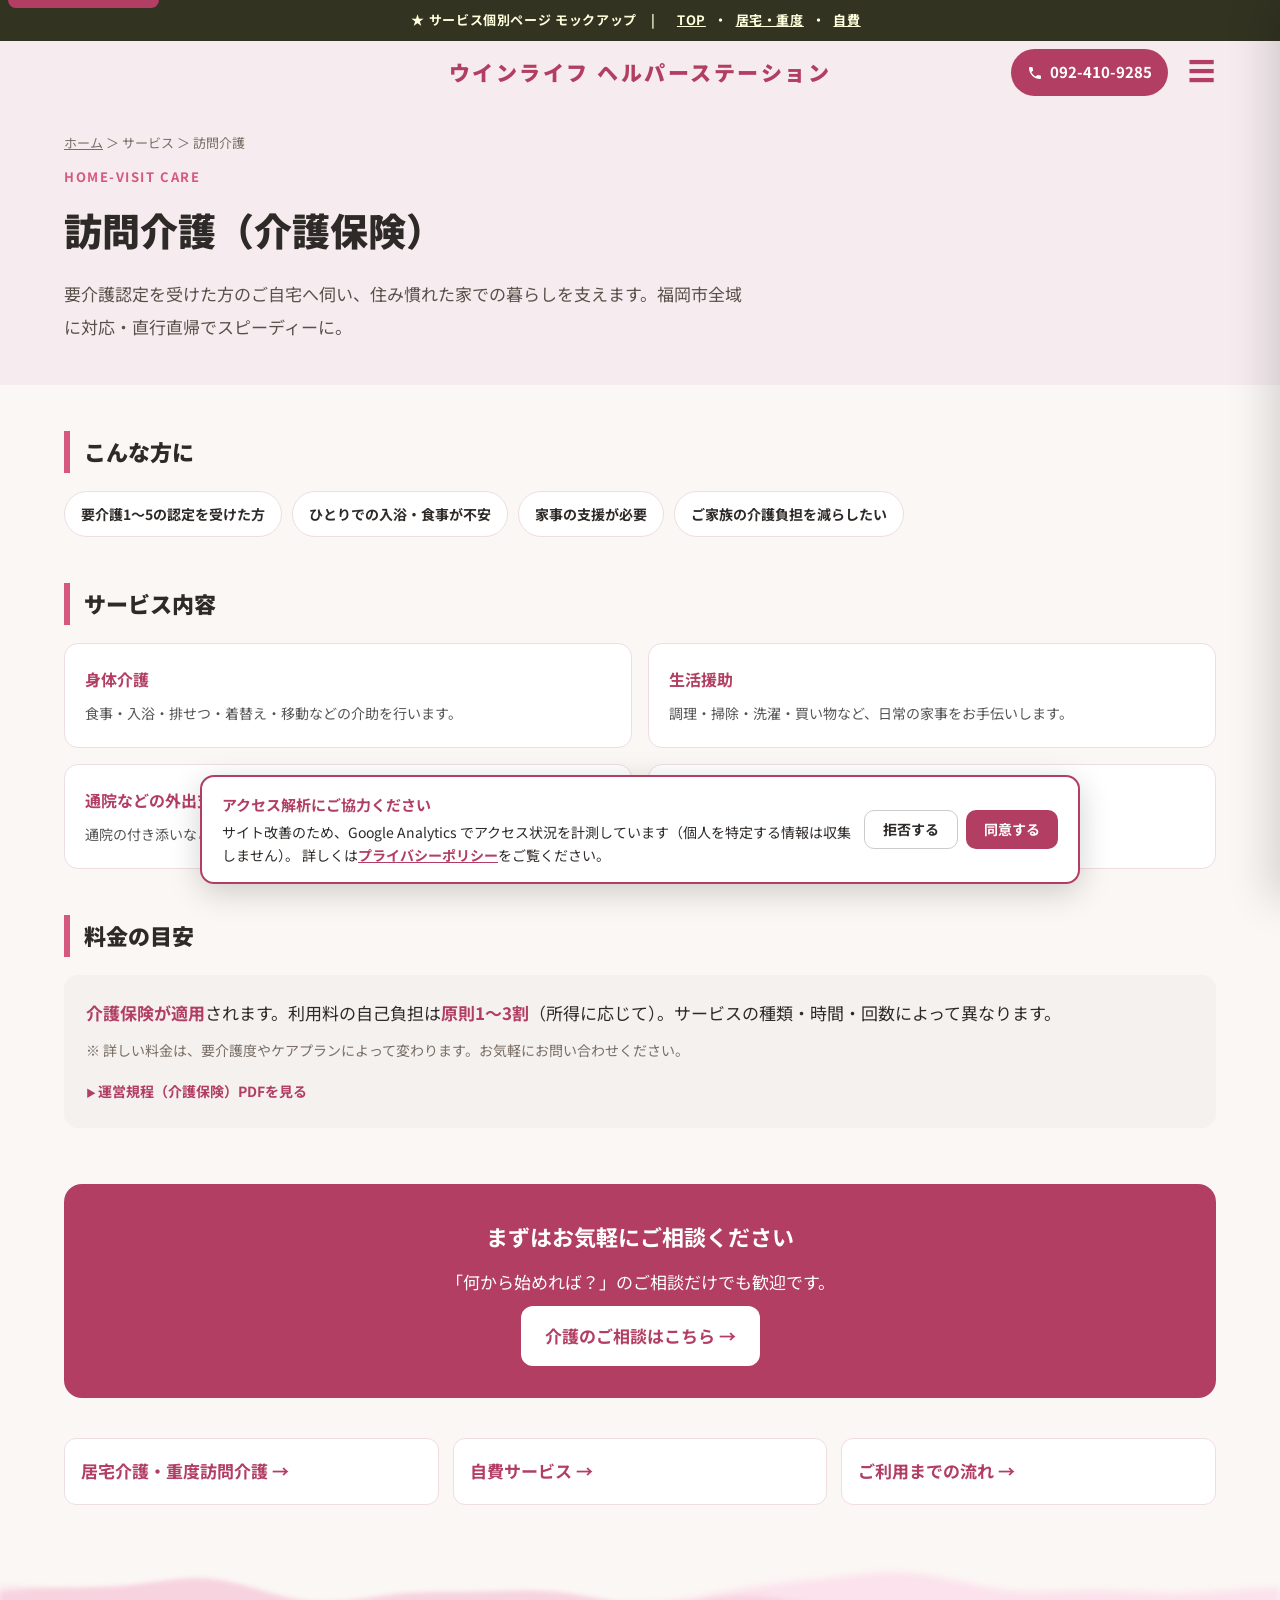
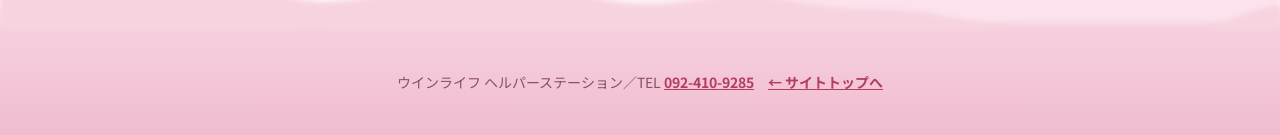
<file: service-homon.html>
<!DOCTYPE html>
<html lang="ja">
<head>
<meta charset="UTF-8">
<meta name="viewport" content="width=device-width, initial-scale=1.0">
<title>訪問介護（介護保険）｜ウインライフ ヘルパーステーション（モックアップ）</title>
<meta name="description" content="介護保険による訪問介護のサービス内容。身体介護・生活援助に対応します。">
<meta property="og:type" content="website">
<meta property="og:site_name" content="ウインライフ ヘルパーステーション">
<meta property="og:title" content="訪問介護（介護保険）｜ウインライフ ヘルパーステーション">
<meta property="og:description" content="介護保険による訪問介護のサービス内容。身体介護・生活援助に対応します。">
<meta property="og:url" content="https://kantanagasawa93.github.io/winlife-helper-mockup/service-homon.html">
<meta property="og:image" content="https://kantanagasawa93.github.io/winlife-helper-mockup/assets/ogp/service-homon.png">
<meta property="og:image:width" content="1200">
<meta property="og:image:height" content="630">
<meta property="og:image:alt" content="訪問介護（介護保険）｜ウインライフ ヘルパーステーション">
<meta name="twitter:card" content="summary_large_image">
<link rel="icon" href="assets/favicon.svg" type="image/svg+xml">
<link rel="stylesheet" href="assets/common.css">
<script src="assets/analytics.js" defer></script>
<link rel="preconnect" href="https://fonts.googleapis.com">
<link href="https://fonts.googleapis.com/css2?family=Noto+Sans+JP:wght@400;500;700;900&display=swap" rel="stylesheet">
<style>
.wrap{width:100%;max-width:1280px;margin:0 auto;padding:0 clamp(20px,5vw,72px)}
.lphead{position:sticky;top:0;z-index:50;background:#fff;border-bottom:1px solid #f0e3e7}
.lphead .row{width:100%;max-width:1280px;margin:0 auto;padding:0 clamp(20px,5vw,72px);display:flex;align-items:center;justify-content:space-between;height:58px}
.lphead .logo{font-weight:900;color:var(--rose-deep);font-size:15px;text-decoration:none;white-space:nowrap}
.lphead .right{display:flex;align-items:center;gap:14px}
.lphead .back{font-size:13px;color:var(--greige);text-decoration:none;font-weight:600}
.lphead .htel{background:var(--rose-deep);color:#fff;padding:8px 14px;border-radius:999px;font-weight:700;font-size:14px;text-decoration:none;white-space:nowrap}
@media(max-width:600px){ .lphead .logo{font-size:13px} .lphead .back{display:none} .lphead .htel{font-size:13px;padding:7px 11px} }
.shero{background:var(--tint);margin-top:-64px;padding:90px 0 42px}
.crumb{font-size:13px;color:var(--greige);margin-bottom:10px}
.shero h1{font-size:clamp(26px,4vw,38px);font-weight:900}
.shero h1 .en{display:block;font-size:13px;font-weight:700;color:var(--rose);letter-spacing:.12em;margin-bottom:4px}
.shero p{margin-top:12px;color:#5a504a;max-width:680px}
.sec{padding:46px 0}
.sec h2{font-size:22px;font-weight:900;padding-left:14px;border-left:6px solid var(--rose);margin-bottom:18px}
.chips{display:flex;flex-wrap:wrap;gap:10px}
.chips span{background:#fff;border:1px solid #eedde2;border-radius:999px;padding:9px 16px;font-weight:700;font-size:14px}
.cards2{display:grid;grid-template-columns:1fr 1fr;gap:16px}
.icard{background:#fff;border:1px solid #eedde2;border-radius:14px;padding:20px}
.icard h3{font-size:16px;color:var(--rose-deep);margin-bottom:6px}
.icard p{font-size:14px;color:#555}
@media(max-width:600px){ .cards2{grid-template-columns:1fr} }
.fee{background:var(--neutral);border-radius:14px;padding:22px}
.fee b{color:var(--rose-deep)}
.pdf{display:inline-block;margin-top:14px;font-size:14px;font-weight:700;color:var(--rose-deep);text-decoration:none}
.pdf:before{content:"▶ ";font-size:10px}
.cta{background:var(--rose-deep);color:#fff;border-radius:18px;padding:32px;text-align:center;margin:10px 0 40px}
.cta h2{color:#fff;border:0;padding:0;font-size:22px;margin-bottom:8px}
.btn{display:inline-flex;align-items:center;gap:8px;background:#fff;color:var(--rose-deep);text-decoration:none;font-weight:700;padding:14px 24px;border-radius:12px;margin-top:8px}
.related{display:flex;gap:14px;flex-wrap:wrap;padding-bottom:40px}
.related a{flex:1;min-width:200px;background:#fff;border:1px solid #eedde2;border-radius:12px;padding:16px;text-decoration:none;font-weight:700;color:var(--rose-deep)}
.related a:hover{background:var(--tint)}
</style>
</head>
<body>
<a href="#main" class="skiplink">本文へスキップ</a>
<div class="mocknote">★ サービス個別ページ モックアップ　|　<a href="top.html">TOP</a>・<a href="service-kyotaku.html">居宅・重度</a>・<a href="service-jihi.html">自費</a></div>
<div class="nav" id="nav">
  <div class="navbar"><div class="row">
    <span class="navspacer"></span>
    <a class="logo" href="top.html">ウインライフ ヘルパーステーション</a>
    <div class="navtop-right">
      <a class="htel" href="tel:0924109285"><svg class="ico-tel" viewBox="0 0 24 24" fill="currentColor" aria-hidden="true"><path d="M6.6 10.8c1.4 2.8 3.8 5.1 6.6 6.6l2.2-2.2c.3-.3.7-.4 1-.2 1.1.4 2.3.6 3.6.6.6 0 1 .4 1 1V20c0 .6-.4 1-1 1C10.6 21 3 13.4 3 4c0-.6.4-1 1-1h3.5c.6 0 1 .4 1 1 0 1.2.2 2.4.6 3.6.1.4 0 .8-.3 1l-2.2 2.2z"/></svg><span>092-410-9285</span></a>
      <button class="navtoggle" id="navtoggle" aria-label="メニュー">☰</button>
    </div>
  </div></div>
  <ul class="menu">
    <li><a href="top.html">トップ</a></li>
    <li class="has-sub"><a href="about.html">私たちについて</a><ul class="submenu"><li><a href="about.html#greeting">ごあいさつ</a></li><li><a href="about.html#company">会社概要</a></li><li><a href="about.html#story">設立ストーリー</a></li><li><a href="news.html">社会貢献活動</a></li></ul></li>
    <li class="has-sub"><a href="service-homon.html">サービス</a><ul class="submenu"><li><a href="service-homon.html">訪問介護（介護保険）</a></li><li><a href="service-kyotaku.html">居宅介護・重度訪問介護</a></li><li><a href="service-jihi.html">自費サービス</a></li><li><a href="top.html#flow">ご利用の流れ</a></li><li><a href="info-disclosure.html#juyo">重要事項説明書</a></li></ul></li>
    <li class="has-sub"><a class="hot" href="recruit-lp.html">採用情報</a><ul class="submenu"><li><a href="recruit-lp.html">募集要項</a></li><li><a href="recruit-lp.html#benefits">福利厚生・補助制度</a></li><li><a href="recruit-lp.html">研修・資格支援</a></li><li><a href="recruit-lp.html">働く環境の透明性</a></li></ul></li>
    <li class="has-sub"><a href="news.html">お知らせ</a><ul class="submenu"><li><a href="news.html">お知らせ</a></li><li><a href="news.html">活動報告</a></li><li><a href="news.html">決算・運営報告</a></li><li><a href="news.html">立ち上げ日記（2022）</a></li></ul></li>
    <li class="has-sub"><a href="info-disclosure.html">情報公開</a><ul class="submenu"><li><a href="info-disclosure.html#unei">運営規程</a></li><li><a href="info-disclosure.html#juyo">重要事項説明書</a></li><li><a href="info-disclosure.html#shishin">各種指針・規程</a></li><li><a href="info-disclosure.html#kessan">決算報告（2022〜2025）</a></li></ul></li>
    <li><a href="contact.html">お問い合わせ</a></li>
    <li class="telitem"><a class="navtel" href="tel:0924109285"><svg class="ico-tel" viewBox="0 0 24 24" fill="currentColor" aria-hidden="true"><path d="M6.6 10.8c1.4 2.8 3.8 5.1 6.6 6.6l2.2-2.2c.3-.3.7-.4 1-.2 1.1.4 2.3.6 3.6.6.6 0 1 .4 1 1V20c0 .6-.4 1-1 1C10.6 21 3 13.4 3 4c0-.6.4-1 1-1h3.5c.6 0 1 .4 1 1 0 1.2.2 2.4.6 3.6.1.4 0 .8-.3 1l-2.2 2.2z"/></svg> 092-410-9285</a></li>
  </ul>
</div>

<section id="main" class="shero" role="main" tabindex="-1"><div class="wrap">
  <div class="crumb"><a href="top.html">ホーム</a> ＞ サービス ＞ 訪問介護</div>
  <h1><span class="en">HOME-VISIT CARE</span>訪問介護（介護保険）</h1>
  <p>要介護認定を受けた方のご自宅へ伺い、住み慣れた家での暮らしを支えます。福岡市全域に対応・直行直帰でスピーディーに。</p>
</div></section>

<section class="sec"><div class="wrap">
  <h2>こんな方に</h2>
  <div class="chips">
    <span>要介護1〜5の認定を受けた方</span>
    <span>ひとりでの入浴・食事が不安</span>
    <span>家事の支援が必要</span>
    <span>ご家族の介護負担を減らしたい</span>
  </div>
</div></section>

<section class="sec" style="padding-top:0"><div class="wrap">
  <h2>サービス内容</h2>
  <div class="cards2">
    <div class="icard"><h3>身体介護</h3><p>食事・入浴・排せつ・着替え・移動などの介助を行います。</p></div>
    <div class="icard"><h3>生活援助</h3><p>調理・掃除・洗濯・買い物など、日常の家事をお手伝いします。</p></div>
    <div class="icard"><h3>通院などの外出支援</h3><p>通院の付き添いなど、必要に応じて対応します。</p></div>
    <div class="icard"><h3>ご家族の相談</h3><p>介護の不安・困りごとも、お気軽にご相談ください。</p></div>
  </div>
</div></section>

<section class="sec" style="padding-top:0"><div class="wrap">
  <h2>料金の目安</h2>
  <div class="fee">
    <p><b>介護保険が適用</b>されます。利用料の自己負担は<b>原則1〜3割</b>（所得に応じて）。サービスの種類・時間・回数によって異なります。</p>
    <p style="margin-top:8px;font-size:14px;color:var(--greige)">※ 詳しい料金は、要介護度やケアプランによって変わります。お気軽にお問い合わせください。</p>
    <a class="pdf" href="info-disclosure.html#unei">運営規程（介護保険）PDFを見る</a>
  </div>
</div></section>

<div class="wrap"><div class="cta">
  <h2>まずはお気軽にご相談ください</h2>
  <p>「何から始めれば？」のご相談だけでも歓迎です。</p>
  <a class="btn" href="contact.html">介護のご相談はこちら →</a>
</div></div>

<div class="wrap"><div class="related">
  <a href="service-kyotaku.html">居宅介護・重度訪問介護 →</a>
  <a href="service-jihi.html">自費サービス →</a>
  <a href="top.html#flow">ご利用までの流れ →</a>
</div></div>

<footer>ウインライフ ヘルパーステーション／TEL <a href="tel:0924109285">092-410-9285</a>　<a href="top.html">← サイトトップへ</a></footer>
<script>
(function(){var nav=document.getElementById('nav'),tg=document.getElementById('navtoggle');if(!nav||!tg)return;
tg.addEventListener('click',function(){var o=nav.classList.toggle('open');tg.textContent=o?'\u2715':'\u2630';});
nav.querySelectorAll('.menu a').forEach(function(a){a.addEventListener('click',function(){nav.classList.remove('open');tg.textContent='\u2630';});});})();
</script>
</body>
</html>
</file>
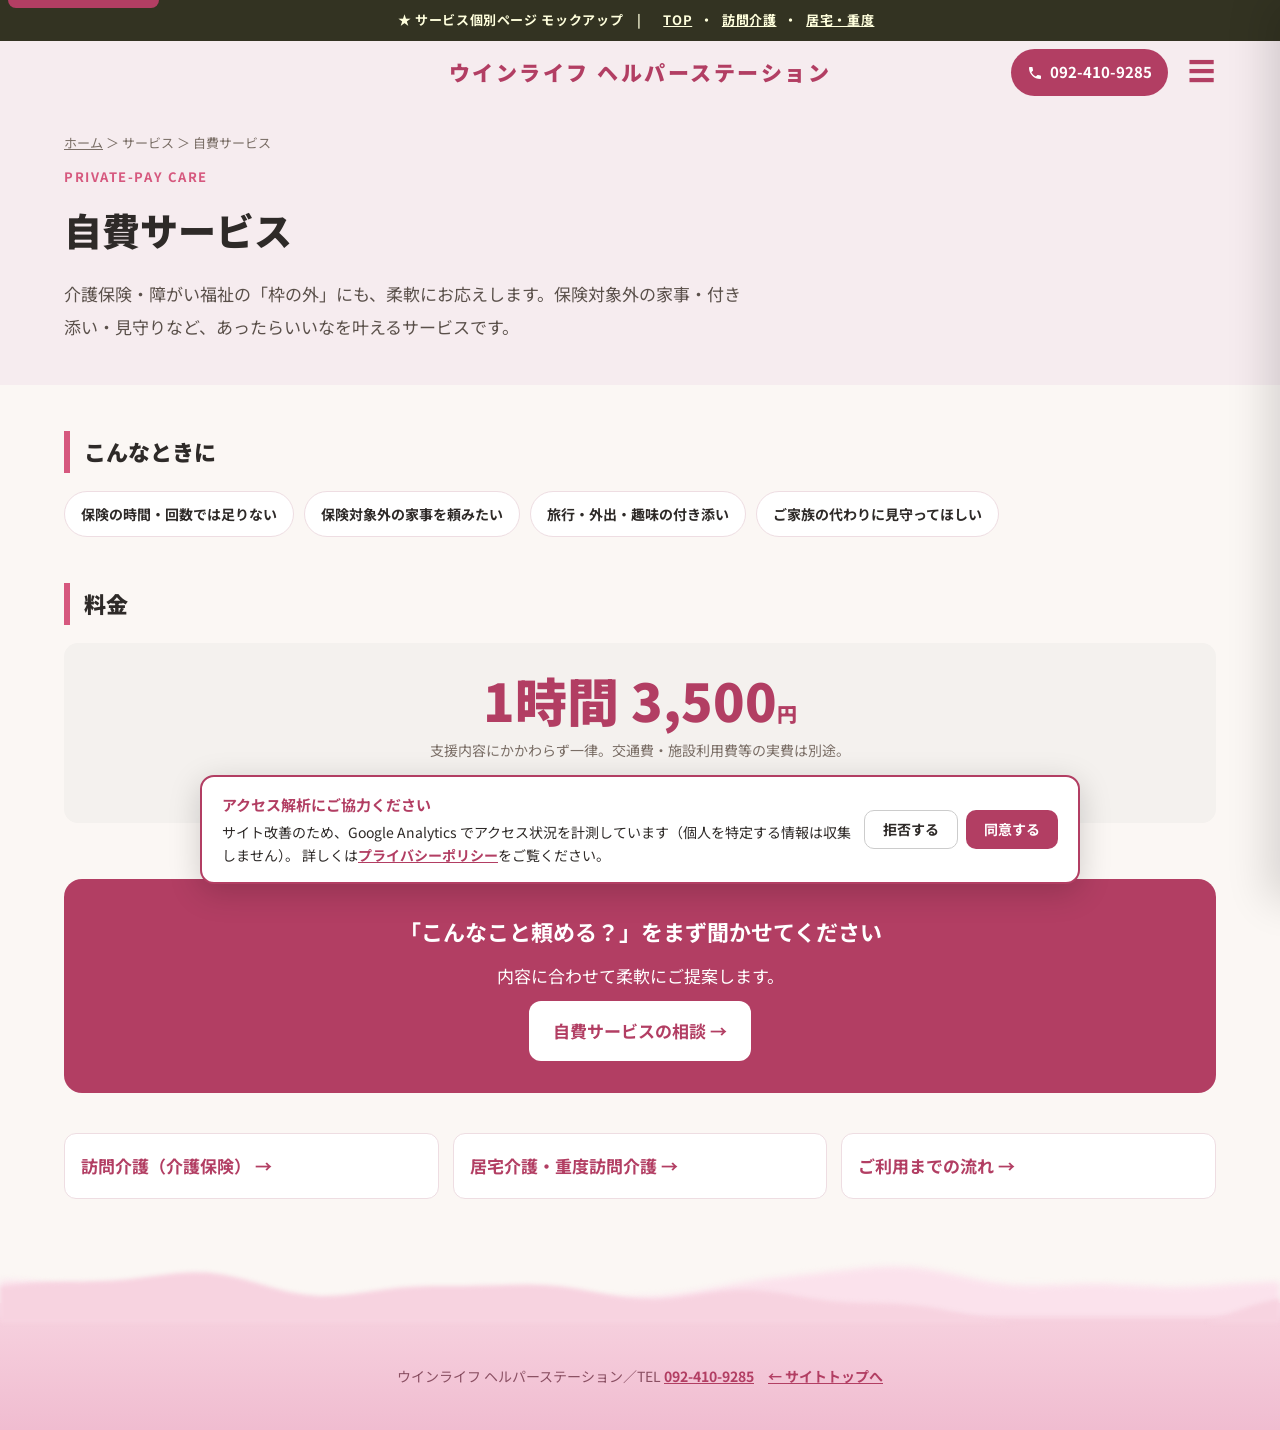
<file: service-jihi.html>
<!DOCTYPE html>
<html lang="ja">
<head>
<meta charset="UTF-8">
<meta name="viewport" content="width=device-width, initial-scale=1.0">
<title>自費サービス｜ウインライフ ヘルパーステーション（モックアップ）</title>
<meta name="description" content="介護保険外の自費サービスについて。柔軟に対応します。">
<meta property="og:type" content="website">
<meta property="og:site_name" content="ウインライフ ヘルパーステーション">
<meta property="og:title" content="自費サービス｜ウインライフ ヘルパーステーション">
<meta property="og:description" content="介護保険外の自費サービスについて。柔軟に対応します。">
<meta property="og:url" content="https://kantanagasawa93.github.io/winlife-helper-mockup/service-jihi.html">
<meta property="og:image" content="https://kantanagasawa93.github.io/winlife-helper-mockup/assets/ogp/service-jihi.png">
<meta property="og:image:width" content="1200">
<meta property="og:image:height" content="630">
<meta property="og:image:alt" content="自費サービス｜ウインライフ ヘルパーステーション">
<meta name="twitter:card" content="summary_large_image">
<link rel="icon" href="assets/favicon.svg" type="image/svg+xml">
<link rel="stylesheet" href="assets/common.css">
<script src="assets/analytics.js" defer></script>
<link rel="preconnect" href="https://fonts.googleapis.com">
<link href="https://fonts.googleapis.com/css2?family=Noto+Sans+JP:wght@400;500;700;900&display=swap" rel="stylesheet">
<style>
.wrap{width:100%;max-width:1280px;margin:0 auto;padding:0 clamp(20px,5vw,72px)}
.lphead{position:sticky;top:0;z-index:50;background:#fff;border-bottom:1px solid #f0e3e7}
.lphead .row{width:100%;max-width:1280px;margin:0 auto;padding:0 clamp(20px,5vw,72px);display:flex;align-items:center;justify-content:space-between;height:58px}
.lphead .logo{font-weight:900;color:var(--rose-deep);font-size:15px;text-decoration:none;white-space:nowrap}
.lphead .right{display:flex;align-items:center;gap:14px}
.lphead .back{font-size:13px;color:var(--greige);text-decoration:none;font-weight:600}
.lphead .htel{background:var(--rose-deep);color:#fff;padding:8px 14px;border-radius:999px;font-weight:700;font-size:14px;text-decoration:none;white-space:nowrap}
@media(max-width:600px){ .lphead .logo{font-size:13px} .lphead .back{display:none} .lphead .htel{font-size:13px;padding:7px 11px} }
.shero{background:var(--tint);margin-top:-64px;padding:90px 0 42px}
.crumb{font-size:13px;color:var(--greige);margin-bottom:10px}
.shero h1{font-size:clamp(26px,4vw,38px);font-weight:900}
.shero h1 .en{display:block;font-size:13px;font-weight:700;color:var(--rose);letter-spacing:.12em;margin-bottom:4px}
.shero p{margin-top:12px;color:#5a504a;max-width:680px}
.sec{padding:46px 0}
.sec h2{font-size:22px;font-weight:900;padding-left:14px;border-left:6px solid var(--rose);margin-bottom:18px}
.chips{display:flex;flex-wrap:wrap;gap:10px}
.chips span{background:#fff;border:1px solid #eedde2;border-radius:999px;padding:9px 16px;font-weight:700;font-size:14px}
.cards2{display:grid;grid-template-columns:1fr 1fr;gap:16px}
.icard{background:#fff;border:1px solid #eedde2;border-radius:14px;padding:20px}
.icard h3{font-size:16px;color:var(--rose-deep);margin-bottom:6px}
.icard p{font-size:14px;color:#555}
@media(max-width:600px){ .cards2{grid-template-columns:1fr} }
.fee{background:var(--neutral);border-radius:14px;padding:26px;text-align:center}
.bignum{font-size:clamp(34px,6vw,52px);font-weight:900;color:var(--rose-deep);line-height:1.2}
.bignum small{font-size:20px}
.fee .sub{color:var(--greige);font-size:14px;margin-top:6px}
.cta{background:var(--rose-deep);color:#fff;border-radius:18px;padding:32px;text-align:center;margin:10px 0 40px}
.cta h2{color:#fff;border:0;padding:0;font-size:22px;margin-bottom:8px}
.btn{display:inline-flex;align-items:center;gap:8px;background:#fff;color:var(--rose-deep);text-decoration:none;font-weight:700;padding:14px 24px;border-radius:12px;margin-top:8px}
.related{display:flex;gap:14px;flex-wrap:wrap;padding-bottom:40px}
.related a{flex:1;min-width:200px;background:#fff;border:1px solid #eedde2;border-radius:12px;padding:16px;text-decoration:none;font-weight:700;color:var(--rose-deep)}
.related a:hover{background:var(--tint)}
</style>
</head>
<body>
<a href="#main" class="skiplink">本文へスキップ</a>
<div class="mocknote">★ サービス個別ページ モックアップ　|　<a href="top.html">TOP</a>・<a href="service-homon.html">訪問介護</a>・<a href="service-kyotaku.html">居宅・重度</a></div>
<div class="nav" id="nav">
  <div class="navbar"><div class="row">
    <span class="navspacer"></span>
    <a class="logo" href="top.html">ウインライフ ヘルパーステーション</a>
    <div class="navtop-right">
      <a class="htel" href="tel:0924109285"><svg class="ico-tel" viewBox="0 0 24 24" fill="currentColor" aria-hidden="true"><path d="M6.6 10.8c1.4 2.8 3.8 5.1 6.6 6.6l2.2-2.2c.3-.3.7-.4 1-.2 1.1.4 2.3.6 3.6.6.6 0 1 .4 1 1V20c0 .6-.4 1-1 1C10.6 21 3 13.4 3 4c0-.6.4-1 1-1h3.5c.6 0 1 .4 1 1 0 1.2.2 2.4.6 3.6.1.4 0 .8-.3 1l-2.2 2.2z"/></svg><span>092-410-9285</span></a>
      <button class="navtoggle" id="navtoggle" aria-label="メニュー">☰</button>
    </div>
  </div></div>
  <ul class="menu">
    <li><a href="top.html">トップ</a></li>
    <li class="has-sub"><a href="about.html">私たちについて</a><ul class="submenu"><li><a href="about.html#greeting">ごあいさつ</a></li><li><a href="about.html#company">会社概要</a></li><li><a href="about.html#story">設立ストーリー</a></li><li><a href="news.html">社会貢献活動</a></li></ul></li>
    <li class="has-sub"><a href="service-homon.html">サービス</a><ul class="submenu"><li><a href="service-homon.html">訪問介護（介護保険）</a></li><li><a href="service-kyotaku.html">居宅介護・重度訪問介護</a></li><li><a href="service-jihi.html">自費サービス</a></li><li><a href="top.html#flow">ご利用の流れ</a></li><li><a href="info-disclosure.html#juyo">重要事項説明書</a></li></ul></li>
    <li class="has-sub"><a class="hot" href="recruit-lp.html">採用情報</a><ul class="submenu"><li><a href="recruit-lp.html">募集要項</a></li><li><a href="recruit-lp.html#benefits">福利厚生・補助制度</a></li><li><a href="recruit-lp.html">研修・資格支援</a></li><li><a href="recruit-lp.html">働く環境の透明性</a></li></ul></li>
    <li class="has-sub"><a href="news.html">お知らせ</a><ul class="submenu"><li><a href="news.html">お知らせ</a></li><li><a href="news.html">活動報告</a></li><li><a href="news.html">決算・運営報告</a></li><li><a href="news.html">立ち上げ日記（2022）</a></li></ul></li>
    <li class="has-sub"><a href="info-disclosure.html">情報公開</a><ul class="submenu"><li><a href="info-disclosure.html#unei">運営規程</a></li><li><a href="info-disclosure.html#juyo">重要事項説明書</a></li><li><a href="info-disclosure.html#shishin">各種指針・規程</a></li><li><a href="info-disclosure.html#kessan">決算報告（2022〜2025）</a></li></ul></li>
    <li><a href="contact.html">お問い合わせ</a></li>
    <li class="telitem"><a class="navtel" href="tel:0924109285"><svg class="ico-tel" viewBox="0 0 24 24" fill="currentColor" aria-hidden="true"><path d="M6.6 10.8c1.4 2.8 3.8 5.1 6.6 6.6l2.2-2.2c.3-.3.7-.4 1-.2 1.1.4 2.3.6 3.6.6.6 0 1 .4 1 1V20c0 .6-.4 1-1 1C10.6 21 3 13.4 3 4c0-.6.4-1 1-1h3.5c.6 0 1 .4 1 1 0 1.2.2 2.4.6 3.6.1.4 0 .8-.3 1l-2.2 2.2z"/></svg> 092-410-9285</a></li>
  </ul>
</div>

<section id="main" class="shero" role="main" tabindex="-1"><div class="wrap">
  <div class="crumb"><a href="top.html">ホーム</a> ＞ サービス ＞ 自費サービス</div>
  <h1><span class="en">PRIVATE-PAY CARE</span>自費サービス</h1>
  <p>介護保険・障がい福祉の「枠の外」にも、柔軟にお応えします。保険対象外の家事・付き添い・見守りなど、あったらいいなを叶えるサービスです。</p>
</div></section>

<section class="sec"><div class="wrap">
  <h2>こんなときに</h2>
  <div class="chips">
    <span>保険の時間・回数では足りない</span>
    <span>保険対象外の家事を頼みたい</span>
    <span>旅行・外出・趣味の付き添い</span>
    <span>ご家族の代わりに見守ってほしい</span>
  </div>
</div></section>

<section class="sec" style="padding-top:0"><div class="wrap">
  <h2>料金</h2>
  <div class="fee">
    <div class="bignum">1時間 3,500<small>円</small></div>
    <div class="sub">支援内容にかかわらず一律。交通費・施設利用費等の実費は別途。</div>
    <div class="sub">※2025年8月1日・2026年1月1日改定。ご利用は事前にご相談ください。</div>
  </div>
</div></section>

<div class="wrap"><div class="cta">
  <h2>「こんなこと頼める？」をまず聞かせてください</h2>
  <p>内容に合わせて柔軟にご提案します。</p>
  <a class="btn" href="contact.html">自費サービスの相談 →</a>
</div></div>

<div class="wrap"><div class="related">
  <a href="service-homon.html">訪問介護（介護保険） →</a>
  <a href="service-kyotaku.html">居宅介護・重度訪問介護 →</a>
  <a href="top.html#flow">ご利用までの流れ →</a>
</div></div>

<footer>ウインライフ ヘルパーステーション／TEL <a href="tel:0924109285">092-410-9285</a>　<a href="top.html">← サイトトップへ</a></footer>
<script>
(function(){var nav=document.getElementById('nav'),tg=document.getElementById('navtoggle');if(!nav||!tg)return;
tg.addEventListener('click',function(){var o=nav.classList.toggle('open');tg.textContent=o?'\u2715':'\u2630';});
nav.querySelectorAll('.menu a').forEach(function(a){a.addEventListener('click',function(){nav.classList.remove('open');tg.textContent='\u2630';});});})();
</script>
</body>
</html>
</file>
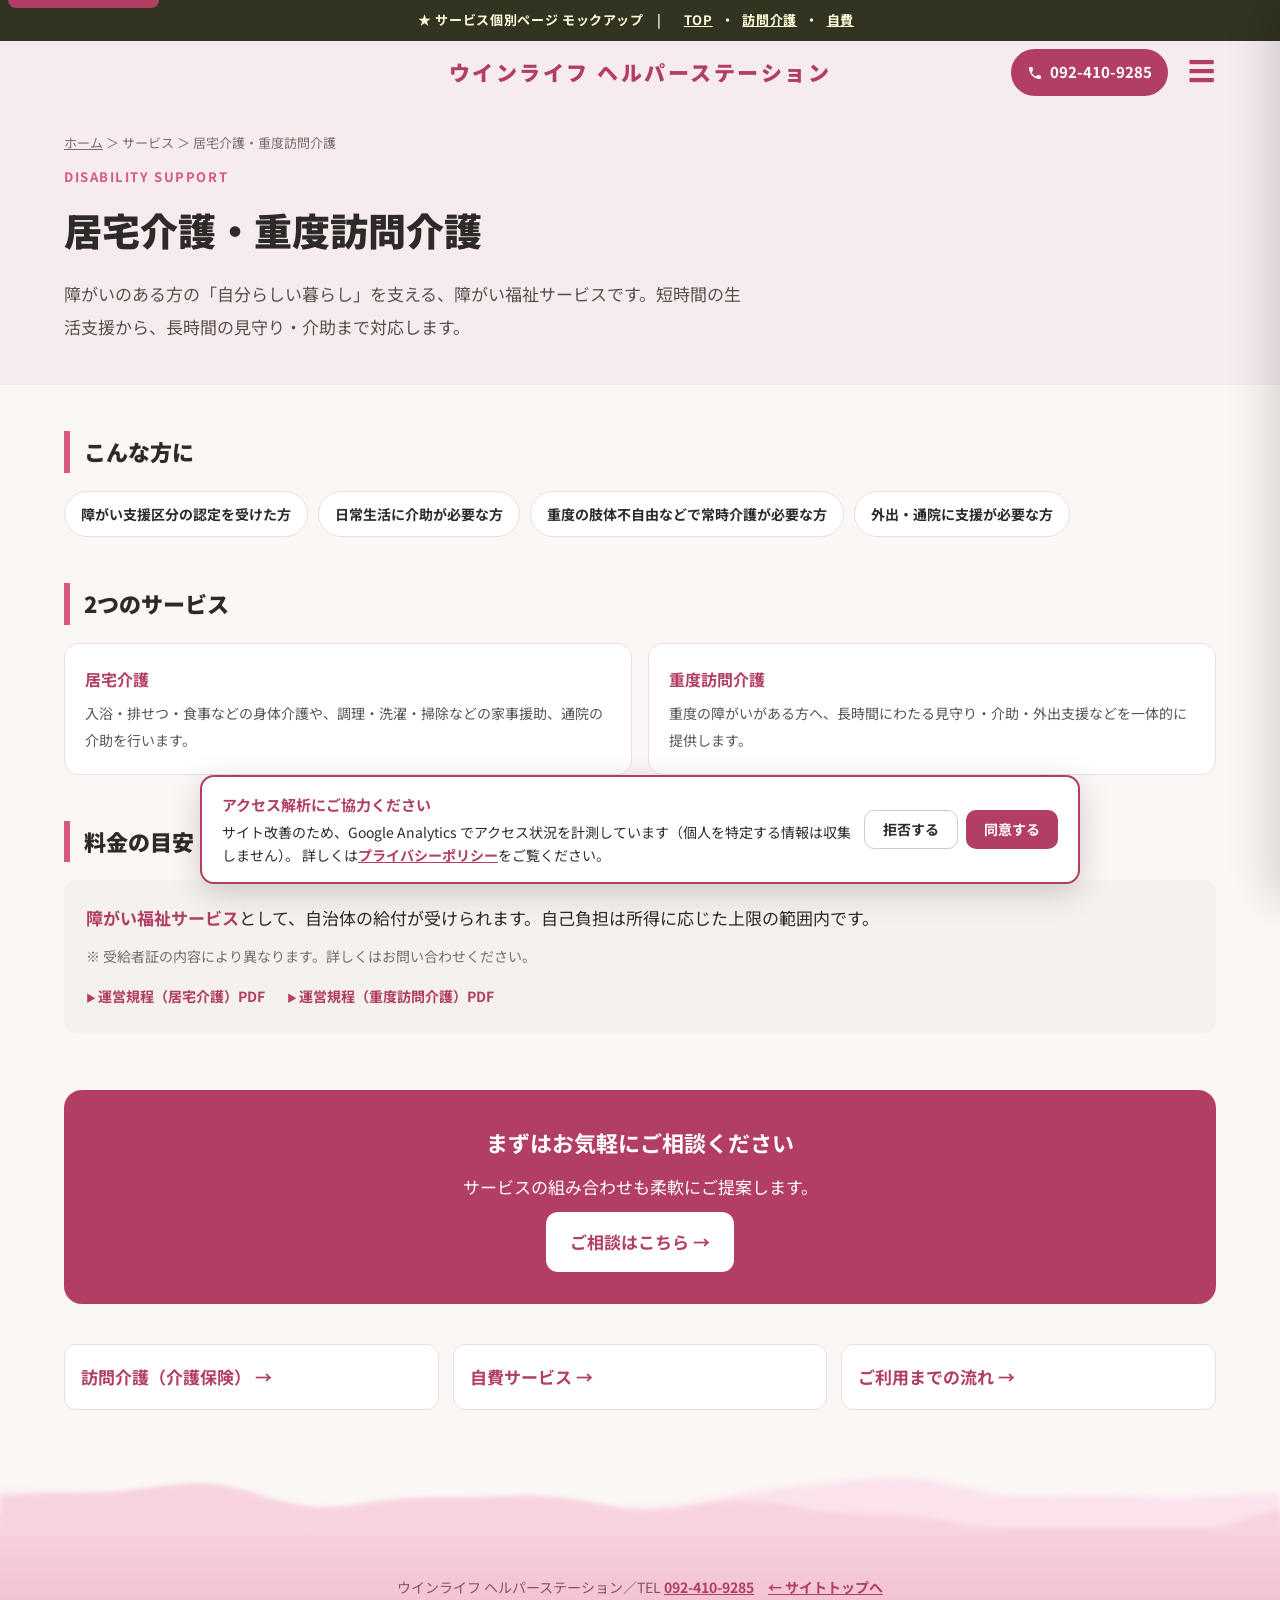
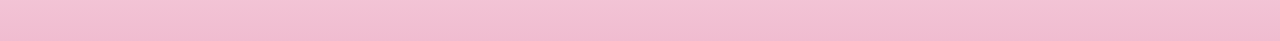
<file: service-kyotaku.html>
<!DOCTYPE html>
<html lang="ja">
<head>
<meta charset="UTF-8">
<meta name="viewport" content="width=device-width, initial-scale=1.0">
<title>居宅介護・重度訪問介護｜ウインライフ ヘルパーステーション（モックアップ）</title>
<meta name="description" content="障がい福祉サービス（居宅介護・重度訪問介護）のご案内。">
<meta property="og:type" content="website">
<meta property="og:site_name" content="ウインライフ ヘルパーステーション">
<meta property="og:title" content="居宅介護・重度訪問介護｜ウインライフ ヘルパーステーション">
<meta property="og:description" content="障がい福祉サービス（居宅介護・重度訪問介護）のご案内。">
<meta property="og:url" content="https://kantanagasawa93.github.io/winlife-helper-mockup/service-kyotaku.html">
<meta property="og:image" content="https://kantanagasawa93.github.io/winlife-helper-mockup/assets/ogp/service-kyotaku.png">
<meta property="og:image:width" content="1200">
<meta property="og:image:height" content="630">
<meta property="og:image:alt" content="居宅介護・重度訪問介護｜ウインライフ ヘルパーステーション">
<meta name="twitter:card" content="summary_large_image">
<link rel="icon" href="assets/favicon.svg" type="image/svg+xml">
<link rel="stylesheet" href="assets/common.css">
<script src="assets/analytics.js" defer></script>
<link rel="preconnect" href="https://fonts.googleapis.com">
<link href="https://fonts.googleapis.com/css2?family=Noto+Sans+JP:wght@400;500;700;900&display=swap" rel="stylesheet">
<style>
.wrap{width:100%;max-width:1280px;margin:0 auto;padding:0 clamp(20px,5vw,72px)}
.lphead{position:sticky;top:0;z-index:50;background:#fff;border-bottom:1px solid #f0e3e7}
.lphead .row{width:100%;max-width:1280px;margin:0 auto;padding:0 clamp(20px,5vw,72px);display:flex;align-items:center;justify-content:space-between;height:58px}
.lphead .logo{font-weight:900;color:var(--rose-deep);font-size:15px;text-decoration:none;white-space:nowrap}
.lphead .right{display:flex;align-items:center;gap:14px}
.lphead .back{font-size:13px;color:var(--greige);text-decoration:none;font-weight:600}
.lphead .htel{background:var(--rose-deep);color:#fff;padding:8px 14px;border-radius:999px;font-weight:700;font-size:14px;text-decoration:none;white-space:nowrap}
@media(max-width:600px){ .lphead .logo{font-size:13px} .lphead .back{display:none} .lphead .htel{font-size:13px;padding:7px 11px} }
.shero{background:var(--tint);margin-top:-64px;padding:90px 0 42px}
.crumb{font-size:13px;color:var(--greige);margin-bottom:10px}
.shero h1{font-size:clamp(26px,4vw,38px);font-weight:900}
.shero h1 .en{display:block;font-size:13px;font-weight:700;color:var(--rose);letter-spacing:.12em;margin-bottom:4px}
.shero p{margin-top:12px;color:#5a504a;max-width:680px}
.sec{padding:46px 0}
.sec h2{font-size:22px;font-weight:900;padding-left:14px;border-left:6px solid var(--rose);margin-bottom:18px}
.chips{display:flex;flex-wrap:wrap;gap:10px}
.chips span{background:#fff;border:1px solid #eedde2;border-radius:999px;padding:9px 16px;font-weight:700;font-size:14px}
.cards2{display:grid;grid-template-columns:1fr 1fr;gap:16px}
.icard{background:#fff;border:1px solid #eedde2;border-radius:14px;padding:20px}
.icard h3{font-size:16px;color:var(--rose-deep);margin-bottom:6px}
.icard p{font-size:14px;color:#555}
@media(max-width:600px){ .cards2{grid-template-columns:1fr} }
.fee{background:var(--neutral);border-radius:14px;padding:22px}
.fee b{color:var(--rose-deep)}
.pdf{display:inline-block;margin-top:14px;margin-right:18px;font-size:14px;font-weight:700;color:var(--rose-deep);text-decoration:none}
.pdf:before{content:"▶ ";font-size:10px}
.cta{background:var(--rose-deep);color:#fff;border-radius:18px;padding:32px;text-align:center;margin:10px 0 40px}
.cta h2{color:#fff;border:0;padding:0;font-size:22px;margin-bottom:8px}
.btn{display:inline-flex;align-items:center;gap:8px;background:#fff;color:var(--rose-deep);text-decoration:none;font-weight:700;padding:14px 24px;border-radius:12px;margin-top:8px}
.related{display:flex;gap:14px;flex-wrap:wrap;padding-bottom:40px}
.related a{flex:1;min-width:200px;background:#fff;border:1px solid #eedde2;border-radius:12px;padding:16px;text-decoration:none;font-weight:700;color:var(--rose-deep)}
.related a:hover{background:var(--tint)}
</style>
</head>
<body>
<a href="#main" class="skiplink">本文へスキップ</a>
<div class="mocknote">★ サービス個別ページ モックアップ　|　<a href="top.html">TOP</a>・<a href="service-homon.html">訪問介護</a>・<a href="service-jihi.html">自費</a></div>
<div class="nav" id="nav">
  <div class="navbar"><div class="row">
    <span class="navspacer"></span>
    <a class="logo" href="top.html">ウインライフ ヘルパーステーション</a>
    <div class="navtop-right">
      <a class="htel" href="tel:0924109285"><svg class="ico-tel" viewBox="0 0 24 24" fill="currentColor" aria-hidden="true"><path d="M6.6 10.8c1.4 2.8 3.8 5.1 6.6 6.6l2.2-2.2c.3-.3.7-.4 1-.2 1.1.4 2.3.6 3.6.6.6 0 1 .4 1 1V20c0 .6-.4 1-1 1C10.6 21 3 13.4 3 4c0-.6.4-1 1-1h3.5c.6 0 1 .4 1 1 0 1.2.2 2.4.6 3.6.1.4 0 .8-.3 1l-2.2 2.2z"/></svg><span>092-410-9285</span></a>
      <button class="navtoggle" id="navtoggle" aria-label="メニュー">☰</button>
    </div>
  </div></div>
  <ul class="menu">
    <li><a href="top.html">トップ</a></li>
    <li class="has-sub"><a href="about.html">私たちについて</a><ul class="submenu"><li><a href="about.html#greeting">ごあいさつ</a></li><li><a href="about.html#company">会社概要</a></li><li><a href="about.html#story">設立ストーリー</a></li><li><a href="news.html">社会貢献活動</a></li></ul></li>
    <li class="has-sub"><a href="service-homon.html">サービス</a><ul class="submenu"><li><a href="service-homon.html">訪問介護（介護保険）</a></li><li><a href="service-kyotaku.html">居宅介護・重度訪問介護</a></li><li><a href="service-jihi.html">自費サービス</a></li><li><a href="top.html#flow">ご利用の流れ</a></li><li><a href="info-disclosure.html#juyo">重要事項説明書</a></li></ul></li>
    <li class="has-sub"><a class="hot" href="recruit-lp.html">採用情報</a><ul class="submenu"><li><a href="recruit-lp.html">募集要項</a></li><li><a href="recruit-lp.html#benefits">福利厚生・補助制度</a></li><li><a href="recruit-lp.html">研修・資格支援</a></li><li><a href="recruit-lp.html">働く環境の透明性</a></li></ul></li>
    <li class="has-sub"><a href="news.html">お知らせ</a><ul class="submenu"><li><a href="news.html">お知らせ</a></li><li><a href="news.html">活動報告</a></li><li><a href="news.html">決算・運営報告</a></li><li><a href="news.html">立ち上げ日記（2022）</a></li></ul></li>
    <li class="has-sub"><a href="info-disclosure.html">情報公開</a><ul class="submenu"><li><a href="info-disclosure.html#unei">運営規程</a></li><li><a href="info-disclosure.html#juyo">重要事項説明書</a></li><li><a href="info-disclosure.html#shishin">各種指針・規程</a></li><li><a href="info-disclosure.html#kessan">決算報告（2022〜2025）</a></li></ul></li>
    <li><a href="contact.html">お問い合わせ</a></li>
    <li class="telitem"><a class="navtel" href="tel:0924109285"><svg class="ico-tel" viewBox="0 0 24 24" fill="currentColor" aria-hidden="true"><path d="M6.6 10.8c1.4 2.8 3.8 5.1 6.6 6.6l2.2-2.2c.3-.3.7-.4 1-.2 1.1.4 2.3.6 3.6.6.6 0 1 .4 1 1V20c0 .6-.4 1-1 1C10.6 21 3 13.4 3 4c0-.6.4-1 1-1h3.5c.6 0 1 .4 1 1 0 1.2.2 2.4.6 3.6.1.4 0 .8-.3 1l-2.2 2.2z"/></svg> 092-410-9285</a></li>
  </ul>
</div>

<section id="main" class="shero" role="main" tabindex="-1"><div class="wrap">
  <div class="crumb"><a href="top.html">ホーム</a> ＞ サービス ＞ 居宅介護・重度訪問介護</div>
  <h1><span class="en">DISABILITY SUPPORT</span>居宅介護・重度訪問介護</h1>
  <p>障がいのある方の「自分らしい暮らし」を支える、障がい福祉サービスです。短時間の生活支援から、長時間の見守り・介助まで対応します。</p>
</div></section>

<section class="sec"><div class="wrap">
  <h2>こんな方に</h2>
  <div class="chips">
    <span>障がい支援区分の認定を受けた方</span>
    <span>日常生活に介助が必要な方</span>
    <span>重度の肢体不自由などで常時介護が必要な方</span>
    <span>外出・通院に支援が必要な方</span>
  </div>
</div></section>

<section class="sec" style="padding-top:0"><div class="wrap">
  <h2>2つのサービス</h2>
  <div class="cards2">
    <div class="icard"><h3>居宅介護</h3><p>入浴・排せつ・食事などの身体介護や、調理・洗濯・掃除などの家事援助、通院の介助を行います。</p></div>
    <div class="icard"><h3>重度訪問介護</h3><p>重度の障がいがある方へ、長時間にわたる見守り・介助・外出支援などを一体的に提供します。</p></div>
  </div>
</div></section>

<section class="sec" style="padding-top:0"><div class="wrap">
  <h2>料金の目安</h2>
  <div class="fee">
    <p><b>障がい福祉サービス</b>として、自治体の給付が受けられます。自己負担は所得に応じた上限の範囲内です。</p>
    <p style="margin-top:8px;font-size:14px;color:var(--greige)">※ 受給者証の内容により異なります。詳しくはお問い合わせください。</p>
    <a class="pdf" href="info-disclosure.html#unei">運営規程（居宅介護）PDF</a>
    <a class="pdf" href="info-disclosure.html#unei">運営規程（重度訪問介護）PDF</a>
  </div>
</div></section>

<div class="wrap"><div class="cta">
  <h2>まずはお気軽にご相談ください</h2>
  <p>サービスの組み合わせも柔軟にご提案します。</p>
  <a class="btn" href="contact.html">ご相談はこちら →</a>
</div></div>

<div class="wrap"><div class="related">
  <a href="service-homon.html">訪問介護（介護保険） →</a>
  <a href="service-jihi.html">自費サービス →</a>
  <a href="top.html#flow">ご利用までの流れ →</a>
</div></div>

<footer>ウインライフ ヘルパーステーション／TEL <a href="tel:0924109285">092-410-9285</a>　<a href="top.html">← サイトトップへ</a></footer>
<script>
(function(){var nav=document.getElementById('nav'),tg=document.getElementById('navtoggle');if(!nav||!tg)return;
tg.addEventListener('click',function(){var o=nav.classList.toggle('open');tg.textContent=o?'\u2715':'\u2630';});
nav.querySelectorAll('.menu a').forEach(function(a){a.addEventListener('click',function(){nav.classList.remove('open');tg.textContent='\u2630';});});})();
</script>
</body>
</html>
</file>
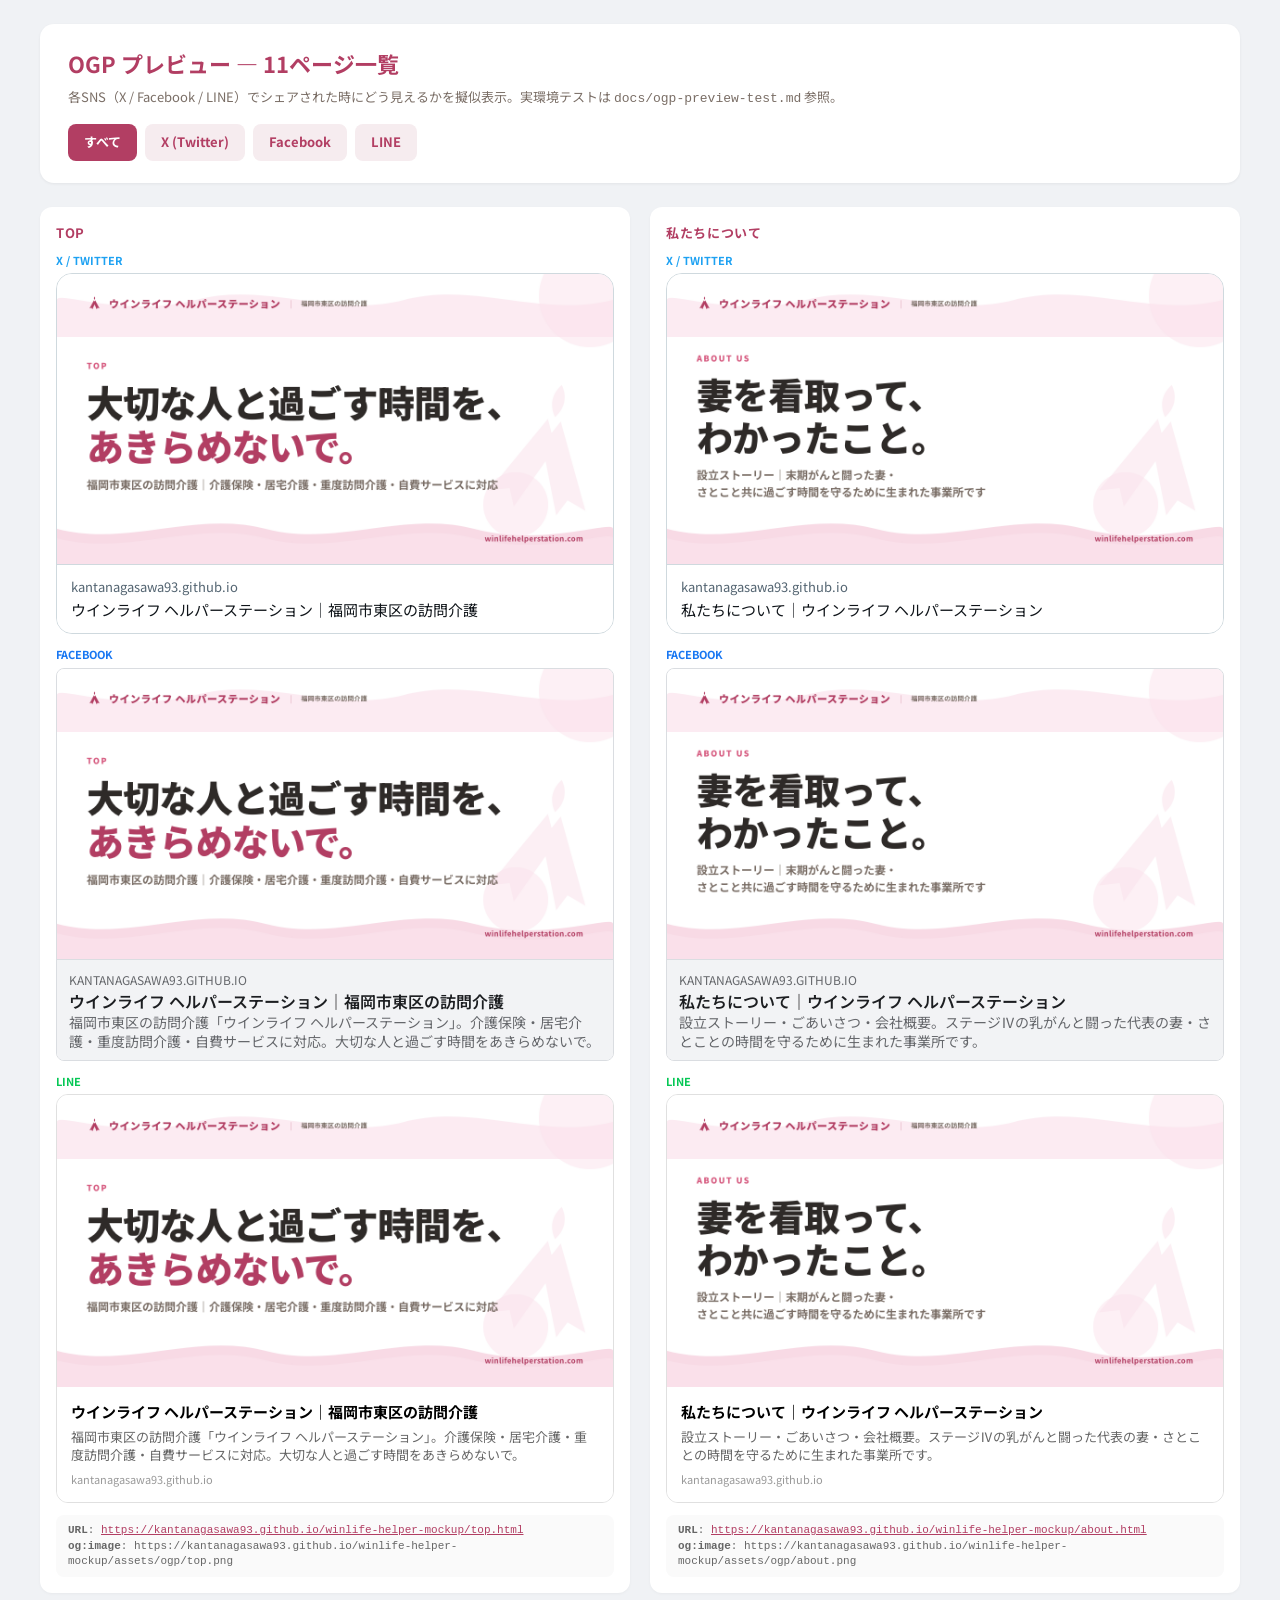
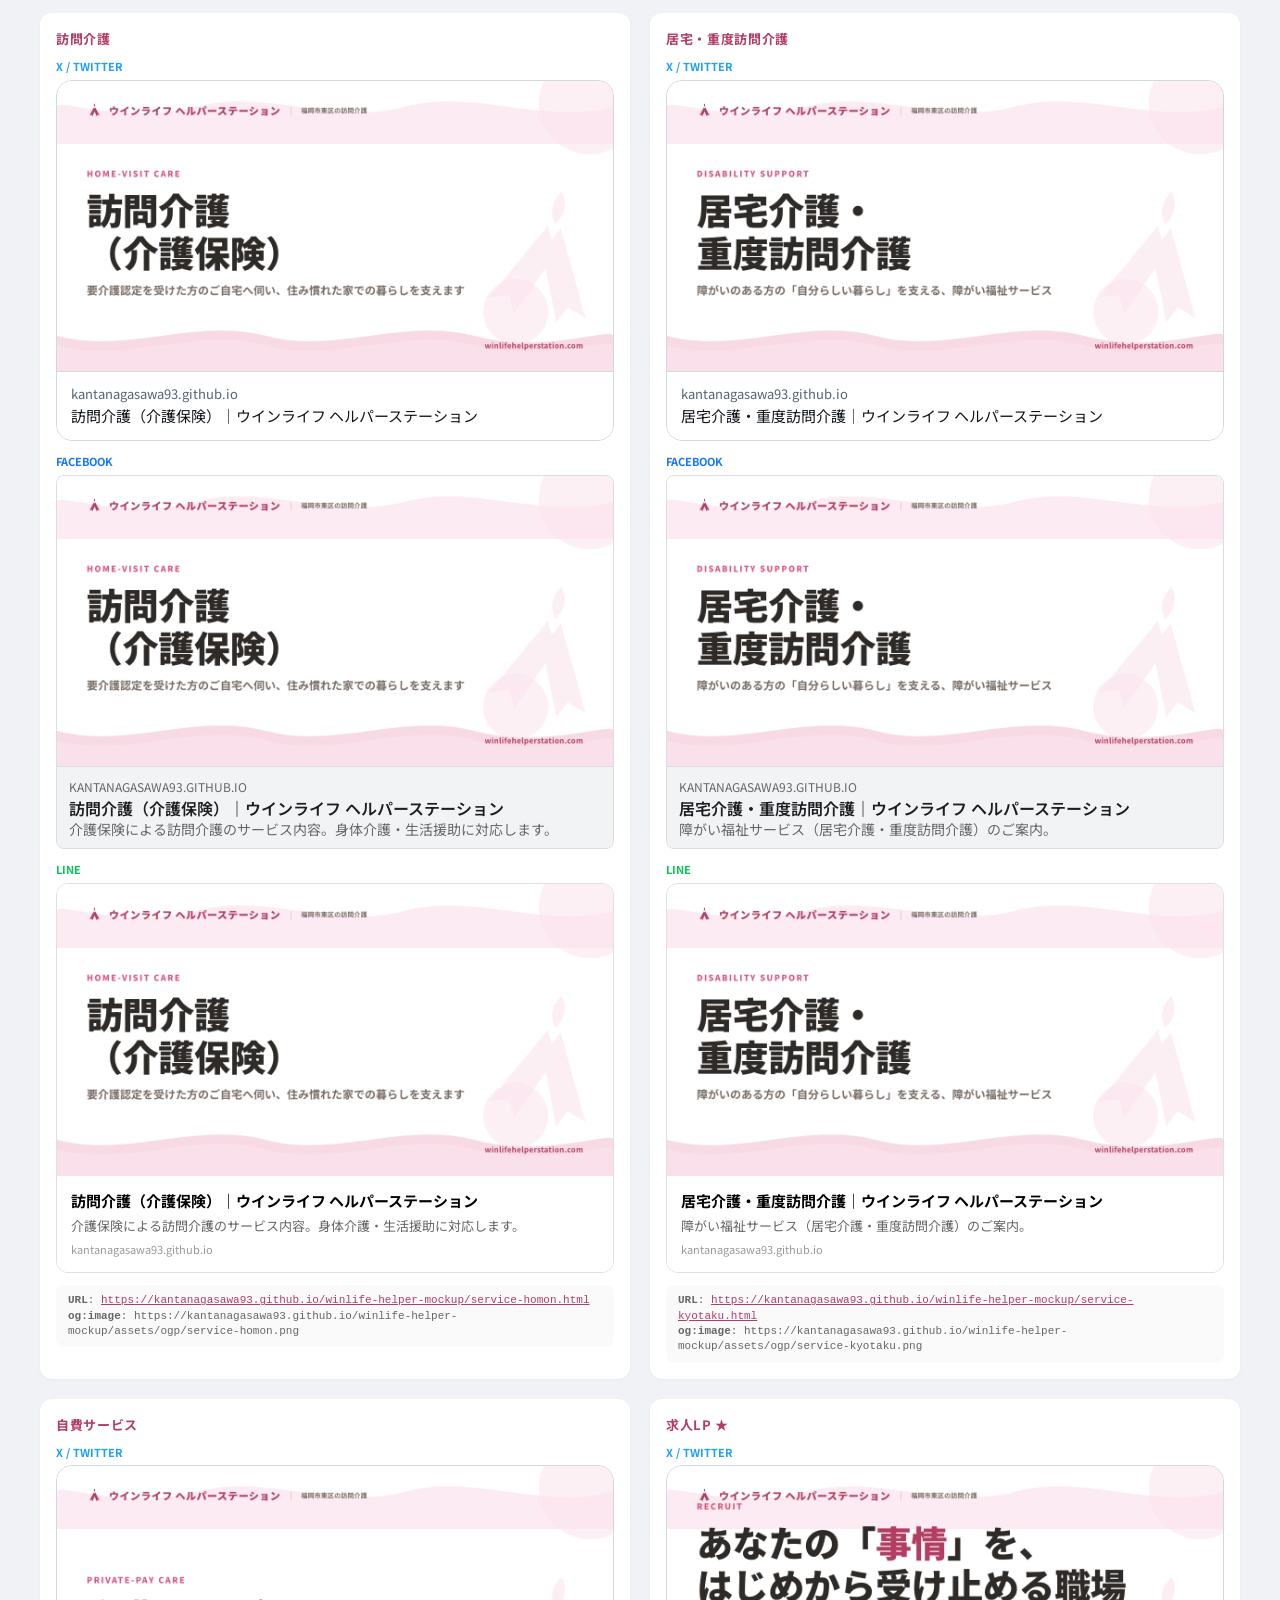
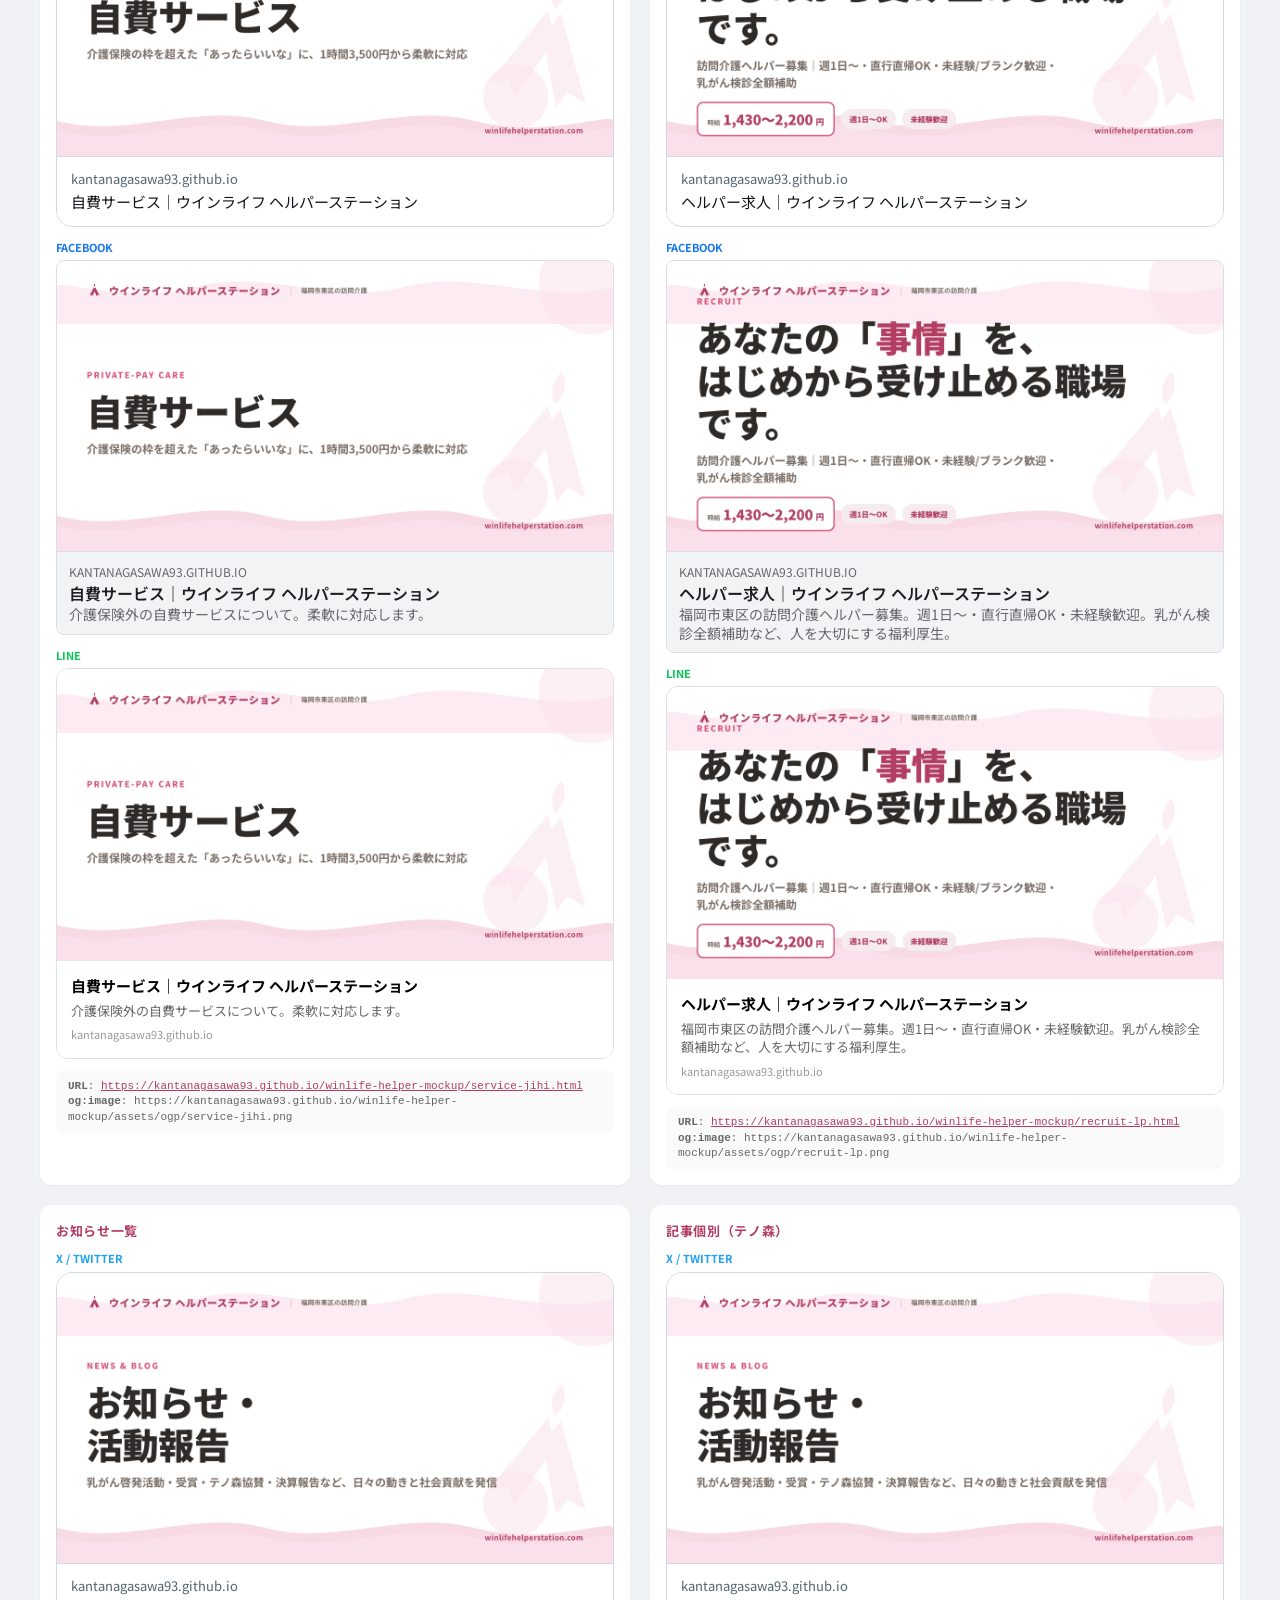
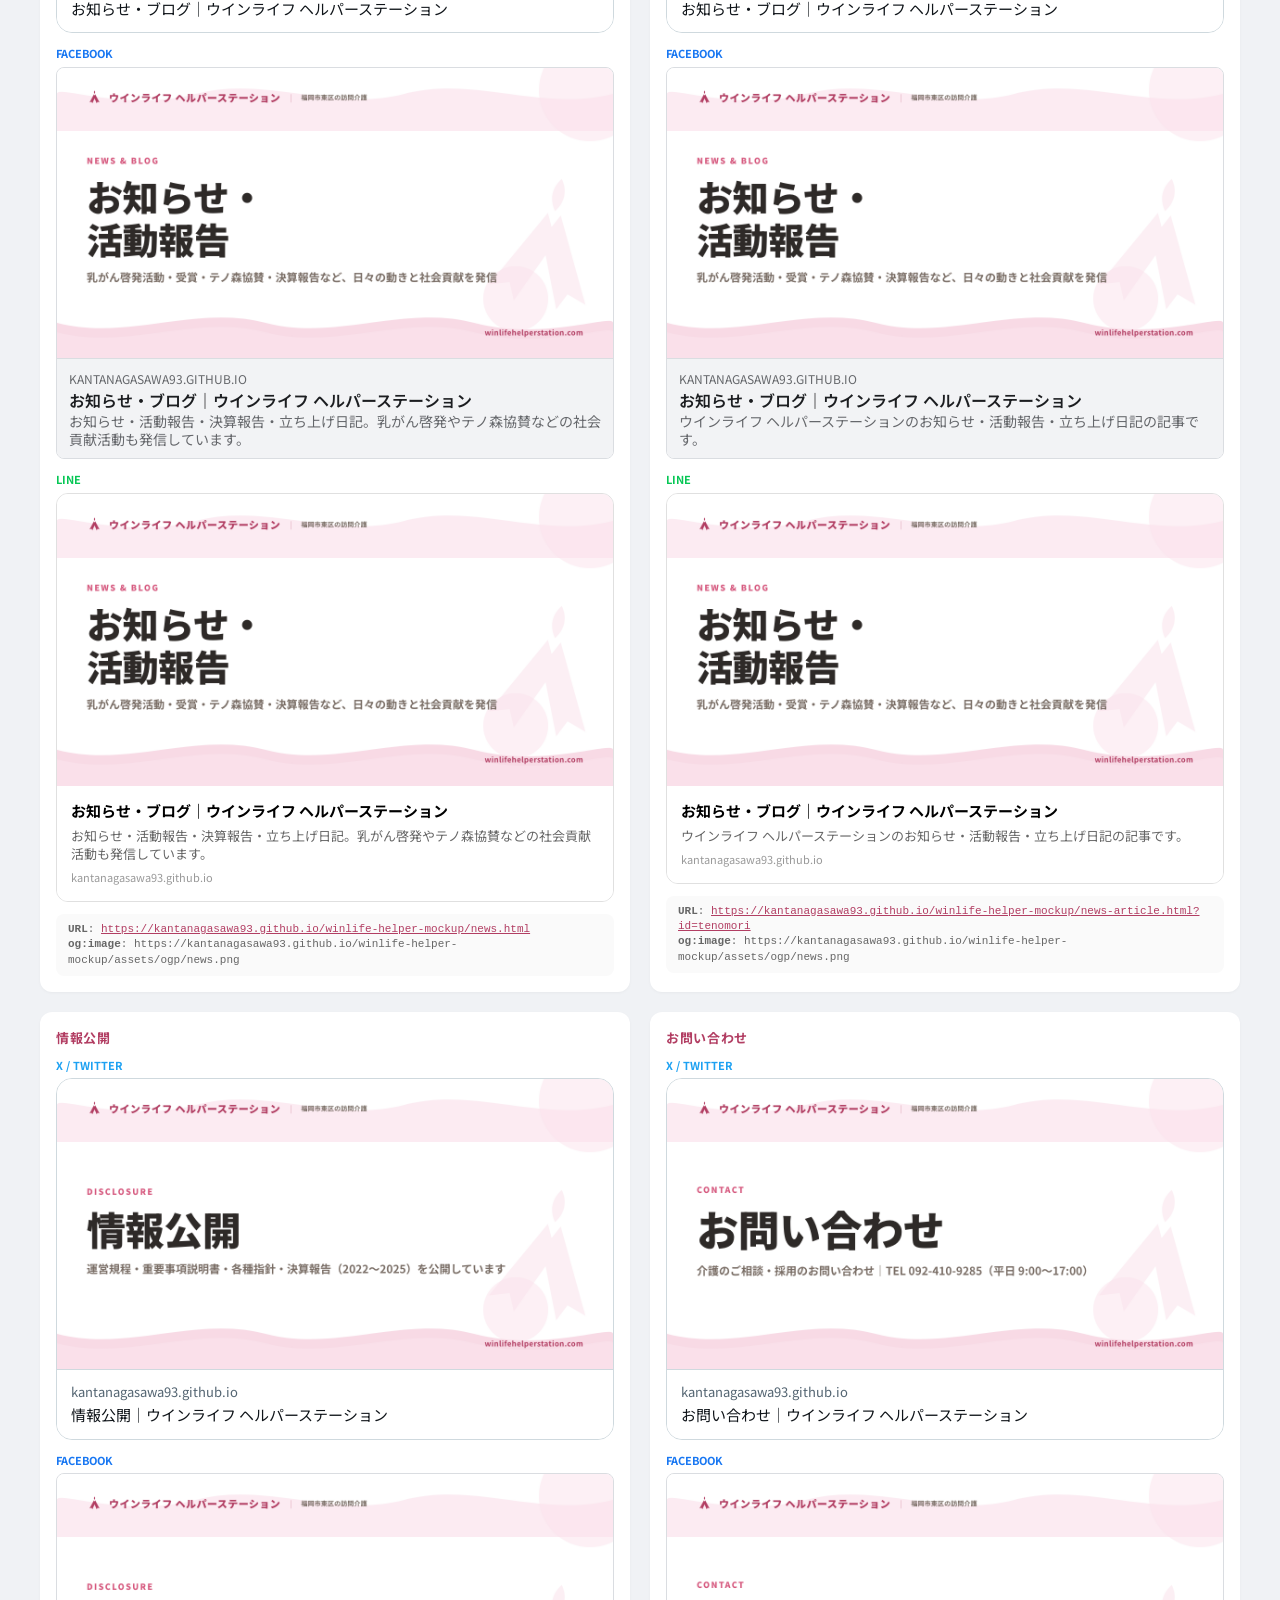
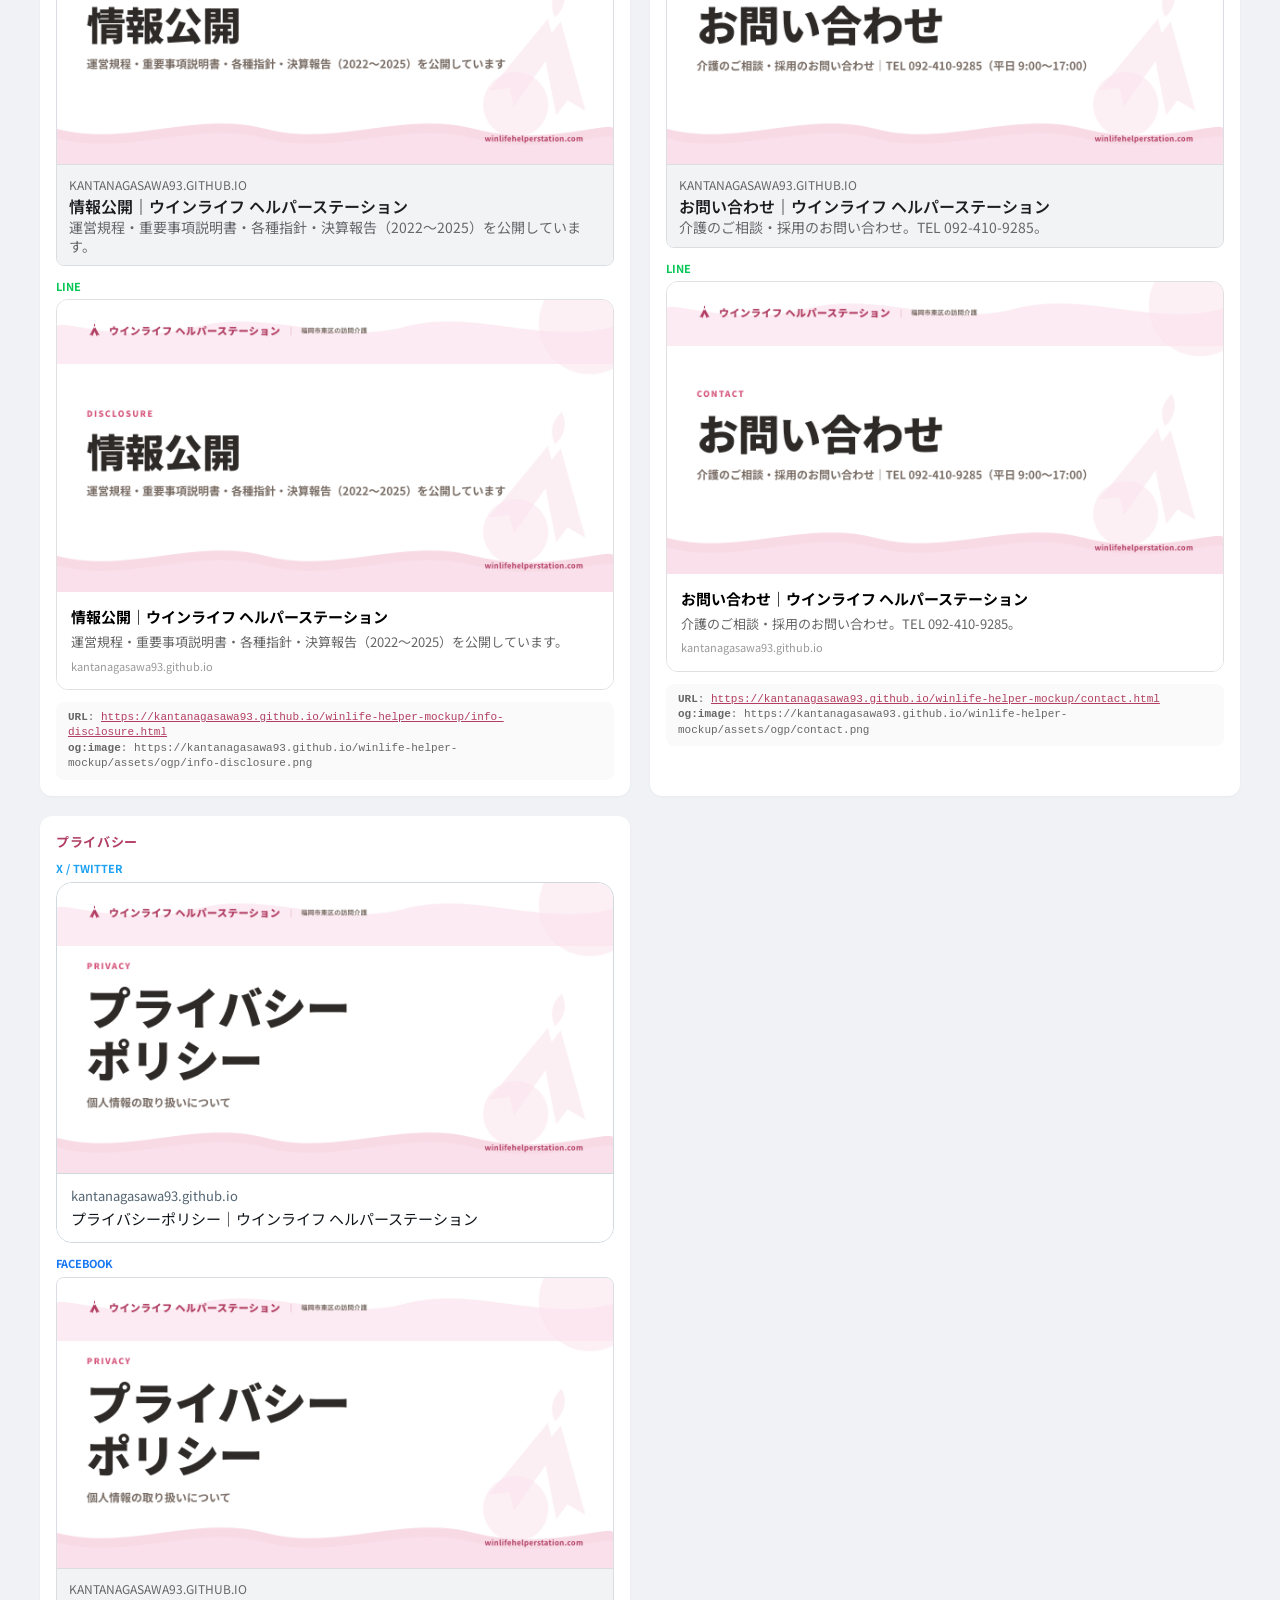
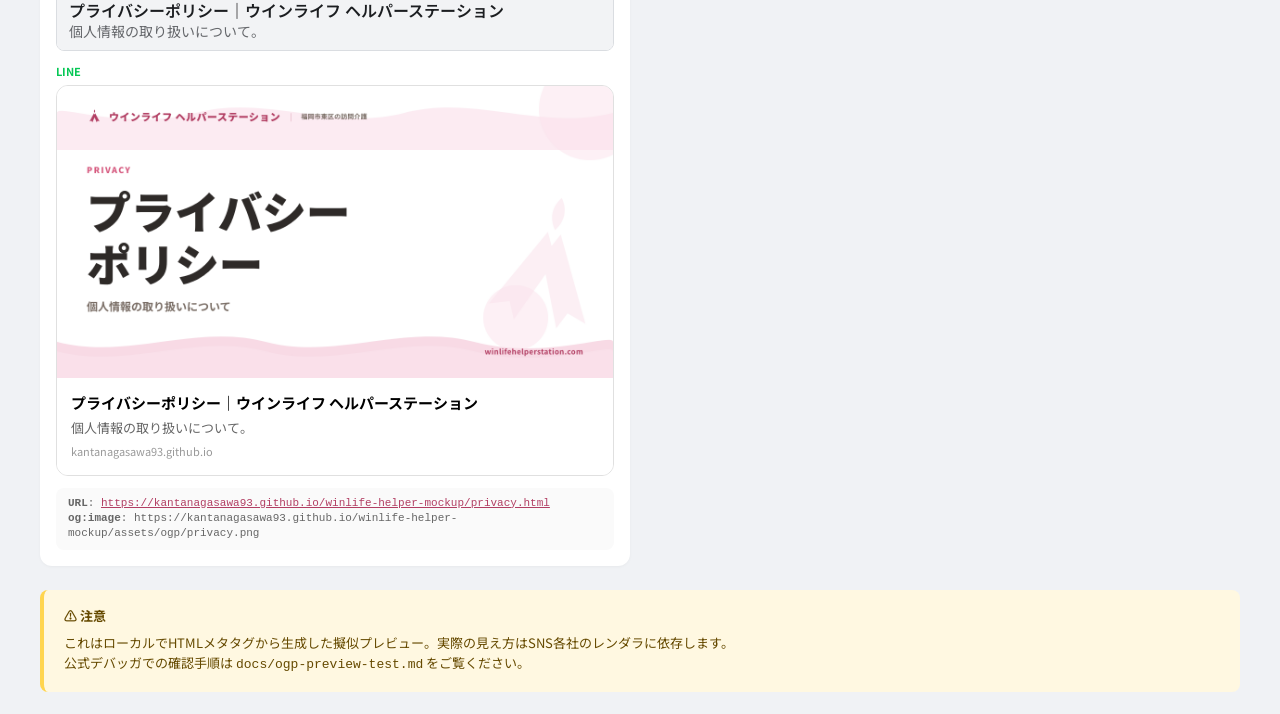
<file: _ogp/preview.html>
<!DOCTYPE html>
<html lang="ja">
<head>
<meta charset="UTF-8">
<meta name="viewport" content="width=device-width, initial-scale=1.0">
<title>OGP プレビュー — ウインライフ ヘルパーステーション</title>
<link rel="preconnect" href="https://fonts.googleapis.com">
<link href="https://fonts.googleapis.com/css2?family=Noto+Sans+JP:wght@400;700;900&display=swap" rel="stylesheet">
<style>
:root{--rose:#D6587E;--rose-deep:#B23E63;--base:#FBF7F4;--tint:#F6ECEF;--ink:#2E2A28;--greige:#7A6E66}
*{margin:0;padding:0;box-sizing:border-box}
body{font-family:"Noto Sans JP",sans-serif;background:#F0F2F5;color:var(--ink);line-height:1.6;padding:24px;font-size:14px}
header{max-width:1200px;margin:0 auto 24px;background:#fff;border-radius:14px;padding:22px 28px;box-shadow:0 1px 3px rgba(0,0,0,.06)}
header h1{color:var(--rose-deep);font-size:22px;margin-bottom:6px}
header p{color:var(--greige);margin-bottom:14px;font-size:13px}
.platform-switcher{display:flex;gap:8px;flex-wrap:wrap}
.platform-switcher a{display:inline-block;padding:8px 16px;border-radius:8px;background:var(--tint);color:var(--rose-deep);text-decoration:none;font-weight:700;font-size:13px}
.platform-switcher a.active{background:var(--rose-deep);color:#fff}

.grid{max-width:1200px;margin:0 auto;display:grid;grid-template-columns:repeat(auto-fill,minmax(560px,1fr));gap:20px}

/* === X / Twitter Card === */
.card-x{background:#fff;border-radius:16px;overflow:hidden;border:1px solid #cfd9de}
.card-x .img-wrap{aspect-ratio:1200/628;overflow:hidden;background:#000;border-bottom:1px solid #cfd9de}
.card-x .img-wrap img{width:100%;height:100%;object-fit:cover;display:block}
.card-x .body{padding:12px 14px;background:#fff}
.card-x .domain{color:#536471;font-size:13px;text-transform:none;margin-bottom:2px}
.card-x .title{color:#0f1419;font-size:15px;font-weight:400;line-height:1.3;margin-bottom:2px}
.card-x .desc{color:#536471;font-size:13px;line-height:1.3;display:-webkit-box;-webkit-line-clamp:2;-webkit-box-orient:vertical;overflow:hidden}

/* === Facebook === */
.card-fb{background:#fff;border-radius:8px;overflow:hidden;border:1px solid #dadde1}
.card-fb .img-wrap{aspect-ratio:1.91/1;overflow:hidden;background:#f0f2f5;border-bottom:1px solid #dadde1}
.card-fb .img-wrap img{width:100%;height:100%;object-fit:cover;display:block}
.card-fb .body{padding:10px 12px;background:#f2f3f5}
.card-fb .domain{color:#65676b;font-size:12px;text-transform:uppercase;margin-bottom:2px}
.card-fb .title{color:#1c1e21;font-size:16px;font-weight:600;line-height:1.25;margin-bottom:2px;display:-webkit-box;-webkit-line-clamp:2;-webkit-box-orient:vertical;overflow:hidden}
.card-fb .desc{color:#65676b;font-size:14px;line-height:1.3;display:-webkit-box;-webkit-line-clamp:2;-webkit-box-orient:vertical;overflow:hidden}

/* === LINE === */
.card-line{background:#fff;border-radius:12px;overflow:hidden;border:1px solid #e0e0e0;display:flex;flex-direction:column}
.card-line .img-wrap{aspect-ratio:1200/630;overflow:hidden;background:#e0e0e0}
.card-line .img-wrap img{width:100%;height:100%;object-fit:cover;display:block}
.card-line .body{padding:14px;background:#fff}
.card-line .title{color:#000;font-size:15px;font-weight:700;line-height:1.4;margin-bottom:6px;display:-webkit-box;-webkit-line-clamp:2;-webkit-box-orient:vertical;overflow:hidden}
.card-line .desc{color:#666;font-size:13px;line-height:1.4;display:-webkit-box;-webkit-line-clamp:2;-webkit-box-orient:vertical;overflow:hidden;margin-bottom:6px}
.card-line .domain{color:#999;font-size:11px}

/* === Common header / meta info === */
.card-meta{margin-top:6px;padding:8px 12px;background:#fafafa;border-radius:8px;font-size:11px;color:#666;font-family:monospace;line-height:1.4}
.card-meta a{color:var(--rose-deep)}
.card-wrap{background:#fff;border-radius:12px;padding:16px;box-shadow:0 1px 3px rgba(0,0,0,.04)}
.card-wrap h2{font-size:13px;font-weight:700;color:var(--rose-deep);margin-bottom:8px;text-transform:uppercase;letter-spacing:.05em}
.notice{max-width:1200px;margin:24px auto 0;background:#fff8e1;border-left:4px solid #ffd54f;padding:16px 20px;border-radius:8px;font-size:13px;color:#664a00}
.notice strong{display:block;margin-bottom:6px;color:#664a00}

@media(max-width:640px){
  .grid{grid-template-columns:1fr}
  body{padding:14px}
}
</style>
</head>
<body>
<header>
  <h1>OGP プレビュー — 11ページ一覧</h1>
  <p>各SNS（X / Facebook / LINE）でシェアされた時にどう見えるかを擬似表示。実環境テストは <code>docs/ogp-preview-test.md</code> 参照。</p>
  <div class="platform-switcher">
    <a href="?platform=all" data-p="all">すべて</a>
    <a href="?platform=x" data-p="x">X (Twitter)</a>
    <a href="?platform=fb" data-p="fb">Facebook</a>
    <a href="?platform=line" data-p="line">LINE</a>
  </div>
</header>

<div class="grid" id="grid"></div>

<div class="notice">
  <strong>⚠️ 注意</strong>
  これはローカルでHTMLメタタグから生成した擬似プレビュー。実際の見え方はSNS各社のレンダラに依存します。<br>
  公式デバッガでの確認手順は <code>docs/ogp-preview-test.md</code> をご覧ください。
</div>

<script>
const BASE = 'https://kantanagasawa93.github.io/winlife-helper-mockup/';

const PAGES = [
  {url: 'top.html',                       label: 'TOP'},
  {url: 'about.html',                     label: '私たちについて'},
  {url: 'service-homon.html',             label: '訪問介護'},
  {url: 'service-kyotaku.html',           label: '居宅・重度訪問介護'},
  {url: 'service-jihi.html',              label: '自費サービス'},
  {url: 'recruit-lp.html',                label: '求人LP ★'},
  {url: 'news.html',                      label: 'お知らせ一覧'},
  {url: 'news-article.html?id=tenomori',  label: '記事個別（テノ森）'},
  {url: 'info-disclosure.html',           label: '情報公開'},
  {url: 'contact.html',                   label: 'お問い合わせ'},
  {url: 'privacy.html',                   label: 'プライバシー'},
];

const platform = (new URLSearchParams(location.search).get('platform')) || 'all';

// switcherのactive表示
for (const a of document.querySelectorAll('.platform-switcher a')) {
  if (a.dataset.p === platform) a.classList.add('active');
}

async function fetchOGP(url) {
  // CORS無視できないので、メタタグはHTMLを文字列でfetchして正規表現で抜く
  try {
    const html = await fetch(url).then(r => r.text());
    const get = (prop) => {
      const m = html.match(new RegExp(`<meta\\s+(?:property|name)="${prop}"\\s+content="([^"]+)"`, 'i'));
      return m ? m[1] : '';
    };
    return {
      title: get('og:title'),
      desc: get('og:description'),
      img: get('og:image'),
      url: get('og:url'),
      site: get('og:site_name'),
    };
  } catch(e) {
    return null;
  }
}

function makeCardX(d) {
  return `<div class="card-x">
    <div class="img-wrap"><img src="${d.img}" alt=""></div>
    <div class="body">
      <div class="domain">kantanagasawa93.github.io</div>
      <div class="title">${escapeHTML(d.title)}</div>
    </div>
  </div>`;
}

function makeCardFB(d) {
  return `<div class="card-fb">
    <div class="img-wrap"><img src="${d.img}" alt=""></div>
    <div class="body">
      <div class="domain">KANTANAGASAWA93.GITHUB.IO</div>
      <div class="title">${escapeHTML(d.title)}</div>
      <div class="desc">${escapeHTML(d.desc)}</div>
    </div>
  </div>`;
}

function makeCardLINE(d) {
  return `<div class="card-line">
    <div class="img-wrap"><img src="${d.img}" alt=""></div>
    <div class="body">
      <div class="title">${escapeHTML(d.title)}</div>
      <div class="desc">${escapeHTML(d.desc)}</div>
      <div class="domain">kantanagasawa93.github.io</div>
    </div>
  </div>`;
}

function escapeHTML(s) {
  return String(s||'').replace(/&/g,'&amp;').replace(/</g,'&lt;').replace(/>/g,'&gt;');
}

async function main() {
  const grid = document.getElementById('grid');
  // 親ディレクトリ basis でフェッチ（mockupルート直下にあるので ../）
  for (const p of PAGES) {
    const localURL = '../' + p.url;
    const data = await fetchOGP(localURL);
    if (!data) {
      grid.insertAdjacentHTML('beforeend', `
        <div class="card-wrap"><h2>${p.label}</h2><p style="color:#c00">取得失敗</p></div>`);
      continue;
    }
    // 画像URLが絶対なら使う、相対なら相対のまま（プレビュー用）
    if (data.img && !data.img.startsWith('http')) {
      data.img = '../' + data.img;
    }
    let cards = '';
    if (platform === 'all' || platform === 'x')  cards += `<div style="margin-bottom:12px"><div style="font-size:11px;color:#1da1f2;font-weight:700;margin-bottom:4px;text-transform:uppercase">X / Twitter</div>${makeCardX(data)}</div>`;
    if (platform === 'all' || platform === 'fb') cards += `<div style="margin-bottom:12px"><div style="font-size:11px;color:#1877f2;font-weight:700;margin-bottom:4px;text-transform:uppercase">Facebook</div>${makeCardFB(data)}</div>`;
    if (platform === 'all' || platform === 'line') cards += `<div style="margin-bottom:12px"><div style="font-size:11px;color:#06c755;font-weight:700;margin-bottom:4px;text-transform:uppercase">LINE</div>${makeCardLINE(data)}</div>`;

    grid.insertAdjacentHTML('beforeend', `
      <div class="card-wrap">
        <h2>${escapeHTML(p.label)}</h2>
        ${cards}
        <div class="card-meta">
          <strong>URL</strong>: <a href="${BASE + p.url}" target="_blank">${BASE + p.url}</a><br>
          <strong>og:image</strong>: ${escapeHTML((data.img||'').replace('../','/'))}
        </div>
      </div>`);
  }
}

main();
</script>
</body>
</html>
</file>
<file: assets/common.css>
/*! common.css — 全ページ共通スタイル
 *  ウインライフ ヘルパーステーション モック
 *  ここに入っているのは「全ページが同じ実装で良いもの」だけ。
 *  ページ固有の上書きはインライン <style> でやる（特に top.html の hero ナビ等）。
 */

/* === 設計トークン =========================================== */
:root{
  --rose:#D6587E;
  --rose-deep:#B23E63;
  --greige:#7A6E66;
  --base:#FBF7F4;
  --tint:#F6ECEF;
  --neutral:#F4F1EE;
  --ink:#2E2A28;
  --sage:#8DA38B;
  --tel:#E8843C;
}

/* === Reset & Base ========================================== */
*{margin:0;padding:0;box-sizing:border-box}
html{scroll-behavior:smooth}
body{font-family:"Noto Sans JP",sans-serif;color:var(--ink);background:var(--base);line-height:1.9;font-size:17px;-webkit-font-smoothing:antialiased}
img{max-width:100%;display:block}
a{color:inherit}

/* === モック注意バナー ====================================== */
.mocknote{background:#332;color:#ffd;text-align:center;padding:8px;font-size:13px;font-weight:700;letter-spacing:.05em}
.mocknote a{color:#ffd;margin:0 8px}

/* === アクセシビリティ ====================================== */
:focus-visible{outline:3px solid var(--rose);outline-offset:2px;border-radius:4px}
.navtoggle:focus-visible{outline-offset:3px}
.skiplink{position:absolute;left:8px;top:-44px;background:var(--rose-deep);color:#fff;padding:10px 16px;border-radius:8px;font-weight:700;text-decoration:none;z-index:200;transition:top .2s}
.skiplink:focus{top:8px}

/* === グローバルナビ（ハンバーガー型・10ページ共通） ============== */
/* TOP は position:absolute、ボタン白、ロゴ非表示にインラインで上書き */
.nav{position:relative;z-index:30;background:transparent;border-bottom:none}
.navbar .row{width:100%;max-width:none;margin:0 auto;padding:0 clamp(20px,5vw,56px);display:grid;grid-template-columns:1fr auto 1fr;align-items:center;height:64px;gap:14px}
.navtoggle{justify-self:end;display:inline-flex;align-items:center;justify-content:center;width:46px;height:46px;border-radius:50%;background:var(--tint);border:0;font-size:27px;color:var(--rose-deep);cursor:pointer;line-height:1;position:relative;z-index:60;transition:background .2s}
.navtoggle:hover{background:#f0d9e1}
.logo{grid-column:2;justify-self:center;font-weight:900;color:var(--rose-deep);font-size:clamp(15px,2.3vw,21px);white-space:nowrap;text-decoration:none;letter-spacing:.12em}
.navspacer{display:none}
.navtop-right{grid-column:3;justify-self:end;display:flex;align-items:center;gap:10px}
.htel{display:inline-flex;align-items:center;gap:7px;background:var(--rose-deep);color:#fff;padding:9px 16px;border-radius:999px;font-weight:700;text-decoration:none;font-size:15px;white-space:nowrap}
.ico-tel{width:16px;height:16px}

/* ドロワー */
.nav.open::after{content:"";position:fixed;inset:0;background:rgba(46,42,40,.4);z-index:48}
.menu{position:fixed;top:0;right:0;left:auto;bottom:0;width:min(420px,84vw);z-index:50;list-style:none;display:flex;flex-direction:column;align-items:stretch;background:#fff;padding:74px 22px 28px;overflow-y:auto;transform:translateX(100%);transition:transform .3s ease;box-shadow:-12px 0 40px rgba(0,0,0,.14)}
.nav.open .menu{transform:none}
.menu>li{position:relative}
.menu>li>a{display:block;text-decoration:none;color:var(--ink);font-weight:700;padding:14px 6px;border-bottom:1px solid #f3e7eb;font-size:17px}
.menu>li>a.hot{color:var(--rose-deep)}
.has-sub>a:after{content:"\25BE";float:right;color:var(--rose)}
.submenu{list-style:none;padding:2px 0 10px 16px}
.submenu li a{display:block;text-decoration:none;color:var(--greige);padding:9px 6px;font-size:14px}
.submenu li a:hover{color:var(--rose-deep)}
.menu li.telitem a{display:inline-block;margin-top:16px;background:var(--rose-deep);color:#fff;padding:11px 20px;border-radius:999px;font-weight:700;border-bottom:0;text-align:center}
.menu li.telitem a .ico-tel{vertical-align:-3px;margin-right:4px}
@media(max-width:600px){ .htel{display:none} .logo{letter-spacing:.04em;font-size:14px} }

/* === フッター（波装飾・全ページ共通） ========================== */
footer{position:relative;margin-top:64px;background:linear-gradient(180deg,#F7D3E0,#F0BCD0);color:#8a4f62;padding:60px 0 40px;font-size:14px;text-align:center}
footer::before{content:"";position:absolute;left:0;right:0;top:-58px;height:72px;pointer-events:none;filter:blur(3px);background:url("data:image/svg+xml,%3Csvg xmlns='http://www.w3.org/2000/svg' width='2240' height='72' viewBox='0 0 2240 72' preserveAspectRatio='none'%3E%3Cpath d='M0 72 L0 8.1 L16 9.1 L32 11.0 L48 13.6 L64 16.6 L80 19.3 L96 21.4 L112 22.6 L128 22.9 L144 22.5 L160 21.9 L176 21.4 L192 21.6 L208 22.5 L224 24.1 L240 26.1 L256 28.1 L272 29.9 L288 31.0 L304 31.5 L320 31.6 L336 31.4 L352 31.3 L368 31.6 L384 32.2 L400 33.1 L416 34.0 L432 34.8 L448 35.2 L464 35.3 L480 35.2 L496 35.5 L512 36.5 L528 38.4 L544 41.6 L560 45.7 L576 50.5 L592 55.4 L608 59.9 L624 63.4 L640 65.8 L656 67.1 L672 67.6 L688 67.6 L704 67.6 L720 67.8 L736 68.4 L752 69.1 L768 69.8 L784 70.1 L800 70.1 L816 69.5 L832 68.7 L848 67.9 L864 67.4 L880 67.3 L896 67.7 L912 68.4 L928 69.0 L944 69.1 L960 68.3 L976 66.6 L992 64.0 L1008 61.0 L1024 57.8 L1040 55.2 L1056 53.2 L1072 52.2 L1088 51.8 L1104 51.9 L1120 51.8 L1136 51.2 L1152 49.8 L1168 47.6 L1184 44.8 L1200 41.8 L1216 38.7 L1232 36.0 L1248 33.8 L1264 31.9 L1280 30.1 L1296 28.4 L1312 26.6 L1328 24.7 L1344 23.0 L1360 21.7 L1376 21.4 L1392 22.2 L1408 24.3 L1424 27.2 L1440 30.8 L1456 34.3 L1472 37.3 L1488 39.4 L1504 40.4 L1520 40.5 L1536 40.1 L1552 39.4 L1568 39.0 L1584 39.1 L1600 39.7 L1616 40.5 L1632 41.3 L1648 41.9 L1664 41.8 L1680 41.2 L1696 40.2 L1712 39.1 L1728 38.0 L1744 37.3 L1760 36.9 L1776 36.6 L1792 36.3 L1808 35.5 L1824 34.1 L1840 32.0 L1856 29.5 L1872 26.8 L1888 24.5 L1904 22.9 L1920 22.4 L1936 22.9 L1952 24.2 L1968 25.7 L1984 27.0 L2000 27.6 L2016 27.3 L2032 26.0 L2048 24.0 L2064 21.7 L2080 19.4 L2096 17.4 L2112 15.8 L2128 14.6 L2144 13.6 L2160 12.5 L2176 11.3 L2192 10.0 L2208 8.9 L2224 8.1 L2240 8.1 L2240 72 Z' fill='%23FBE2EC'/%3E%3C/svg%3E") repeat-x bottom;background-size:2240px 72px;animation:footerwave2 90s linear infinite}
footer::after{content:"";position:absolute;left:0;right:0;top:-44px;height:64px;pointer-events:none;filter:blur(2px);background:url("data:image/svg+xml,%3Csvg xmlns='http://www.w3.org/2000/svg' width='1920' height='64' viewBox='0 0 1920 64' preserveAspectRatio='none'%3E%3Cpath d='M0 64 L0 6.1 L16 6.2 L32 8.0 L48 11.0 L64 14.7 L80 18.3 L96 21.1 L112 22.8 L128 23.2 L144 22.8 L160 22.1 L176 21.6 L192 21.7 L208 22.8 L224 24.5 L240 26.5 L256 28.3 L272 29.4 L288 29.6 L304 28.8 L320 27.4 L336 25.7 L352 24.1 L368 23.1 L384 22.6 L400 22.4 L416 22.1 L432 21.5 L448 20.2 L464 18.3 L480 16.2 L496 14.2 L512 13.2 L528 13.6 L544 15.7 L560 19.2 L576 23.7 L592 28.5 L608 32.7 L624 35.6 L640 36.9 L656 36.5 L672 35.0 L688 32.7 L704 30.4 L720 28.6 L736 27.5 L752 27.0 L768 26.9 L784 26.9 L800 26.6 L816 26.2 L832 25.7 L848 25.4 L864 25.9 L880 27.2 L896 29.5 L912 32.5 L928 35.7 L944 38.4 L960 40.1 L976 40.4 L992 39.3 L1008 37.1 L1024 34.5 L1040 32.2 L1056 30.9 L1072 30.9 L1088 32.3 L1104 34.6 L1120 37.5 L1136 40.1 L1152 42.2 L1168 43.5 L1184 44.1 L1200 44.3 L1216 44.8 L1232 45.9 L1248 47.8 L1264 50.7 L1280 54.0 L1296 57.5 L1312 60.6 L1328 63.0 L1344 64.7 L1360 65.9 L1376 67.0 L1392 68.1 L1408 69.7 L1424 71.7 L1440 73.7 L1456 75.2 L1472 75.5 L1488 74.2 L1504 71.1 L1520 66.3 L1536 60.2 L1552 53.8 L1568 47.8 L1584 42.9 L1600 39.6 L1616 37.7 L1632 37.1 L1648 37.0 L1664 37.0 L1680 36.6 L1696 35.4 L1712 33.7 L1728 31.7 L1744 29.7 L1760 28.0 L1776 26.7 L1792 25.6 L1808 24.4 L1824 22.8 L1840 20.5 L1856 17.4 L1872 13.9 L1888 10.4 L1904 7.6 L1920 6.1 L1920 64 Z' fill='%23F7D3E0'/%3E%3C/svg%3E") repeat-x bottom;background-size:1920px 64px;animation:footerwave 70s linear infinite}
@keyframes footerwave{from{background-position:0 100%}to{background-position:1920px 100%}}
@keyframes footerwave2{from{background-position:0 100%}to{background-position:-2240px 100%}}
@media(prefers-reduced-motion:reduce){footer::before,footer::after{animation:none}}
footer strong{color:var(--rose-deep)}
footer a{color:var(--rose-deep);font-weight:700}
</file>
